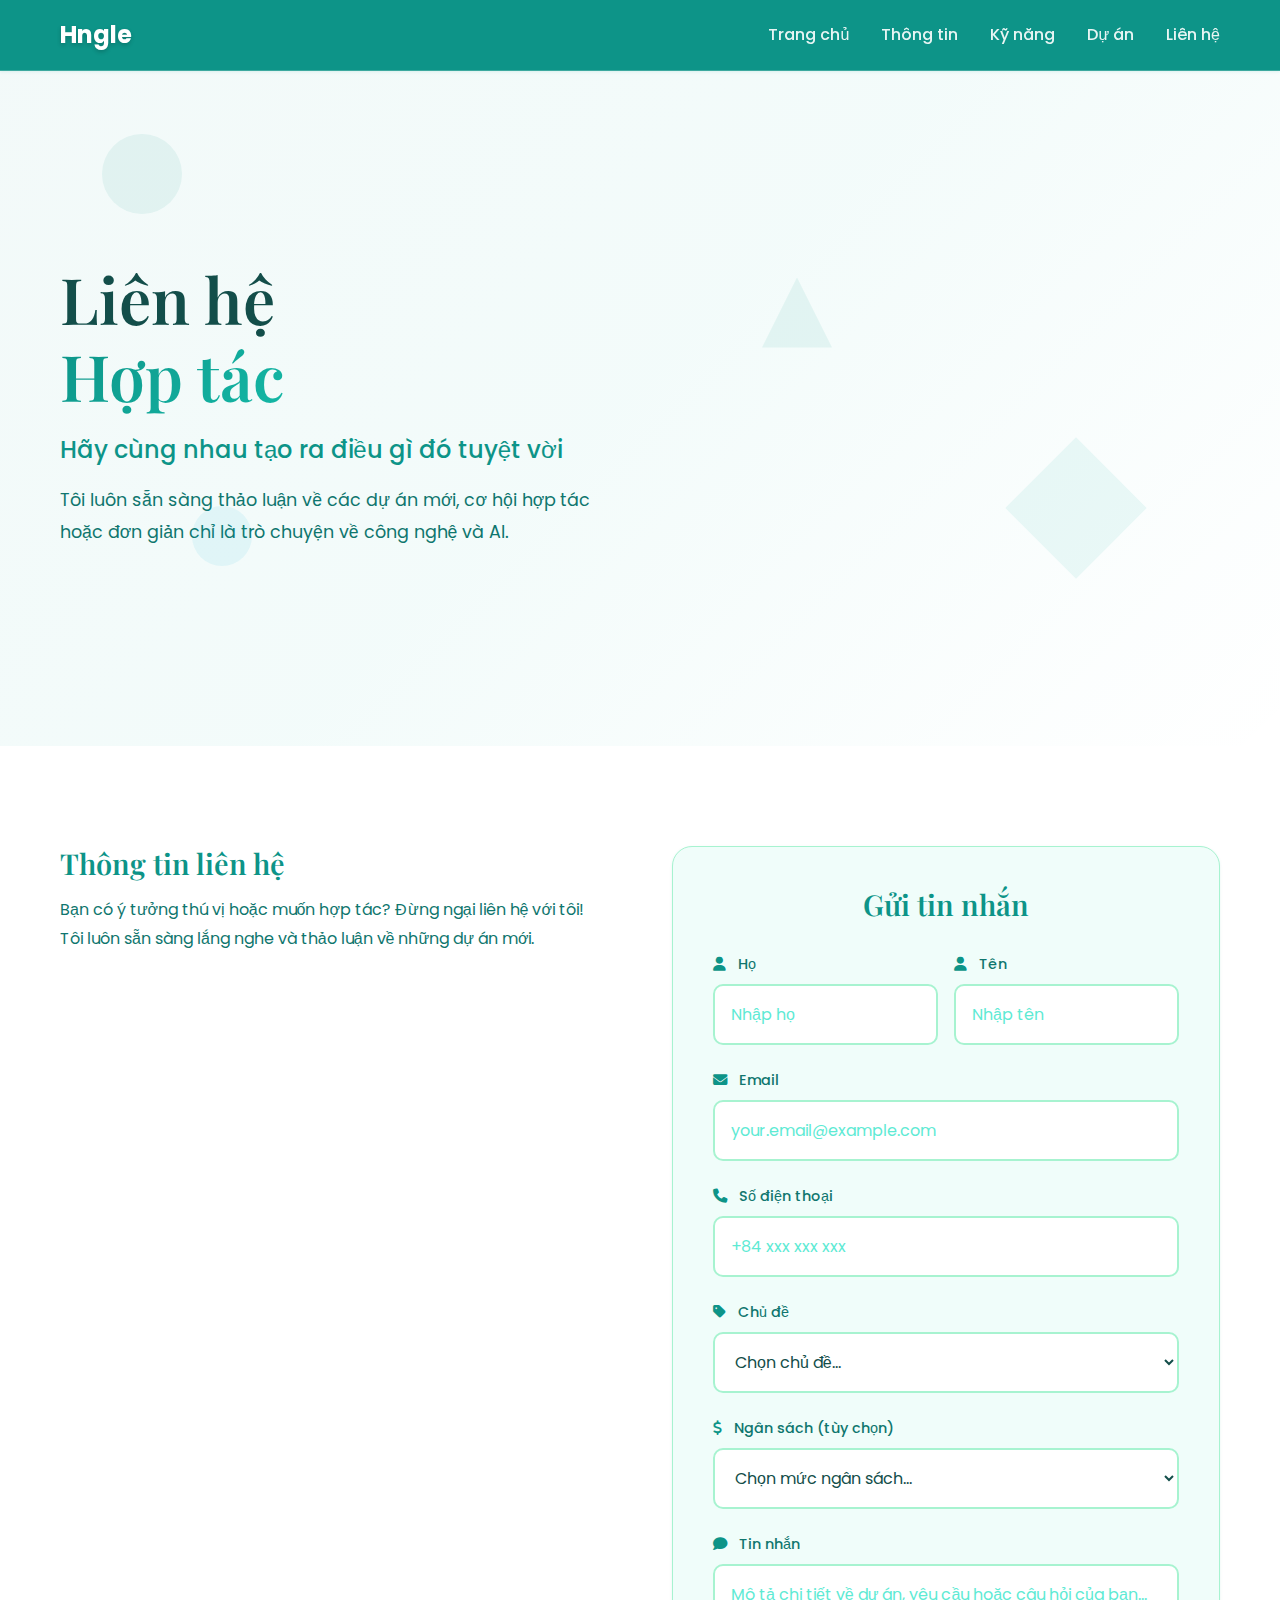
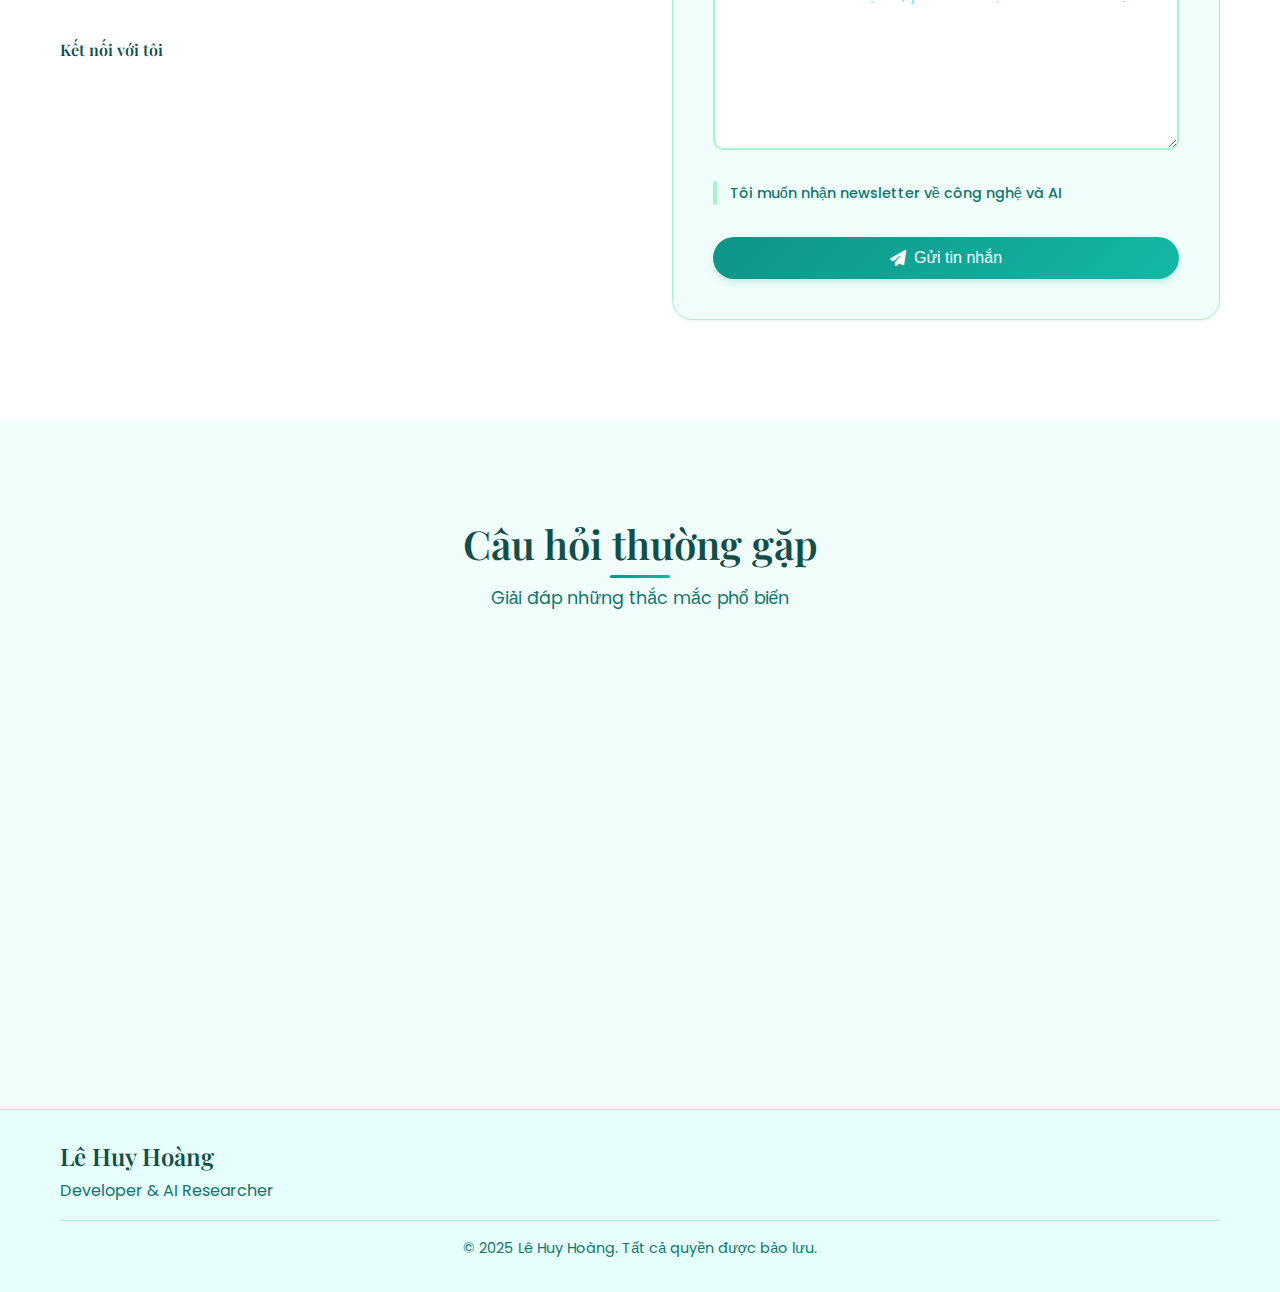
<file: contact.html>
<!DOCTYPE html>
<html lang="vi">
<head>
  <meta charset="UTF-8">
  <meta name="viewport" content="width=device-width, initial-scale=1.0">
  <meta name="description" content="Liên hệ với Lê Huy Hoàng - Developer & AI Researcher">
  <meta name="keywords" content="developer, AI, contact, hire, collaboration, freelance">
  <meta name="author" content="Lê Huy Hoàng">
  <title>Liên hệ - Lê Huy Hoàng | Portfolio</title>
  
  <!-- Favicon -->
  <link rel="icon" type="image/x-icon" href="data:image/svg+xml,<svg xmlns='http://www.w3.org/2000/svg' viewBox='0 0 100 100'><text y='.9em' font-size='90'>🚀</text></svg>">
  
  <!-- Google Fonts -->
  <link rel="preconnect" href="https://fonts.googleapis.com">
  <link rel="preconnect" href="https://fonts.gstatic.com" crossorigin>
  <link href="https://fonts.googleapis.com/css2?family=Poppins:wght@300;400;500;600;700&family=Playfair+Display:wght@400;500;700&display=swap" rel="stylesheet">
  
  <!-- Font Awesome -->
  <link rel="stylesheet" href="https://cdnjs.cloudflare.com/ajax/libs/font-awesome/6.4.0/css/all.min.css">
  
  <!-- Custom CSS -->
  <link rel="stylesheet" href="style.css">
</head>
<body>
  <!-- Navigation -->
  <nav class="navbar">
    <div class="nav-container">
      <div class="nav-brand">
        <a href="index.html" class="logo">Hngle</a>
      </div>
      <ul class="nav-menu">
        <li><a href="index.html">Trang chủ</a></li>
        <li><a href="info.html">Thông tin</a></li>
        <li><a href="skills.html">Kỹ năng</a></li>
        <li><a href="projects.html">Dự án</a></li>
        <li><a href="contact.html">Liên hệ</a></li>
      </ul>
      <div class="hamburger">
        <span></span>
        <span></span>
        <span></span>
      </div>
    </div>
  </nav>

  <!-- Breadcrumb -->
  <div class="breadcrumb">
    <div class="container">
      <div class="breadcrumb-nav">
        <a href="index.html"><i class="fas fa-home"></i> Trang chủ</a>
        <span><i class="fas fa-chevron-right"></i></span>
        <span>Liên hệ</span>
      </div>
    </div>
  </div>

  <!-- Hero Section -->
  <section class="info-hero">
    <div class="floating-shapes">
      <div class="shape shape-1"></div>
      <div class="shape shape-2"></div>
      <div class="shape shape-3"></div>
      <div class="shape shape-4"></div>
    </div>
    <div class="container">
      <div class="hero-content">
        <div class="hero-text">
          <h1 class="hero-title">
            Liên hệ <br>
            <span class="text-gradient">Hợp tác</span>
          </h1>
          <p class="hero-subtitle">Hãy cùng nhau tạo ra điều gì đó tuyệt vời</p>
          <p class="hero-description">
            Tôi luôn sẵn sàng thảo luận về các dự án mới, cơ hội hợp tác 
            hoặc đơn giản chỉ là trò chuyện về công nghệ và AI.
          </p>
        </div>
      </div>
    </div>
  </section>

  <!-- Contact Section -->
  <section class="contact-detailed">
    <div class="container">
      <div class="contact-content">
        <div class="contact-info">
          <h3>Thông tin liên hệ</h3>
          <p>
            Bạn có ý tưởng thú vị hoặc muốn hợp tác? Đừng ngại liên hệ với tôi! 
            Tôi luôn sẵn sàng lắng nghe và thảo luận về những dự án mới.
          </p>
          
          <div class="contact-methods">
            <div class="contact-item">
              <div class="contact-icon">
                <i class="fas fa-envelope"></i>
              </div>
              <div class="contact-details">
                <h4>Email</h4>
                <p>lehuyhoang840@gmail.com</p>
                <span>Phản hồi trong 24h</span>
              </div>
            </div>
            
            <div class="contact-item">
              <div class="contact-icon">
                <i class="fas fa-phone"></i>
              </div>
              <div class="contact-details">
                <h4>Điện thoại</h4>
                <p>+84 xxx xxx xxx</p>
                <span>9:00 - 21:00 (GMT+7)</span>
              </div>
            </div>
            
            <div class="contact-item">
              <div class="contact-icon">
                <i class="fas fa-map-marker-alt"></i>
              </div>
              <div class="contact-details">
                <h4>Địa chỉ</h4>
                <p>Việt Nam</p>
                <span>Sẵn sàng remote work</span>
              </div>
            </div>

            <div class="contact-item">
              <div class="contact-icon">
                <i class="fab fa-github"></i>
              </div>
              <div class="contact-details">
                <h4>GitHub</h4>
                <p>github.com/hoangle2302</p>
                <span>Check out my repos</span>
              </div>
            </div>
          </div>

          <div class="social-connect">
            <h4>Kết nối với tôi</h4>
            <div class="social-links">
              <a href="https://github.com/hoangle2302" class="social-link github">
                <i class="fab fa-github"></i>
                <span>GitHub</span>
              </a>
              <a href="https://www.facebook.com/hng.le2/" class="social-link facebook">
                <i class="fab fa-facebook"></i>
                <span>Facebook</span>
              </a>
              <a href="mailto:lehuyhoang840@gmail.com" class="social-link email">
                <i class="fas fa-envelope"></i>
                <span>Email</span>
              </a>
              <a href="https://www.instagram.com/hng.le2/" class="social-link instagram">
                <i class="fab fa-instagram"></i>
                <span>Instagram</span>
              </a>
            </div>
          </div>
        </div>
        
        <div class="contact-form-container">
          <h3>Gửi tin nhắn</h3>
          <form id="contactForm" action="https://formspree.io/f/xanpkolo" method="POST" class="contact-form">
            <!-- Định dạng email dạng bảng đẹp -->
            <input type="hidden" name="_format" value="table">
            <!-- Trường ẩn subject để email nhận có tiêu đề đẹp -->
            <input type="hidden" name="_subject" id="hiddenSubject" value="Liên hệ mới từ website">
            <div class="form-row">
              <div class="form-group">
                <label for="firstName"><i class="fas fa-user"></i> Họ</label>
                <input type="text" id="firstName" name="firstName" placeholder="Nhập họ" required>
              </div>
              <div class="form-group">
                <label for="lastName"><i class="fas fa-user"></i> Tên</label>
                <input type="text" id="lastName" name="lastName" placeholder="Nhập tên" required>
              </div>
            </div>
            <div class="form-group">
              <label for="email"><i class="fas fa-envelope"></i> Email</label>
              <input type="email" id="email" name="email" placeholder="your.email@example.com" required>
            </div>
            <div class="form-group">
              <label for="phone"><i class="fas fa-phone"></i> Số điện thoại</label>
              <input type="tel" id="phone" name="phone" placeholder="+84 xxx xxx xxx">
            </div>
            <div class="form-group">
              <label for="subject"><i class="fas fa-tag"></i> Chủ đề</label>
              <select id="subject" name="subject" required>
                <option value="">Chọn chủ đề...</option>
                <option value="🤝 Hợp tác dự án">🤝 Hợp tác dự án</option>
                <option value="💼 Cơ hội việc làm">💼 Cơ hội việc làm</option>
                <option value="💻 Freelance work">💻 Freelance work</option>
                <option value="🧠 Tư vấn kỹ thuật">🧠 Tư vấn kỹ thuật</option>
                <option value="❓ Câu hỏi">❓ Câu hỏi</option>
                <option value="💭 Khác">💭 Khác</option>
              </select>
            </div>
            <div class="form-group">
              <label for="budget"><i class="fas fa-dollar-sign"></i> Ngân sách (tùy chọn)</label>
              <select id="budget" name="budget">
                <option value="">Chọn mức ngân sách...</option>
                <option value="Dưới 1.000 USD">Dưới 1.000 USD</option>
                <option value="1.000 - 5.000 USD">1.000 - 5.000 USD</option>
                <option value="5.000 - 10.000 USD">5.000 - 10.000 USD</option>
                <option value="Trên 10.000 USD">Trên 10.000 USD</option>
                <option value="Thảo luận">Thảo luận</option>
              </select>
            </div>
            <div class="form-group">
              <label for="message"><i class="fas fa-comment"></i> Tin nhắn</label>
              <textarea id="message" name="message" rows="6" 
                        placeholder="Mô tả chi tiết về dự án, yêu cầu hoặc câu hỏi của bạn..." required></textarea>
            </div>
            <div class="form-group checkbox-group">
              <label class="checkbox-label">
                <input type="checkbox" id="newsletter" name="newsletter">
                <span class="checkbox-custom"></span>
                Tôi muốn nhận newsletter về công nghệ và AI
              </label>
            </div>
            <button type="submit" class="btn btn-primary btn-full">
              <i class="fas fa-paper-plane"></i>
              <span>Gửi tin nhắn</span>
            </button>
          </form>
          <div id="form-success" style="display:none; margin-top:2rem; color:var(--success-color); font-size:1.1rem; text-align:center;">
            <i class="fas fa-check-circle"></i> Cảm ơn bạn đã liên hệ! Tôi sẽ phản hồi sớm nhất có thể.
          </div>
        </div>
      </div>
    </div>
  </section>

  <!-- FAQ Section -->
  <section class="faq-section">
    <div class="container">
      <div class="section-header">
        <h2 class="section-title">Câu hỏi thường gặp</h2>
        <p class="section-subtitle">Giải đáp những thắc mắc phổ biến</p>
      </div>
      
      <div class="faq-grid">
        <div class="faq-item">
          <div class="faq-question">
            <h4>Bạn có nhận làm freelance không?</h4>
            <i class="fas fa-chevron-down"></i>
          </div>
          <div class="faq-answer">
            <p>Có, tôi có nhận các dự án freelance về AI/ML, web development và game development. 
            Vui lòng liên hệ để thảo luận chi tiết về yêu cầu và timeline.</p>
          </div>
        </div>

        <div class="faq-item">
          <div class="faq-question">
            <h4>Thời gian phản hồi email là bao lâu?</h4>
            <i class="fas fa-chevron-down"></i>
          </div>
          <div class="faq-answer">
            <p>Tôi thường phản hồi email trong vòng 24 giờ làm việc. Đối với các dự án urgent, 
            có thể liên hệ qua điện thoại để được hỗ trợ nhanh hơn.</p>
          </div>
        </div>

        <div class="faq-item">
          <div class="faq-question">
            <h4>Bạn có thể mentor/hướng dẫn sinh viên không?</h4>
            <i class="fas fa-chevron-down"></i>
          </div>
          <div class="faq-answer">
            <p>Tôi rất sẵn lòng chia sẻ kinh nghiệm và hướng dẫn sinh viên về lập trình, AI/ML. 
            Có thể trao đổi qua email hoặc video call tùy theo thời gian.</p>
          </div>
        </div>

        <div class="faq-item">
          <div class="faq-question">
            <h4>Công nghệ nào bạn chuyên về nhất?</h4>
            <i class="fas fa-chevron-down"></i>
          </div>
          <div class="faq-answer">
            <p>Tôi chuyên sâu về Python cho AI/ML (YOLO, OpenCV, TensorFlow), JavaScript cho web development, 
            và có kinh nghiệm với các framework như React, Node.js.</p>
          </div>
        </div>
      </div>
    </div>
  </section>

  <!-- Footer -->
  <footer class="footer">
    <div class="container">
      <div class="footer-content">
        <div class="footer-main">
          <h3>Lê Huy Hoàng</h3>
          <p>Developer & AI Researcher</p>
        </div>
        <div class="footer-social">
          <a href="https://github.com/hoangle2302" class="social-link">
            <i class="fab fa-github"></i>
          </a>
          <a href="https://www.facebook.com/hng.le2/" class="social-link">
            <i class="fab fa-facebook"></i>
          </a>
          <a href="mailto:lehuyhoang840@gmail.com" class="social-link">
            <i class="fas fa-envelope"></i>
          </a>
          <a href="https://www.youtube.com/@lehuyhoang2302" class="social-link">
            <i class="fab fa-youtube"></i>
          </a>
        </div>
      </div>
      <div class="footer-bottom">
        <p>&copy; 2025 Lê Huy Hoàng. Tất cả quyền được bảo lưu.</p>
      </div>
    </div>
  </footer>

  <!-- Scroll to top -->
  <button id="scrollToTop" class="scroll-top">
    <i class="fas fa-chevron-up"></i>
  </button>

  <!-- JavaScript -->
  <script>
    // Mobile Navigation
    const hamburger = document.querySelector('.hamburger');
    const navMenu = document.querySelector('.nav-menu');

    hamburger.addEventListener('click', () => {
      hamburger.classList.toggle('active');
      navMenu.classList.toggle('active');
    });

    document.querySelectorAll('.nav-menu a').forEach(n => n.addEventListener('click', () => {
      hamburger.classList.remove('active');
      navMenu.classList.remove('active');
    }));

    // Navbar scroll effect
    window.addEventListener('scroll', () => {
      const navbar = document.querySelector('.navbar');
      if (window.scrollY > 100) {
        navbar.style.background = 'var(--primary-color)';
        navbar.style.boxShadow = '0 4px 20px rgba(0, 148, 136, 0.3)';
      } else {
        navbar.style.background = 'var(--primary-color)';
        navbar.style.boxShadow = '0 1px 3px rgba(0, 148, 136, 0.1)';
      }
    });

    // Scroll to top
    const scrollToTopBtn = document.getElementById('scrollToTop');
    window.addEventListener('scroll', () => {
      if (window.scrollY > 300) {
        scrollToTopBtn.classList.add('visible');
      } else {
        scrollToTopBtn.classList.remove('visible');
      }
    });
    scrollToTopBtn.addEventListener('click', () => {
      window.scrollTo({ top: 0, behavior: 'smooth' });
    });

    // Contact form handling
    const contactForm = document.getElementById('contactForm');
    contactForm.addEventListener('submit', function(e) {
      e.preventDefault();
      
      const submitBtn = this.querySelector('button[type="submit"]');
      const btnText = submitBtn.querySelector('span');
      const btnLoader = submitBtn.querySelector('.btn-loader');
      
      // Show loading state
      btnText.style.display = 'none';
      btnLoader.style.display = 'inline-block';
      submitBtn.disabled = true;
      
      // Simulate form submission (replace with actual form submission logic)
      setTimeout(() => {
        // Reset button state
        btnText.style.display = 'inline';
        btnLoader.style.display = 'none';
        submitBtn.disabled = false;
        
        // Show success message
        showNotification('Cảm ơn bạn đã liên hệ! Tôi sẽ phản hồi sớm nhất có thể. 😊', 'success');
        
        // Reset form
        this.reset();
      }, 2000);
    });

    // Hiển thị thông báo gửi thành công cho Formspree
    document.addEventListener('DOMContentLoaded', function() {
      var form = document.getElementById('contactForm');
      if (form) {
        form.addEventListener('submit', function(e) {
          e.preventDefault();
          var formData = new FormData(form);
          var xhr = new XMLHttpRequest();
          xhr.open('POST', form.action);
          xhr.setRequestHeader('Accept', 'application/json');
          xhr.onreadystatechange = function() {
            if (xhr.readyState !== XMLHttpRequest.DONE) return;
            if (xhr.status === 200) {
              form.style.display = 'none';
              document.getElementById('form-success').style.display = 'block';
            } else {
              alert('Có lỗi xảy ra, vui lòng thử lại sau!');
            }
          };
          xhr.send(formData);
        });
      }
    });

    // Cập nhật subject động theo lựa chọn của user
    document.addEventListener('DOMContentLoaded', function() {
      var subjectSelect = document.getElementById('subject');
      var hiddenSubject = document.getElementById('hiddenSubject');
      if (subjectSelect && hiddenSubject) {
        subjectSelect.addEventListener('change', function() {
          if (subjectSelect.value) {
            hiddenSubject.value = `[${subjectSelect.value}] Liên hệ mới từ website`;
          } else {
            hiddenSubject.value = 'Liên hệ mới từ website';
          }
        });
      }
    });

    // FAQ accordion
    document.querySelectorAll('.faq-question').forEach(question => {
      question.addEventListener('click', () => {
        const faqItem = question.parentElement;
        const answer = faqItem.querySelector('.faq-answer');
        const icon = question.querySelector('i');
        
        // Close other open items
        document.querySelectorAll('.faq-item').forEach(item => {
          if (item !== faqItem) {
            item.classList.remove('active');
            item.querySelector('.faq-answer').style.maxHeight = '0';
            item.querySelector('.faq-question i').style.transform = 'rotate(0deg)';
          }
        });
        
        // Toggle current item
        faqItem.classList.toggle('active');
        if (faqItem.classList.contains('active')) {
          answer.style.maxHeight = answer.scrollHeight + 'px';
          icon.style.transform = 'rotate(180deg)';
        } else {
          answer.style.maxHeight = '0';
          icon.style.transform = 'rotate(0deg)';
        }
      });
    });

    // Form validation and styling
    const formInputs = document.querySelectorAll('.form-group input, .form-group select, .form-group textarea');
    formInputs.forEach(input => {
      input.addEventListener('focus', () => {
        input.parentElement.classList.add('focused');
      });
      
      input.addEventListener('blur', () => {
        if (!input.value) {
          input.parentElement.classList.remove('focused');
        }
      });
      
      input.addEventListener('input', () => {
        if (input.value) {
          input.parentElement.classList.add('has-value');
        } else {
          input.parentElement.classList.remove('has-value');
        }
      });
    });

    // Notification system
    function showNotification(message, type = 'success') {
      const existingNotification = document.querySelector('.notification');
      if (existingNotification) {
        existingNotification.remove();
      }
      
      const notification = document.createElement('div');
      notification.className = `notification notification-${type}`;
      notification.innerHTML = `
        <div class="notification-content">
          <i class="fas fa-${type === 'success' ? 'check-circle' : 'exclamation-circle'}"></i>
          <span>${message}</span>
          <button class="notification-close">
            <i class="fas fa-times"></i>
          </button>
        </div>
      `;
      
      notification.style.cssText = `
        position: fixed; top: 100px; right: 20px;
        background: ${type === 'success' ? '#059669' : '#dc2626'};
        color: white; padding: 1rem 1.5rem; border-radius: 10px;
        box-shadow: 0 4px 20px rgba(0, 0, 0, 0.3); z-index: 10000;
        transform: translateX(400px); transition: transform 0.3s ease;
        max-width: 400px;
      `;
      
      document.body.appendChild(notification);
      
      setTimeout(() => {
        notification.style.transform = 'translateX(0)';
      }, 100);
      
      const closeBtn = notification.querySelector('.notification-close');
      closeBtn.addEventListener('click', () => {
        notification.style.transform = 'translateX(400px)';
        setTimeout(() => notification.remove(), 300);
      });
      
      setTimeout(() => {
        if (notification.parentNode) {
          notification.style.transform = 'translateX(400px)';
          setTimeout(() => notification.remove(), 300);
        }
      }, 5000);
    }

    // Animation on scroll
    const observerOptions = { threshold: 0.1, rootMargin: '0px 0px -50px 0px' };

    const animateObserver = new IntersectionObserver((entries) => {
      entries.forEach(entry => {
        if (entry.isIntersecting) {
          entry.target.style.opacity = '1';
          entry.target.style.transform = 'translateY(0)';
        }
      });
    }, observerOptions);

    document.querySelectorAll('.contact-item, .faq-item, .social-link').forEach((item, index) => {
      item.style.opacity = '0';
      item.style.transform = 'translateY(30px)';
      item.style.transition = `opacity 0.6s ease ${index * 0.1}s, transform 0.6s ease ${index * 0.1}s`;
      animateObserver.observe(item);
    });

    // Hamburger animation
    document.addEventListener('DOMContentLoaded', function() {
      const style = document.createElement('style');
      style.textContent = `
        .hamburger.active span:nth-child(1) { transform: rotate(-45deg) translate(-5px, 6px); }
        .hamburger.active span:nth-child(2) { opacity: 0; }
        .hamburger.active span:nth-child(3) { transform: rotate(45deg) translate(-5px, -6px); }
        @media (max-width: 768px) {
          .nav-menu {
            position: fixed; left: -100%; top: 70px; flex-direction: column;
            background-color: var(--bg-secondary); width: 100%; text-align: center;
            transition: 0.3s; padding: 2rem 0; box-shadow: 0 10px 27px rgba(0, 0, 0, 0.05);
          }
          .nav-menu.active { left: 0; }
          .nav-menu li { margin: 1rem 0; }
        }
      `;
      document.head.appendChild(style);
    });
  </script>
</body>
</html>
</file>
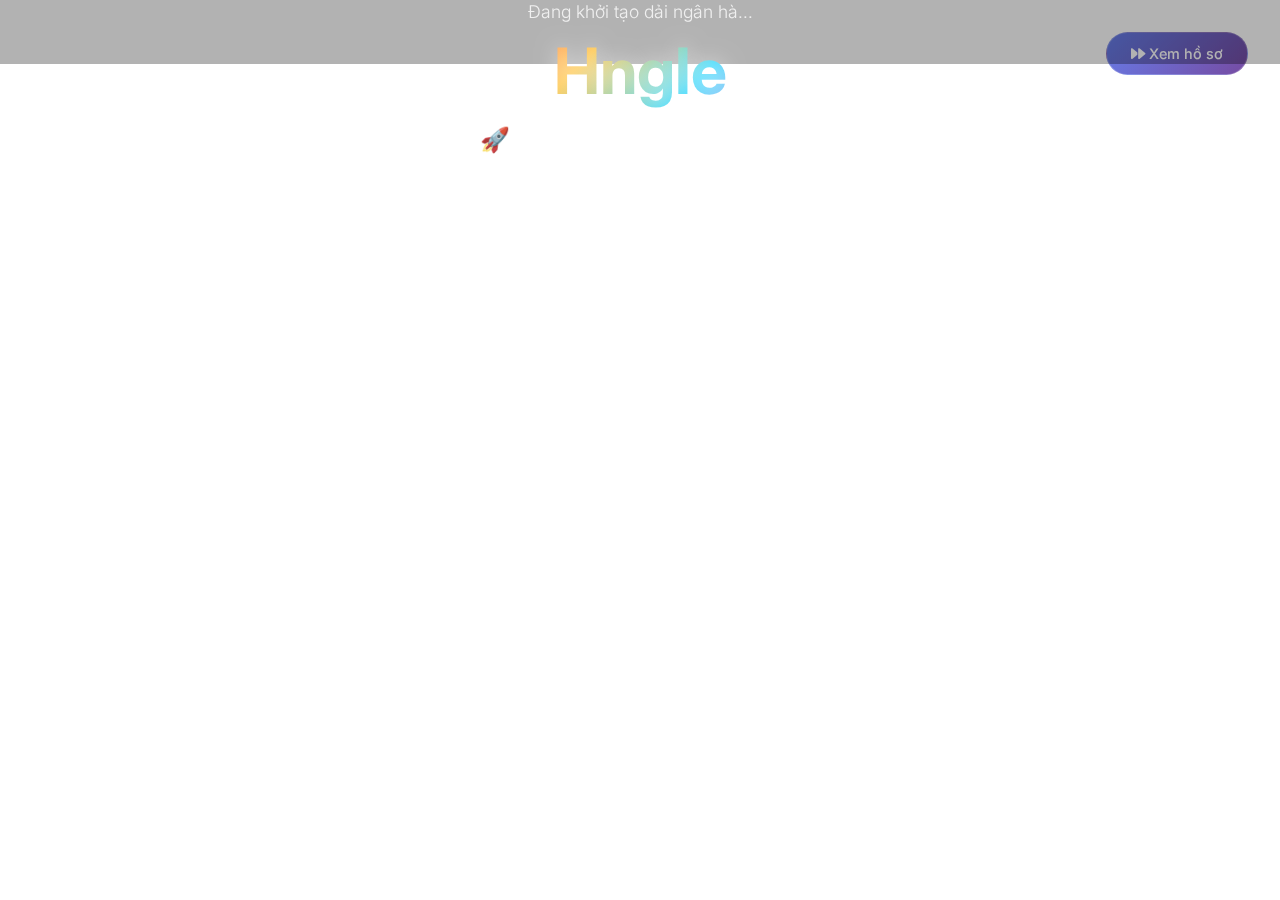
<file: galaxy.html>
<!DOCTYPE html>
<html>
<head>
    <meta charset="UTF-8">
    <title>Hngle - Welcome to the Galaxy</title>
    <link rel="preconnect" href="https://fonts.googleapis.com">
    <link rel="preconnect" href="https://fonts.gstatic.com" crossorigin>
    <link href="https://fonts.googleapis.com/css2?family=Inter:wght@300;400;500;600;700&display=swap" rel="stylesheet">
    <link rel="stylesheet" href="https://cdnjs.cloudflare.com/ajax/libs/font-awesome/6.4.0/css/all.min.css">
    <style>
        * {
            margin: 0;
            padding: 0;
            box-sizing: border-box;
        }
        
        body { 
            margin: 0; 
            overflow: hidden; 
            font-family: 'Inter', -apple-system, BlinkMacSystemFont, sans-serif;
            position: relative;
        }
        
        canvas { 
            display: block; 
            position: absolute;
            top: 0;
            left: 0;
            z-index: 1;
        }

        /* Welcome Overlay */
        .welcome-overlay {
            position: absolute;
            top: 0;
            left: 0;
            width: 100%;
            height: 100%;
            z-index: 10;
            background: rgba(0, 0, 0, 0.3);
            display: flex;
            flex-direction: column;
            justify-content: space-between;
            align-items: flex-start;
            pointer-events: none;
            padding: 2rem;
        }

        .welcome-content {
            color: white;
            pointer-events: auto;
            animation: fadeInUp 2s ease-out;
            display: flex;
            flex-direction: column;
        }

        .welcome-top {
            text-align: center;
            align-self: center;
        }

        .welcome-bottom {
            display: flex;
            flex-direction: column;
            align-items: flex-start;
            max-width: 500px;
            gap: 1.5rem;
        }

        .welcome-title {
            font-size: 4rem;
            font-weight: 700;
            margin-bottom: 1rem;
            background: linear-gradient(135deg, #ff6b6b, #feca57, #48dbfb, #ff9ff3);
            -webkit-background-clip: text;
            -webkit-text-fill-color: transparent;
            background-clip: text;
            text-shadow: 0 0 20px rgba(255, 255, 255, 0.5);
        }

        .welcome-subtitle {
            font-size: 1.5rem;
            margin-bottom: 0.5rem;
            opacity: 0.9;
            font-weight: 300;
        }

        .welcome-description {
            font-size: 1.1rem;
            opacity: 0.8;
            line-height: 1.6;
            text-align: left;
        }

        .portfolio-btn {
            display: inline-flex;
            align-items: center;
            gap: 0.75rem;
            padding: 1.25rem 2.5rem;
            background: linear-gradient(135deg, #667eea 0%, #764ba2 100%);
            color: white;
            text-decoration: none;
            border-radius: 50px;
            font-size: 1.1rem;
            font-weight: 600;
            transition: all 0.3s cubic-bezier(0.4, 0, 0.2, 1);
            box-shadow: 0 10px 30px rgba(102, 126, 234, 0.3);
            position: relative;
            overflow: hidden;
            white-space: nowrap;
            align-self: flex-start;
        }

        .portfolio-btn::before {
            content: '';
            position: absolute;
            top: 0;
            left: -100%;
            width: 100%;
            height: 100%;
            background: linear-gradient(90deg, transparent, rgba(255, 255, 255, 0.2), transparent);
            transition: all 0.6s;
        }

        .portfolio-btn:hover::before {
            left: 100%;
        }

        .portfolio-btn:hover {
            transform: translateY(-3px) scale(1.05);
            box-shadow: 0 20px 40px rgba(102, 126, 234, 0.4);
        }

        .portfolio-btn i {
            font-size: 1.2rem;
        }

        /* Bottom Section */
        .bottom-section {
            position: absolute;
            bottom: 2rem;
            left: 50%;
            transform: translateX(-50%);
            z-index: 10;
            text-align: center;
            animation: fadeInUp 3s ease-out;
            display: flex;
            flex-direction: column;
            align-items: center;
            gap: 2rem;
        }

        .portfolio-btn-bottom {
            display: inline-flex;
            align-items: center;
            gap: 0.75rem;
            padding: 1.25rem 2.5rem;
            background: linear-gradient(135deg, #667eea 0%, #764ba2 100%);
            color: white;
            text-decoration: none;
            border-radius: 50px;
            font-size: 1.1rem;
            font-weight: 600;
            transition: all 0.3s cubic-bezier(0.4, 0, 0.2, 1);
            box-shadow: 0 10px 30px rgba(102, 126, 234, 0.3);
            position: relative;
            overflow: hidden;
            white-space: nowrap;
        }

        .portfolio-btn-bottom::before {
            content: '';
            position: absolute;
            top: 0;
            left: -100%;
            width: 100%;
            height: 100%;
            background: linear-gradient(90deg, transparent, rgba(255, 255, 255, 0.2), transparent);
            transition: all 0.6s;
        }

        .portfolio-btn-bottom:hover::before {
            left: 100%;
        }

        .portfolio-btn-bottom:hover {
            transform: translateY(-3px) scale(1.05);
            box-shadow: 0 20px 40px rgba(102, 126, 234, 0.4);
        }

        .portfolio-btn-bottom i {
            font-size: 1.2rem;
        }

        /* Instructions */
        .galaxy-instructions {
            text-align: center;
            color: rgba(255, 255, 255, 0.8);
            font-size: 0.9rem;
        }

        .galaxy-instructions p {
            margin-bottom: 0.5rem;
            display: flex;
            align-items: center;
            justify-content: center;
            gap: 0.5rem;
        }

        .galaxy-instructions i {
            color: #48dbfb;
        }

        /* Skip Button */
        .skip-btn {
            position: absolute;
            top: 2rem;
            right: 2rem;
            z-index: 10;
            background: linear-gradient(135deg, #667eea 0%, #764ba2 100%);
            backdrop-filter: blur(10px);
            border: 1px solid rgba(255, 255, 255, 0.2);
            color: white;
            padding: 0.75rem 1.5rem;
            border-radius: 25px;
            text-decoration: none;
            font-weight: 500;
            transition: all 0.3s ease;
            font-size: 0.9rem;
        }

        .skip-btn:hover {
            background: rgba(255, 255, 255, 0.2);
            transform: translateY(-2px);
        }

        /* Animations */
        @keyframes fadeInUp {
            from {
                opacity: 0;
                transform: translateY(50px);
            }
            to {
                opacity: 1;
                transform: translateY(0);
            }
        }

        @keyframes pulse {
            0%, 100% {
                transform: scale(1);
            }
            50% {
                transform: scale(1.05);
            }
        }

        .pulse {
            animation: pulse 2s infinite;
        }

        /* Responsive */
        @media (max-width: 768px) {
            .welcome-overlay {
                padding: 1.5rem 1rem;
            }
            
            .welcome-title {
                font-size: 2.5rem;
            }
            
            .welcome-subtitle {
                font-size: 1.2rem;
            }
            
            .welcome-bottom {
                align-items: center;
                text-align: center;
            }
            
            .welcome-description {
                font-size: 1rem;
                max-width: 100%;
                text-align: center;
            }
            
            .bottom-section {
                bottom: 1rem;
                gap: 1.5rem;
            }
            
            .portfolio-btn-bottom {
                padding: 1rem 2rem;
                font-size: 1rem;
            }
            
            .skip-btn {
                top: 1rem;
                right: 1rem;
                padding: 0.5rem 1rem;
            }
            
            .galaxy-instructions {
                font-size: 0.8rem;
            }
        }

        /* Loading Animation */
        .loading-overlay {
            position: absolute;
            top: 0;
            left: 0;
            width: 100%;
            height: 100%;
            background: linear-gradient(135deg, #0c0c0c 0%, #1a1a2e 50%, #16213e 100%);
            z-index: 100;
            display: flex;
            align-items: center;
            justify-content: center;
            flex-direction: column;
            color: white;
            transition: opacity 1s ease-out;
        }

        .loading-overlay.hidden {
            opacity: 0;
            pointer-events: none;
        }

        .loading-spinner {
            width: 60px;
            height: 60px;
            border: 3px solid rgba(255, 255, 255, 0.1);
            border-top: 3px solid #48dbfb;
            border-radius: 50%;
            animation: spin 1s linear infinite;
            margin-bottom: 1rem;
        }

        .loading-text {
            font-size: 1.1rem;
            font-weight: 300;
            opacity: 0.8;
        }

        @keyframes spin {
            0% { transform: rotate(0deg); }
            100% { transform: rotate(360deg); }
        }
    </style>
</head>
<body>
    <!-- Loading Overlay -->
    <div class="loading-overlay" id="loadingOverlay">
        <div class="loading-spinner"></div>
        <div class="loading-text">Đang khởi tạo dải ngân hà...</div>
    </div>

    <!-- Skip Button -->
    <a href="index.html" class="skip-btn">
        <i class="fas fa-forward"></i> Xem hồ sơ
    </a>

    <!-- Welcome Overlay -->
    <div class="welcome-overlay">
        <div class="welcome-content welcome-top">
            <h1 class="welcome-title">Hngle</h1>
            <h2 class="welcome-subtitle">🚀 Developer & AI Researcher</h2>
        </div>
    </div>

    <!-- Bottom Section -->
    <div class="bottom-section">
        <a href="index.html" class="portfolio-btn-bottom pulse">
            <i class="fas fa-rocket"></i>
            Khám phá Portfolio
        </a>
        
        <div class="galaxy-instructions">
            <p><i class="fas fa-mouse"></i> Kéo để xoay galaxy</p>
            <p><i class="fas fa-scroll"></i> Cuộn để zoom</p>
        </div>
    </div>

    <canvas></canvas>
    <script type="module">
        import { AdditiveBlending, BufferAttribute, BufferGeometry, CanvasTexture, Color, PerspectiveCamera, Points, RawShaderMaterial, Scene, WebGLRenderer } from "https://cdn.skypack.dev/three@0.136.0"
import { OrbitControls } from "https://cdn.skypack.dev/three@0.136.0/examples/jsm/controls/OrbitControls"
import { TWEEN } from "https://cdn.skypack.dev/three@0.136.0/examples/jsm/libs/tween.module.min.js"


const canvas = document.querySelector('canvas');
console.clear()
// ------------------------ //
// SETUP

const count = 128 ** 2

const scene = new Scene()

const camera = new PerspectiveCamera(
  60, innerWidth / innerHeight, 0.1, 100
)
camera.position.set(0, 2, 3)

const renderer = new WebGLRenderer({ canvas })
renderer.setSize(innerWidth, innerHeight)
renderer.setPixelRatio(Math.min(window.devicePixelRatio, 2))

const orbit = new OrbitControls(camera, canvas)



// ------------------------ //
// STAR ALPHA TEXTURE

const ctx = document.createElement("canvas").getContext("2d")
ctx.canvas.width = ctx.canvas.height = 32

ctx.fillStyle = "#000"
ctx.fillRect(0, 0, 32, 32)

let grd = ctx.createRadialGradient(16, 16, 0, 16, 16, 16)
grd.addColorStop(0.0, "#fff")
grd.addColorStop(1.0, "#000")
ctx.fillStyle = grd
ctx.beginPath()
ctx.rect(15, 0, 2, 32)
ctx.fill()
ctx.beginPath()
ctx.rect(0, 15, 32, 2)
ctx.fill()

grd = ctx.createRadialGradient(16, 16, 0, 16, 16, 16)
grd.addColorStop(0.1, "#ffff")
grd.addColorStop(0.6, "#0000")
ctx.fillStyle = grd
ctx.fillRect(0, 0, 32, 32)

const alphaMap = new CanvasTexture(ctx.canvas)



// ------------------------ //
// GALAXY

const galaxyGeometry = new BufferGeometry()

const galaxyPosition = new Float32Array(count * 3)
const galaxySeed = new Float32Array(count * 3)
const galaxySize = new Float32Array(count)

for (let i = 0; i < count; i++) {
  galaxyPosition[i * 3] = i / count
  galaxySeed[i * 3 + 0] = Math.random()
  galaxySeed[i * 3 + 1] = Math.random()
  galaxySeed[i * 3 + 2] = Math.random()
  galaxySize[i] = Math.random() * 2 + 0.5
}

galaxyGeometry.setAttribute(
  "position", new BufferAttribute(galaxyPosition, 3)
)
galaxyGeometry.setAttribute(
  "size", new BufferAttribute(galaxySize, 1)
)
galaxyGeometry.setAttribute(
  "seed", new BufferAttribute(galaxySeed, 3)
)



const innColor = new Color("#f40")
const outColor = new Color("#a7f")

const galaxyMaterial = new RawShaderMaterial({

  uniforms: {
    uTime: { value: 0 },
    uSize: { value: renderer.getPixelRatio() },
    uBranches: { value: 3 },
    uRadius: { value: 0 },
    uSpin: { value: Math.PI * 0.25 },
    uRandomness: { value: 0 },
    uAlphaMap: { value: alphaMap },
    uColorInn: { value: innColor },
    uColorOut: { value: outColor },
  },

  vertexShader:
`
precision highp float;

attribute vec3 position;
attribute float size;
attribute vec3 seed;
uniform mat4 projectionMatrix;
uniform mat4 modelViewMatrix;

uniform float uTime;
uniform float uSize;
uniform float uBranches;
uniform float uRadius;
uniform float uSpin;
uniform float uRandomness;

varying float vDistance;

#define PI  3.14159265359
#define PI2 6.28318530718

#include <random, scatter>



void main() {

  vec3 p = position;
  float st = sqrt(p.x);
  float qt = p.x * p.x;
  float mt = mix(st, qt, p.x);

  // Offset positions by spin (farther wider) and branch num
  float angle = qt * uSpin * (2.0 - sqrt(1.0 - qt));
  float branchOffset = (PI2 / uBranches) * floor(seed.x * uBranches);
  p.x = position.x * cos(angle + branchOffset) * uRadius;
  p.z = position.x * sin(angle + branchOffset) * uRadius;

  // Scatter positions & scale down by Y-axis
  p += scatter(seed) * random(seed.zx) * uRandomness * mt;
  p.y *= 0.5 + qt * 0.5;

  // Rotate (center faster)
  vec3 temp = p;
  float ac = cos(-uTime * (2.0 - st) * 0.5);
  float as = sin(-uTime * (2.0 - st) * 0.5);
  p.x = temp.x * ac - temp.z * as;
  p.z = temp.x * as + temp.z * ac;



  vDistance = mt;

  vec4 mvp = modelViewMatrix * vec4(p, 1.0);
  gl_Position = projectionMatrix * mvp;
  gl_PointSize = (10.0 * size * uSize) / -mvp.z;
}
`,

  fragmentShader:
`
precision highp float;

uniform vec3 uColorInn;
uniform vec3 uColorOut;
uniform sampler2D uAlphaMap;

varying float vDistance;

#define PI  3.14159265359



void main() {
  vec2 uv = vec2(gl_PointCoord.x, 1.0 - gl_PointCoord.y);
  float a = texture2D(uAlphaMap, uv).g;
  if (a < 0.1) discard;

  vec3 color = mix(uColorInn, uColorOut, vDistance);
  float c = step(0.99, (sin(gl_PointCoord.x * PI) + sin(gl_PointCoord.y * PI)) * 0.5);
  color = max(color, vec3(c));

  gl_FragColor = vec4(color, a);
}
`,

  transparent: true,
  depthTest: false,
  depthWrite: false,
  blending: AdditiveBlending,
})



const galaxy = new Points(galaxyGeometry, galaxyMaterial)
galaxy.material.onBeforeCompile = (shader) => {
  shader.vertexShader = shader.vertexShader
    .replace("#include <random, scatter>", shaderUtils)
}
scene.add(galaxy)



// ------------------------ //
// UNIVERSE

const universeGeometry = new BufferGeometry()

const universePosition = new Float32Array(count * 3 / 2)
const universeSeed = new Float32Array(count * 3 / 2)
const universeSize = new Float32Array(count / 2)

for (let i = 0; i < count / 2; i++) {
  universeSeed[i * 3 + 0] = Math.random()
  universeSeed[i * 3 + 1] = Math.random()
  universeSeed[i * 3 + 2] = Math.random()
  universeSize[i] = Math.random() * 2 + 0.5
}

universeGeometry.setAttribute(
  "position", new BufferAttribute(universePosition, 3)
)
universeGeometry.setAttribute(
  "seed", new BufferAttribute(universeSeed, 3)
)
universeGeometry.setAttribute(
  "size", new BufferAttribute(universeSize, 1)
)



const universeMaterial = new RawShaderMaterial({

  uniforms: {
    uTime: { value: 0 },
    uSize: galaxyMaterial.uniforms.uSize,
    uRadius: galaxyMaterial.uniforms.uRadius,
    uAlphaMap: galaxyMaterial.uniforms.uAlphaMap,
  },

  vertexShader:
`
precision highp float;

attribute vec3 seed;
attribute float size;
uniform mat4 projectionMatrix;
uniform mat4 modelViewMatrix;

uniform float uTime;
uniform float uSize;
uniform float uRadius;

#define PI  3.14159265359
#define PI2 6.28318530718

#include <random, scatter>

// Universe size factor
const float r = 3.0;
// Scale universe sphere 
const vec3 s = vec3(2.1, 1.3, 2.1);



void main() {

  vec3 p = scatter(seed) * r * s;

  // Sweep to center
  float q = random(seed.zx);
  for (int i = 0; i < 3; i++) q *= q;
  p *= q;

  // Sweep to surface
  float l = length(p) / (s.x * r);
  p = l < 0.001 ? (p / l) : p;

  // Rotate (center faster)
  vec3 temp = p;
  float ql = 1.0 - l;
  for (int i = 0; i < 3; i++) ql *= ql;
  float ac = cos(-uTime * ql);
  float as = sin(-uTime * ql);
  p.x = temp.x * ac - temp.z * as;
  p.z = temp.x * as + temp.z * ac;



  vec4 mvp = modelViewMatrix * vec4(p * uRadius, 1.0);
  gl_Position = projectionMatrix * mvp;

  // Scale up core stars
  l = (2.0 - l) * (2.0 - l);

  gl_PointSize = (r * size * uSize * l) / -mvp.z;
}
`,

  fragmentShader:
`
precision highp float;

uniform sampler2D uAlphaMap;

#define PI 3.14159265359

void main() {
  vec2 uv = vec2(gl_PointCoord.x, 1.0 - gl_PointCoord.y);
  float a = texture2D(uAlphaMap, uv).g;
  if (a < 0.1) discard;

  gl_FragColor = vec4(vec3(1.0), a);
}
`,

  transparent: true,
  depthTest: false,
  depthWrite: false,
  blending: AdditiveBlending,
})



const universe = new Points(universeGeometry, universeMaterial)
universe.material.onBeforeCompile = (shader) => {
  shader.vertexShader = shader.vertexShader
    .replace("#include <random, scatter>", shaderUtils)
}
scene.add(universe)



// ------------------------ //
// GALAXY SETTINGS (No GUI)

const u = galaxyMaterial.uniforms



// ------------------------ //
// ANIMATION

new TWEEN.Tween({
  radius: 0,
  spin: 0,
  randomness: 0,
  rotate: 0,
}).to({
  radius: 1.618,
  spin: Math.PI * 3,
  randomness: 0.5,
  rotate: Math.PI * 4,
})
.duration(5000)
.easing(TWEEN.Easing.Cubic.InOut)
// .repeat(Infinity)
// .repeatDelay(1000)
// .yoyo(true)
.onUpdate(({ radius, spin, randomness, rotate }) => {
  u.uRadius.value = radius
  u.uSpin.value = spin
  u.uRandomness.value = randomness

  galaxy.rotation.y = rotate
  universe.rotation.y = rotate / 3
})
.start()



// ------------------------ //
// LOOPER

const t = 0.001
renderer.setAnimationLoop(() => {
  galaxyMaterial.uniforms.uTime.value += t / 2
  universeMaterial.uniforms.uTime.value += t / 3
  TWEEN.update()
  orbit.update()
  renderer.render(scene, camera)
})



// ------------------------ //
// HELPERS

addEventListener("resize", () => {
  camera.aspect = innerWidth / innerHeight
  camera.updateProjectionMatrix()
  renderer.setSize(innerWidth, innerHeight)  
})

const shaderUtils =
`
float random (vec2 st) {
  return fract(sin(dot(st.xy, vec2(12.9898, 78.233))) * 43758.5453123);
}

vec3 scatter (vec3 seed) {
  float u = random(seed.xy);
  float v = random(seed.yz);
  float theta = u * 6.28318530718;
  float phi = acos(2.0 * v - 1.0);

  float sinTheta = sin(theta);
  float cosTheta = cos(theta);
  float sinPhi = sin(phi);
  float cosPhi = cos(phi);

  float x = sinPhi * cosTheta;
  float y = sinPhi * sinTheta;
  float z = cosPhi;

  return vec3(x, y, z);
}
`

// Thêm code xử lý loading và interactions
window.addEventListener('load', function() {
    // Hide loading overlay after 2 seconds
    setTimeout(() => {
        const loadingOverlay = document.getElementById('loadingOverlay');
        loadingOverlay.classList.add('hidden');
        
        // Remove loading overlay completely after transition
        setTimeout(() => {
            loadingOverlay.remove();
        }, 1000);
    }, 2000);
});

// Add keyboard shortcut to go to portfolio
document.addEventListener('keydown', function(e) {
    if (e.key === 'Enter' || e.key === ' ') {
        window.location.href = 'index.html';
    }
});

// Add click anywhere to go to portfolio (optional)
let clickTimer = null;
document.addEventListener('click', function(e) {
    // Double click anywhere to go to portfolio
    if (clickTimer === null) {
        clickTimer = setTimeout(() => {
            clickTimer = null;
        }, 300);
    } else {
        clearTimeout(clickTimer);
        clickTimer = null;
        window.location.href = 'index.html';
    }
});

// Prevent double-click on buttons from triggering portfolio navigation
document.querySelectorAll('a, button').forEach(element => {
    element.addEventListener('click', function(e) {
        e.stopPropagation();
    });
});

console.log('🌌 Galaxy Landing Page initialized');
console.log('💡 Tip: Press Enter/Space or double-click to go to portfolio');

    </script>
</body>
</html>
</file>
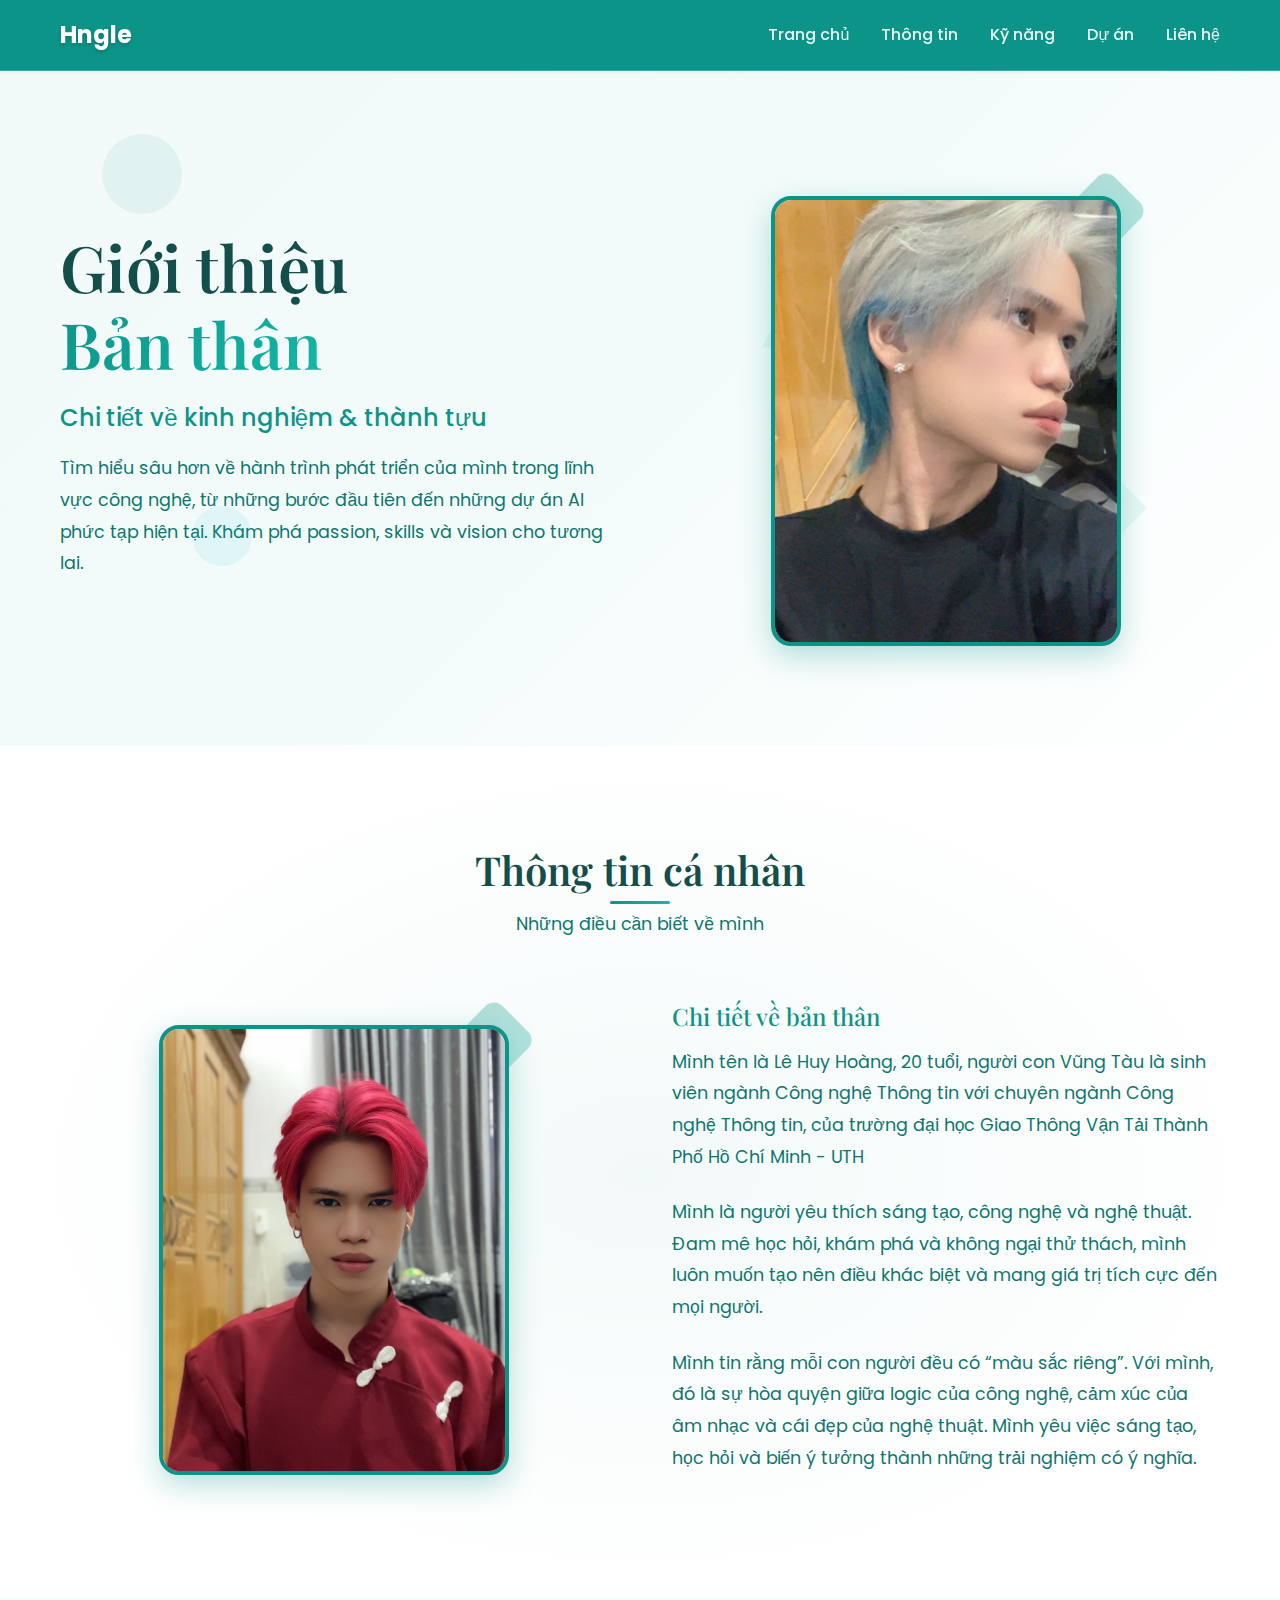
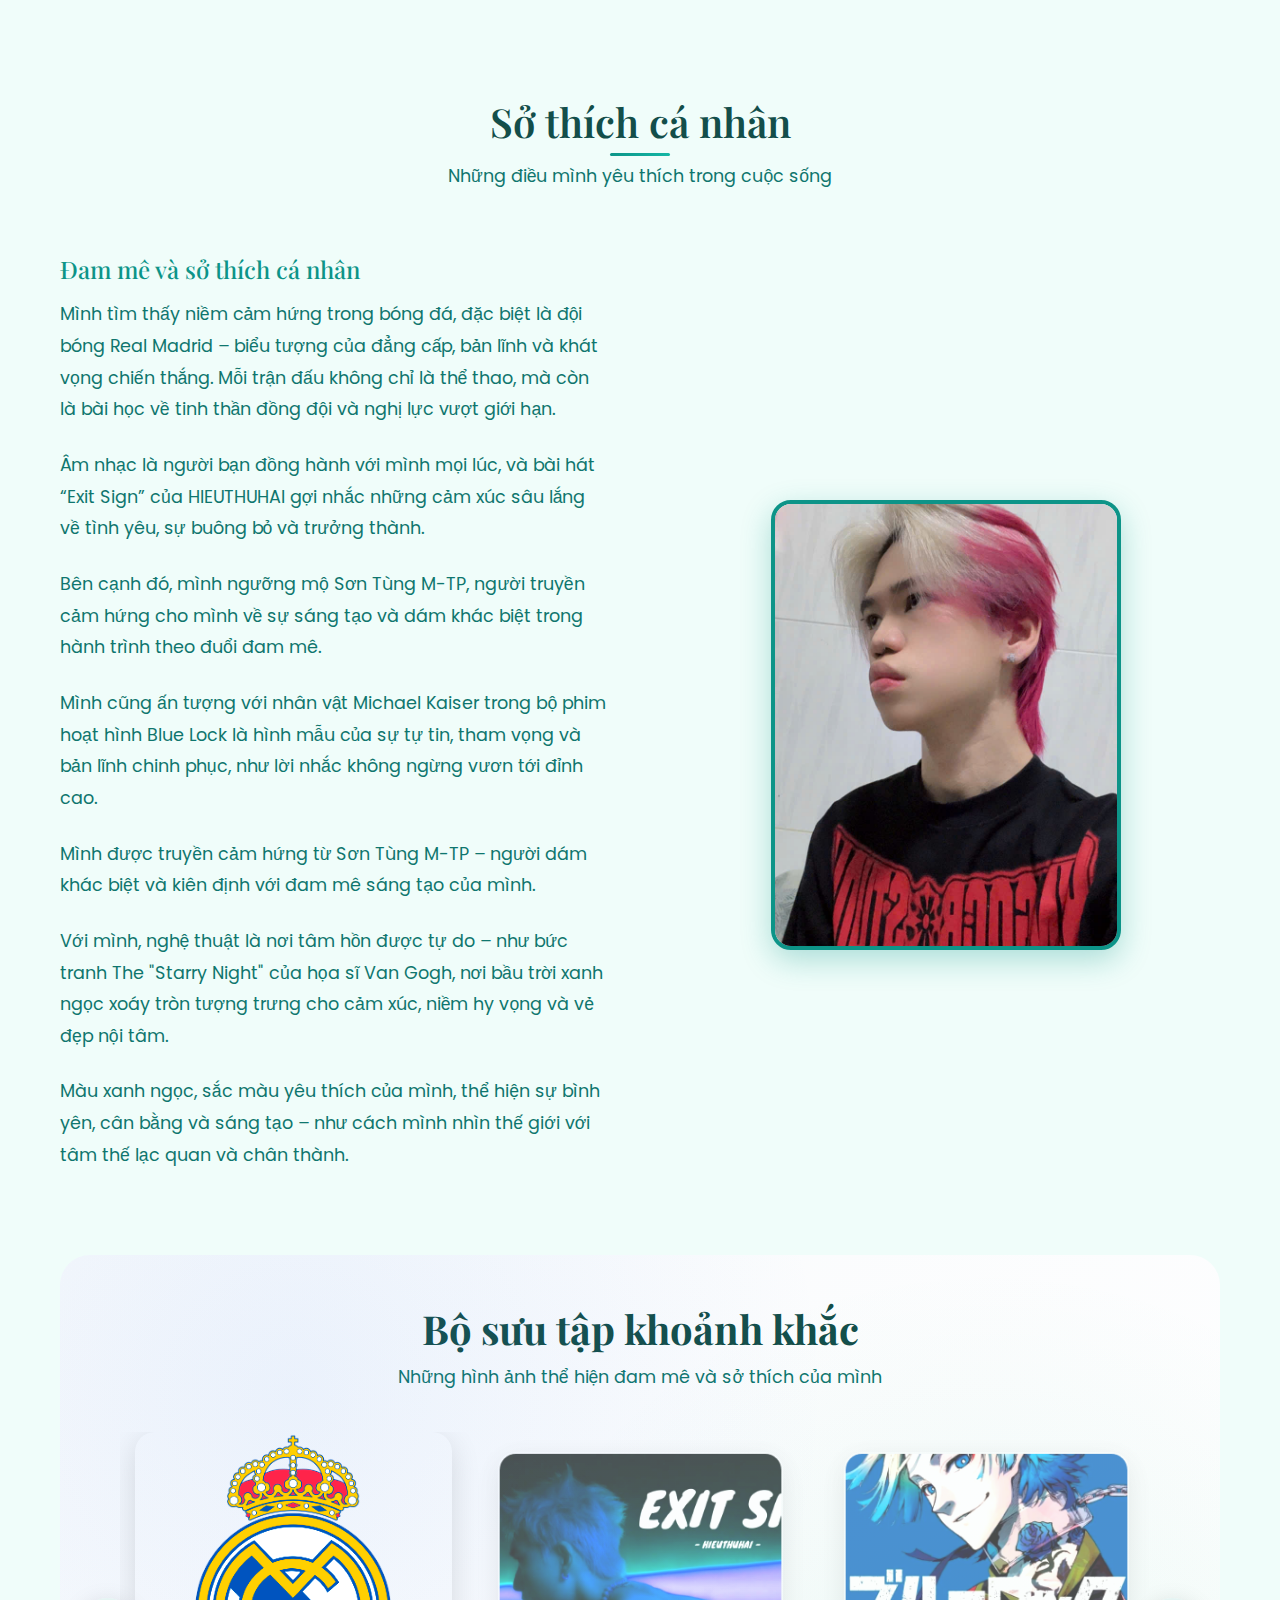
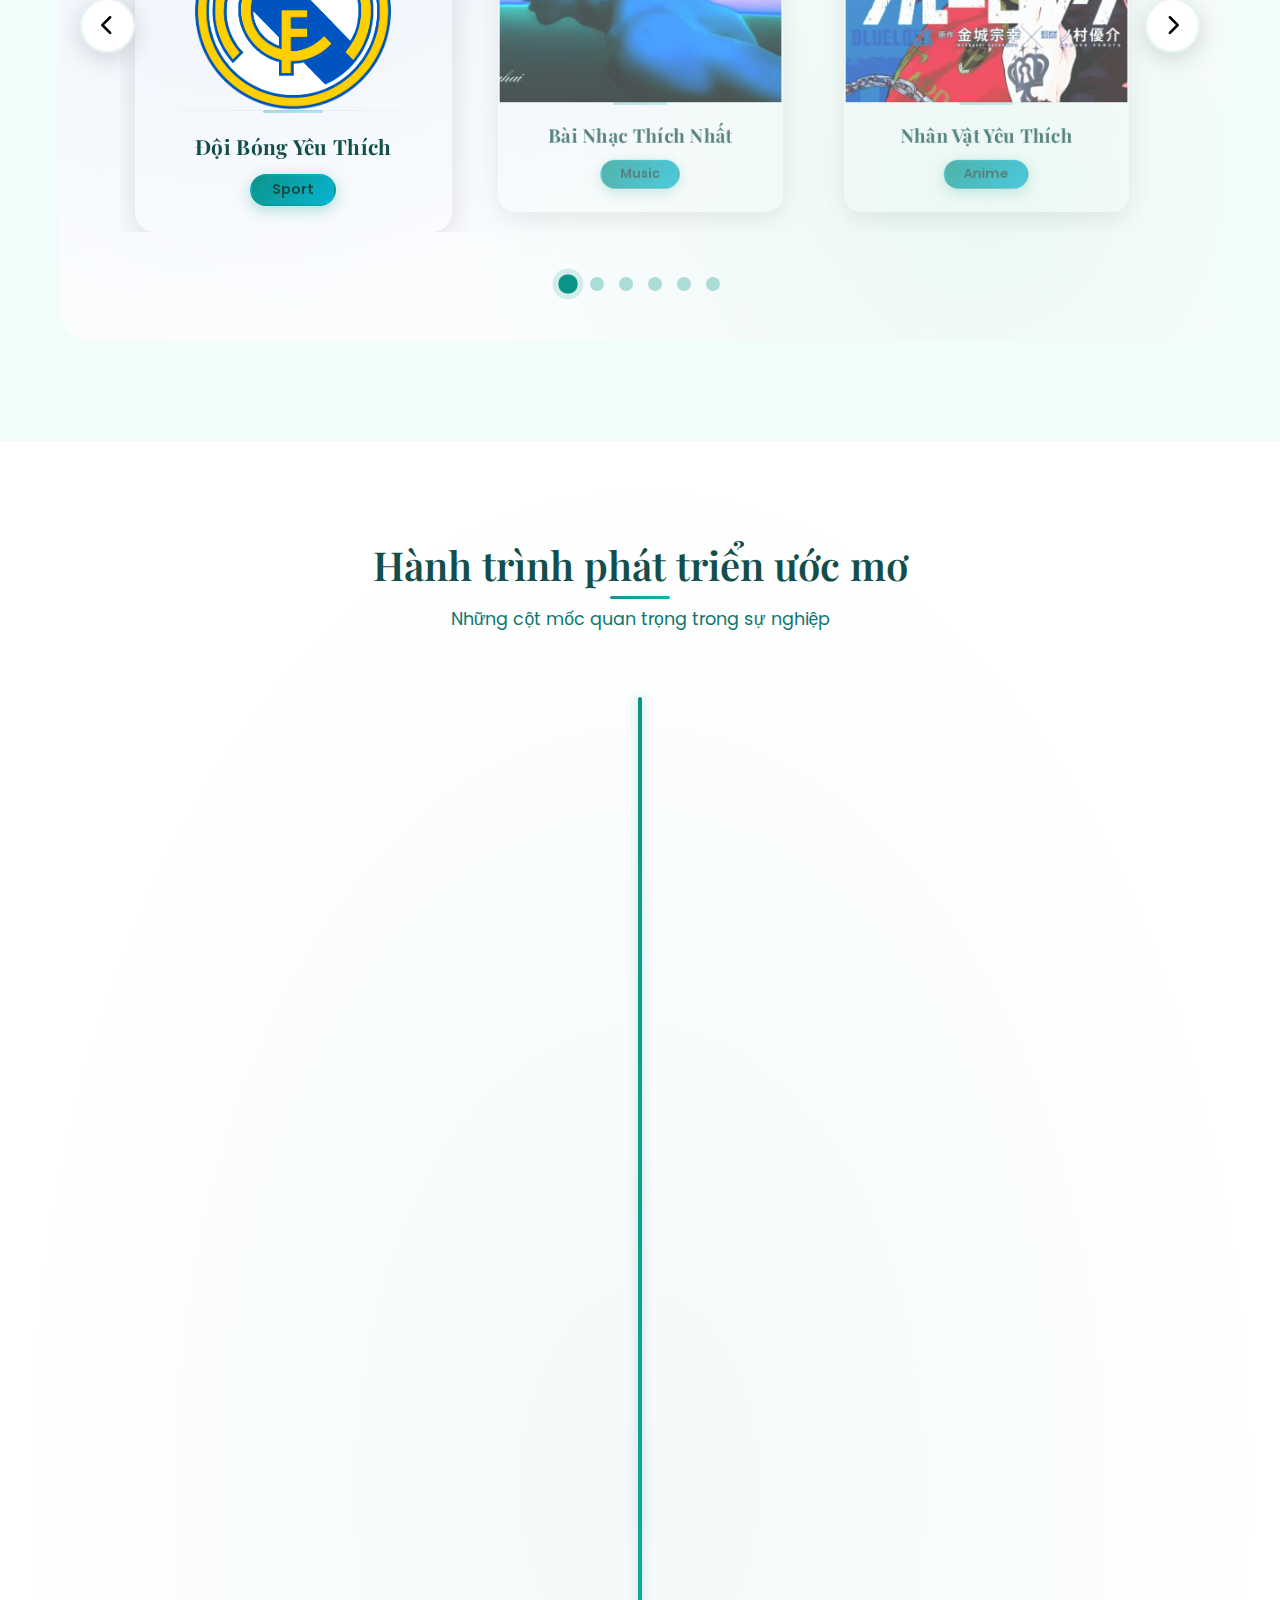
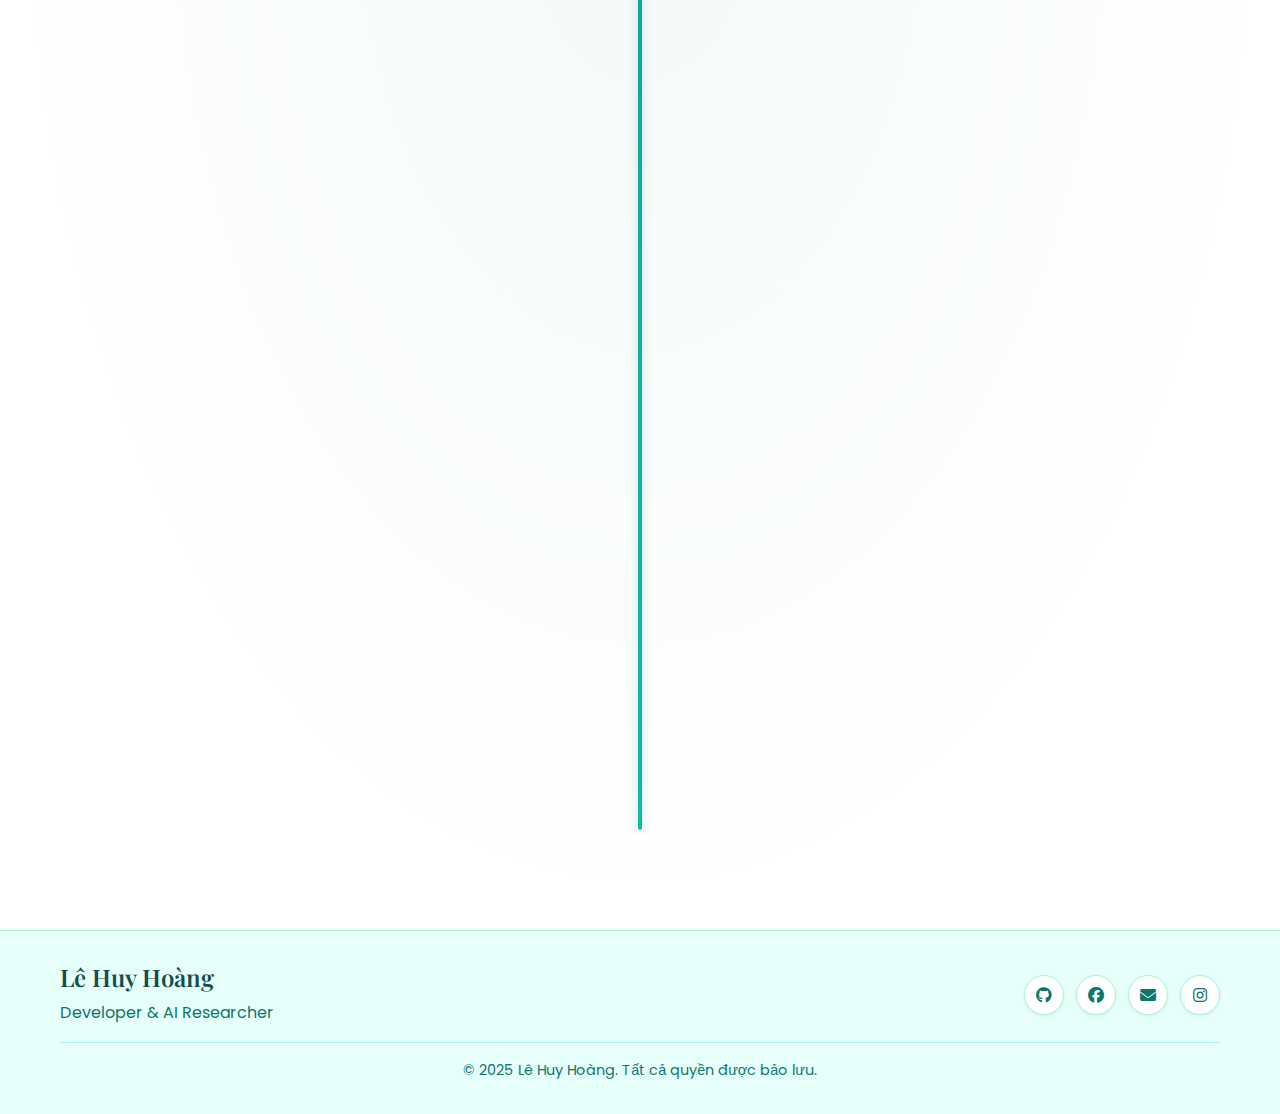
<file: info.html>
<!DOCTYPE html>
<html lang="vi">
<head>
  <meta charset="UTF-8">
  <meta name="viewport" content="width=device-width, initial-scale=1.0">
  <meta name="description" content="Thông tin chi tiết về Lê Huy Hoàng - Developer & AI Researcher">
  <meta name="keywords" content="developer, AI, machine learning, python, javascript, web development, portfolio">
  <meta name="author" content="Lê Huy Hoàng">
  <title>Thông tin chi tiết - Lê Huy Hoàng | Portfolio</title>
  
  <!-- Favicon -->
  <link rel="icon" type="image/x-icon" href="data:image/svg+xml,<svg xmlns='http://www.w3.org/2000/svg' viewBox='0 0 100 100'><text y='.9em' font-size='90'>🚀</text></svg>">
  
  <!-- Google Fonts -->
  <link rel="preconnect" href="https://fonts.googleapis.com">
  <link rel="preconnect" href="https://fonts.gstatic.com" crossorigin>
  <link href="https://fonts.googleapis.com/css2?family=Poppins:wght@300;400;500;600;700&family=Playfair+Display:wght@400;500;700&display=swap" rel="stylesheet">
  
  <!-- Font Awesome -->
  <link rel="stylesheet" href="https://cdnjs.cloudflare.com/ajax/libs/font-awesome/6.4.0/css/all.min.css">
  
  <!-- Custom CSS -->
  <link rel="stylesheet" href="style.css">
</head>
<body>
  <!-- Navigation -->
  <nav class="navbar">
    <div class="nav-container">
      <div class="nav-brand">
        <a href="index.html" class="logo">Hngle</a>
      </div>
      <ul class="nav-menu">
        <li><a href="index.html">Trang chủ</a></li>
        <li><a href="info.html">Thông tin</a></li>
        <li><a href="skills.html">Kỹ năng</a></li>
        <li><a href="projects.html">Dự án</a></li>
        <li><a href="contact.html">Liên hệ</a></li>
      </ul>
      <div class="hamburger">
        <span></span>
        <span></span>
        <span></span>
      </div>
    </div>
  </nav>

  <!-- Breadcrumb -->
  <div class="breadcrumb">
    <div class="container">
      <div class="breadcrumb-nav">
        <a href="index.html"><i class="fas fa-home"></i> Trang chủ</a>
        <span><i class="fas fa-chevron-right"></i></span>
        <span>Thông tin chi tiết</span>
      </div>
    </div>
  </div>

  <!-- Hero Section -->
  <section class="info-hero">
    <div class="floating-shapes">
      <div class="shape shape-1"></div>
      <div class="shape shape-2"></div>
      <div class="shape shape-3"></div>
      <div class="shape shape-4"></div>
    </div>
    <div class="container">
      <div class="hero-content">
        <div class="hero-text">
          <h1 class="hero-title">
            Giới thiệu <br>
            <span class="text-gradient">Bản thân</span>
          </h1>
          <p class="hero-subtitle">Chi tiết về kinh nghiệm & thành tựu</p>
          <p class="hero-description">
            Tìm hiểu sâu hơn về hành trình phát triển của mình trong lĩnh vực công nghệ, 
            từ những bước đầu tiên đến những dự án AI phức tạp hiện tại. Khám phá passion, 
            skills và vision cho tương lai.
          </p>
        </div>
        <div class="hero-image">
          <div class="image-container">
            <img src="pics/image10.jpg" alt="Lê Huy Hoàng" class="profile-image">
            <div class="image-decoration"></div>
          </div>
        </div>
      </div>
    </div>
  </section>

  <!-- Personal Info Section -->
  <section id="personal-info" class="hero-style-section">
    <div class="container">
      <div class="section-header">
        <h2 class="section-title">Thông tin cá nhân</h2>
        <p class="section-subtitle">Những điều cần biết về mình</p>
      </div>
      <div class="personal-info-hero">
        <div class="personal-info-image">
          <div class="image-container">
            <img src="pics/image2.jpg" alt="Lê Huy Hoàng - Thông tin cá nhân" class="profile-image">
            <div class="image-decoration"></div>
          </div>
        </div>
        
        <div class="personal-info-text">
          <h3>Chi tiết về bản thân</h3>
          <p>
            Mình tên là Lê Huy Hoàng, 20 tuổi, người con Vũng Tàu là sinh viên ngành 
            Công nghệ Thông tin với chuyên ngành Công nghệ Thông tin, 
            của trường đại học Giao Thông Vận Tải Thành Phố Hồ Chí Minh - UTH
          </p>
          <p>
            Mình là người yêu thích sáng tạo, công nghệ và nghệ thuật. Đam mê học hỏi, 
            khám phá và không ngại thử thách, mình luôn muốn tạo nên điều khác biệt 
            và mang giá trị tích cực đến mọi người.
          </p>
          <p>
            Mình tin rằng mỗi con người đều có “màu sắc riêng”. Với mình, đó là sự hòa quyện 
            giữa logic của công nghệ, cảm xúc của âm nhạc và cái đẹp của nghệ thuật. Mình yêu 
            việc sáng tạo, học hỏi và biến ý tưởng thành những trải nghiệm có ý nghĩa.
          </p>
        </div>
      </div>
    </div>
  </section>

  <!-- Hobbies Section -->
  <section id="hobbies" class="about">
    <div class="container">
      <div class="section-header">
        <h2 class="section-title">Sở thích cá nhân</h2>
        <p class="section-subtitle">Những điều mình yêu thích trong cuộc sống</p>
      </div>
      <div class="hobbies-hero">
        <div class="hobbies-text">
          <h3>Đam mê và sở thích cá nhân</h3>
          <p>
            Mình tìm thấy niềm cảm hứng trong bóng đá, đặc biệt là đội bóng Real Madrid – 
            biểu tượng của đẳng cấp, bản lĩnh và khát vọng chiến thắng. Mỗi trận đấu không 
            chỉ là thể thao, mà còn là bài học về tinh thần đồng đội và nghị lực vượt giới hạn.
          </p>
          <p>
            Âm nhạc là người bạn đồng hành với mình mọi lúc, và bài hát “Exit Sign” của 
            HIEUTHUHAI gợi nhắc những cảm xúc sâu lắng về tình yêu, sự buông bỏ và trưởng thành.
          </p>
          <p>
            Bên cạnh đó, mình ngưỡng mộ Sơn Tùng M-TP, người truyền cảm hứng cho mình về 
            sự sáng tạo và dám khác biệt trong hành trình theo đuổi đam mê.
          </p>
          <p>
            Mình cũng ấn tượng với nhân vật Michael Kaiser trong bộ phim hoạt hình Blue Lock 
            là hình mẫu của sự tự tin, tham vọng và bản lĩnh chinh phục, như lời nhắc không 
            ngừng vươn tới đỉnh cao.
          </p>
          <p>
            Mình được truyền cảm hứng từ Sơn Tùng M-TP – người dám khác biệt và kiên định với 
            đam mê sáng tạo của mình.
          </p>
          <p>
            Với mình, nghệ thuật là nơi tâm hồn được tự do – như bức tranh The "Starry Night" 
            của họa sĩ Van Gogh, nơi bầu trời xanh ngọc xoáy tròn tượng trưng cho cảm xúc, 
            niềm hy vọng và vẻ đẹp nội tâm.
          </p>
          <p>
            Màu xanh ngọc, sắc màu yêu thích của mình, thể hiện sự bình yên, cân bằng và sáng 
            tạo – như cách mình nhìn thế giới với tâm thế lạc quan và chân thành.
          </p>
        </div>
        
        <div class="hobbies-image">
          <div class="image-container">
            <img src="pics/image9.jpg" alt="Lê Huy Hoàng - Sở thích cá nhân" class="profile-image">
            <div class="image-decoration"></div>
          </div>
        </div>
      </div>
      
      <!-- Hobbies Card Slider -->
      <div class="hobbies-slider-container">
        <h3 class="slider-title">Bộ sưu tập khoảnh khắc</h3>
        <p class="slider-subtitle">Những hình ảnh thể hiện đam mê và sở thích của mình</p>
        
        <div class="hobbies-slider-wrapper">
          <div class="hobbies-slider" id="hobbiesSlider">
            
            <!-- Football Card -->
            <div class="hobby-slide active">
              <div class="hobby-card">
                <div class="hobby-image">
                  <img src="pics/image5.jpg" alt="Bóng đá - Đam mê thể thao" loading="lazy">
                  <div class="hobby-overlay">
                    <h4>Real Madrid</h4>
                    <p>Đội bóng hoàng gia Tây Ban Nha, nơi hội tụ của niềm kiêu hãnh, bản lĩnh và khát vọng vươn tới đỉnh cao thế giới.</p>
                  </div>
                </div>
                <div class="hobby-content">
                  <h5>Đội Bóng Yêu Thích</h5>
                  <span class="hobby-tag">Sport</span>
                </div>
              </div>
            </div>

            <!-- Music Card -->
            <div class="hobby-slide">
              <div class="hobby-card">
                <div class="hobby-image">
                  <img src="pics/image4.jpg" alt="Âm nhạc - Niềm đam mê âm thanh" loading="lazy">
                  <div class="hobby-overlay">
                    <h4>Exit Sign - HIEUTHUHAI</h4>
                    <p>Exit Sign là bản nhạc đầy tâm trạng, kể về tình yêu dang dở và hành trình học cách buông tay khi không còn lối thoát.</p>
                  </div>
                </div>
                <div class="hobby-content">
                  <h5>Bài Nhạc Thích Nhất</h5>
                  <span class="hobby-tag">Music</span>
                </div>
              </div>
            </div>

            <!-- Photography Card -->
            <div class="hobby-slide">
              <div class="hobby-card">
                <div class="hobby-image">
                  <img src="pics/image3.jpg" alt="Nhân Vật - Anime" loading="lazy">
                  <div class="hobby-overlay">
                    <h4>Michael Kaiser</h4>
                    <p>Michael Kaiser – “hoàng đế sân cỏ” của Blue Lock, thiên tài kiêu ngạo mang trong mình khát vọng thống trị và niềm tin tuyệt đối vào bản thân.</p>
                  </div>
                </div>
                <div class="hobby-content">
                  <h5>Nhân Vật Yêu Thích</h5>
                  <span class="hobby-tag">Anime</span>
                </div>
              </div>
            </div>

            <!-- Travel Card -->
            <div class="hobby-slide">
              <div class="hobby-card">
                <div class="hobby-image">
                  <img src="pics/image6.jpg" alt="Ca Sĩ - Khám phá âm nhạc" loading="lazy">
                  <div class="hobby-overlay">
                    <h4>Sơn Tùng M-TP</h4>
                    <p>Sơn Tùng M-TP – nghệ sĩ đa tài của V-pop, biểu tượng cho sự sáng tạo, nỗ lực và phong cách âm nhạc riêng biệt.</p>
                  </div>
                </div>
                <div class="hobby-content">
                  <h5>Ca Sĩ Yêu Thích</h5>
                  <span class="hobby-tag">Ca Sĩ</span>
                </div>
              </div>
            </div>

            <!-- Gaming Card -->
            <div class="hobby-slide">
              <div class="hobby-card">
                <div class="hobby-image">
                  <img src="pics/image7.jpg" alt="Nghệ Thuật" loading="lazy">
                  <div class="hobby-overlay">
                    <h4>Starry Night - Van Gogh</h4>
                    <p>The Starry Night (1889) – kiệt tác hậu ấn tượng của Van Gogh, nơi những vòng xoáy ánh sáng phản chiếu tâm hồn bất ổn nhưng đầy khát vọng.</p>
                  </div>
                </div>
                <div class="hobby-content">
                  <h5>Bức Tranh Yêu Thích</h5>
                  <span class="hobby-tag">Nghệ Thuật</span>
                </div>
              </div>
            </div>

            <!-- Coffee Card -->
            <div class="hobby-slide">
              <div class="hobby-card">
                <div class="hobby-image">
                  <img src="pics/image8.jpg" alt="Màu sắc" loading="lazy">
                  <div class="hobby-overlay">
                    <h4>Xanh Ngọc</h4>
                    <p>Màu xanh ngọc là sự hòa quyện giữa xanh dương và xanh lá, tượng trưng cho sự cân bằng, tươi mới và thanh khiết.</p>
                  </div>
                </div>
                <div class="hobby-content">
                  <h5>Màu Sắc Yêu Thích</h5>
                  <span class="hobby-tag">Màu Sắc</span>
                </div>
              </div>
            </div>

          </div>
        </div>

        <!-- Slider Controls -->
        <div class="hobbies-slider-controls">
          <button class="slider-nav prev-nav" id="hobbyPrevBtn">
            <i class="fas fa-chevron-left"></i>
          </button>
          <button class="slider-nav next-nav" id="hobbyNextBtn">
            <i class="fas fa-chevron-right"></i>
          </button>
        </div>

        <!-- Slider Dots -->
        <div class="slider-dots">
          <span class="dot active" data-slide="0"></span>
          <span class="dot" data-slide="1"></span>
          <span class="dot" data-slide="2"></span>
          <span class="dot" data-slide="3"></span>
          <span class="dot" data-slide="4"></span>
          <span class="dot" data-slide="5"></span>
        </div>
      </div>
    </div>
  </section>

  <!-- Timeline Section -->
  <section id="journey" class="hero-style-section">
    <div class="container">
      <div class="section-header">
        <h2 class="section-title">Hành trình phát triển ước mơ</h2>
        <p class="section-subtitle">Những cột mốc quan trọng trong sự nghiệp</p>
      </div>
      <div class="timeline">
        <div class="timeline-item">
          <div class="timeline-marker">
            <i class="fas fa-play"></i>
          </div>
          <div class="timeline-content">
            <div class="timeline-date">2017</div>
            <h3>Ước mơ trở thành 1 Lập trình viên</h3>
            <p>
              Được truyền cảm hứng từ các bộ phim về công nghệ và lập trình, mình bắt đầu
              khám phá thế giới lập trình qua những khóa học trực tuyến và tự học.
            </p>
            <div class="timeline-tags">
              <span class="achievement-badge">
                <i class="fas fa-graduation-cap"></i> Online Courses
              </span>
            </div>
          </div>
        </div>

        <div class="timeline-item">
          <div class="timeline-marker">
            <i class="fas fa-laptop-code"></i>
          </div>
          <div class="timeline-content">
            <div class="timeline-date">2021</div>
            <h3>Học hỏi tìm hiểu về lập trình</h3>
            <p>
              Mình bắt đầu với những dòng code đầu tiên. Khởi đầu với Python và 
              những dòng code cơ bản. Được học trên nền tảng Youtube
            </p>
            <div class="timeline-tags">
              <span class="achievement-badge">
                <i class="fab fa-python"></i> Python
              </span>
              <span class="achievement-badge">
                <i class="fab fa-youtube"></i> YouTube
              </span>
            </div>
          </div>
        </div>

        <div class="timeline-item">
          <div class="timeline-marker">
            <i class="fas fa-brain"></i>
          </div>
          <div class="timeline-content">
            <div class="timeline-date">2023</div>
            <h3>Thi vào trường Đại học với ước mơ trở thành Lập trình viên</h3>
            <p>
              Mình đậu vào trường Đại học Giao Thông Vận Tải Thành Phố Hồ Chí Minh - UTH
              với chuyên ngành Công nghệ Thông tin, chính thức bước vào con đường trở thành
              một Lập trình viên chuyên nghiệp. Học hỏi và phát triển kỹ năng qua các dự án 
              thực tế. Và được kết bạn với nhiều người bạn giỏi trong ngành.
            </p>
            <div class="timeline-tags">
              <span class="achievement-badge">
                <i class="fab fa-python"></i> Python
              </span>
              <span class="achievement-badge">
                <i class="fab fa-react"></i> ReactJS
              </span>
              <span class="achievement-badge">
                <i class="fas fa-code"></i> C++
              </span>
            </div>
          </div>
        </div>

        <div class="timeline-item">
          <div class="timeline-marker">
            <i class="fas fa-rocket"></i>
          </div>
          <div class="timeline-content">
            <div class="timeline-date">2025</div>
            <h3>Hiện tại và Tương lai</h3>
            <p>
              Tiếp tục phát triển các dự án phức tạp hơn, đặc biệt trong lĩnh 
              vực AI và Machine Learning. Mình cũng đang hướng tới việc
              tham gia các cuộc thi lập trình quốc tế và đóng góp cho cộng đồng mã nguồn mở
            </p>
            <div class="timeline-tags">
              <span class="achievement-badge">
                <i class="fas fa-shield-alt"></i> Cybersecurity
              </span>
              <span class="achievement-badge">
                <i class="fas fa-users"></i> Team Projects
              </span>
              <span class="achievement-badge">
                <i class="fas fa-star"></i> Innovation
              </span>
            </div>
          </div>
        </div>
      </div>
    </div>
  </section>

  <!-- Footer -->
  <footer class="footer">
    <div class="container">
      <div class="footer-content">
        <div class="footer-main">
          <h3>Lê Huy Hoàng</h3>
          <p>Developer & AI Researcher</p>
        </div>
        <div class="footer-social">
          <a href="https://github.com/hoangle2302" class="social-link">
            <i class="fab fa-github"></i>
          </a>
          <a href="https://www.facebook.com/hng.le2/" class="social-link">
            <i class="fab fa-facebook"></i>
          </a>
          <a href="mailto:lehuyhoang840@gmail.com" class="social-link">
            <i class="fas fa-envelope"></i>
          </a>
          <a href="https://www.instagram.com/hng.le2/" class="social-link">
            <i class="fab fa-instagram"></i>
          </a>
        </div>
      </div>
      <div class="footer-bottom">
        <p>&copy; 2025 Lê Huy Hoàng. Tất cả quyền được bảo lưu.</p>
      </div>
    </div>
  </footer>

  <!-- Scroll to top -->
  <button id="scrollToTop" class="scroll-top">
    <i class="fas fa-chevron-up"></i>
  </button>

  <!-- JavaScript -->
  <script>
    // Mobile Navigation
    const hamburger = document.querySelector('.hamburger');
    const navMenu = document.querySelector('.nav-menu');

    hamburger.addEventListener('click', () => {
      hamburger.classList.toggle('active');
      navMenu.classList.toggle('active');
    });

    // Close mobile menu when clicking on a link
    document.querySelectorAll('.nav-menu a').forEach(n => n.addEventListener('click', () => {
      hamburger.classList.remove('active');
      navMenu.classList.remove('active');
    }));

    // Smooth scrolling for navigation links
    document.querySelectorAll('a[href^="#"]').forEach(anchor => {
      anchor.addEventListener('click', function (e) {
        e.preventDefault();
        const target = document.querySelector(this.getAttribute('href'));
        if (target) {
          const offsetTop = target.offsetTop - 80;
          window.scrollTo({
            top: offsetTop,
            behavior: 'smooth'
          });
        }
      });
    });

    // Navbar scroll effect
    window.addEventListener('scroll', () => {
      const navbar = document.querySelector('.navbar');
      if (window.scrollY > 100) {
        navbar.style.background = 'var(--primary-color)';
        navbar.style.boxShadow = '0 4px 20px rgba(0, 0, 0, 0.3)';
      } else {
        navbar.style.background = 'var(--primary-color)';
        navbar.style.boxShadow = '0 1px 3px rgba(0, 0, 0, 0.1)';
      }
    });

    // Scroll to top button
    const scrollToTopBtn = document.getElementById('scrollToTop');

    window.addEventListener('scroll', () => {
      if (window.scrollY > 300) {
        scrollToTopBtn.classList.add('visible');
      } else {
        scrollToTopBtn.classList.remove('visible');
      }
    });

    scrollToTopBtn.addEventListener('click', () => {
      window.scrollTo({
        top: 0,
        behavior: 'smooth'
      });
    });

    // Timeline animation
    const observerOptions = {
      threshold: 0.1,
      rootMargin: '0px 0px -50px 0px'
    };

    const timelineObserver = new IntersectionObserver((entries) => {
      entries.forEach(entry => {
        if (entry.isIntersecting) {
          entry.target.classList.add('animate');
        }
      });
    }, observerOptions);

    // Observe timeline items
    document.querySelectorAll('.timeline-item').forEach(item => {
      timelineObserver.observe(item);
    });

    // Observe info cards
    document.querySelectorAll('.info-card').forEach(card => {
      timelineObserver.observe(card);
    });

    // Progress bar animation
    const progressObserver = new IntersectionObserver((entries) => {
      entries.forEach(entry => {
        if (entry.isIntersecting) {
          const progressFill = entry.target.querySelector('.progress-fill');
          if (progressFill) {
            const width = progressFill.getAttribute('data-width');
            setTimeout(() => {
              progressFill.style.width = width;
            }, 300);
          }
        }
      });
    }, observerOptions);

    document.querySelectorAll('.info-card').forEach(card => {
      progressObserver.observe(card);
    });

    // Floating shapes animation
    document.querySelectorAll('.shape').forEach((shape, index) => {
      shape.style.animationDelay = `${index * 0.5}s`;
    });

    // Enhanced animations and interactions
    document.querySelectorAll('.info-card, .timeline-item, .achievement-card').forEach((element, index) => {
      element.style.animationDelay = `${index * 0.1}s`;
    });

    // Add parallax effect to floating shapes
    window.addEventListener('scroll', () => {
      const scrolled = window.pageYOffset;
      const shapes = document.querySelectorAll('.shape');
      
      shapes.forEach((shape, index) => {
        const speed = 0.5 + (index * 0.1);
        shape.style.transform = `translateY(${scrolled * speed}px)`;
      });
    });

    // Enhanced hover effects for achievement cards
    document.querySelectorAll('.achievement-card').forEach(card => {
      card.addEventListener('mouseenter', function() {
        this.style.transform = 'translateY(-15px) rotateY(8deg) scale(1.02)';
      });
      
      card.addEventListener('mouseleave', function() {
        this.style.transform = 'translateY(0) rotateY(0) scale(1)';
      });
    });

    // Hamburger menu animation
    document.addEventListener('DOMContentLoaded', function() {
      // Add CSS for hamburger animation
      const style = document.createElement('style');
      style.textContent = document.head.appendChild(style);
    });

    // Hobbies Slider Functionality
    class HobbiesSlider {
      constructor() {
        this.slider = document.getElementById('hobbiesSlider');
        this.slides = document.querySelectorAll('.hobby-slide');
        this.prevBtn = document.getElementById('hobbyPrevBtn');
        this.nextBtn = document.getElementById('hobbyNextBtn');
        this.dots = document.querySelectorAll('.dot');
        this.currentSlide = 0;
        this.totalSlides = this.slides.length;
        this.isAnimating = false;
        this.autoSlideTimer = null;
        this.slidesToShow = this.getSlidesToShow();

        this.init();
        this.setupResponsive();
      }

      init() {
        this.setupEventListeners();
        this.updateSlider();
        this.startAutoSlide();
      }

      getSlidesToShow() {
        if (window.innerWidth >= 1200) return 3;
        if (window.innerWidth >= 768) return 2;
        return 1;
      }

      setupEventListeners() {
        // Navigation buttons
        this.prevBtn.addEventListener('click', () => this.prevSlide());
        this.nextBtn.addEventListener('click', () => this.nextSlide());

        // Dots navigation
        this.dots.forEach((dot, index) => {
          dot.addEventListener('click', () => this.goToSlide(index));
        });

        // Touch/Swipe support
        let startX = 0;
        let endX = 0;

        this.slider.addEventListener('touchstart', (e) => {
          startX = e.touches[0].clientX;
          this.pauseAutoSlide();
        });

        this.slider.addEventListener('touchend', (e) => {
          endX = e.changedTouches[0].clientX;
          this.handleSwipe(startX, endX);
          this.startAutoSlide();
        });

        // Mouse events
        this.slider.addEventListener('mouseenter', () => this.pauseAutoSlide());
        this.slider.addEventListener('mouseleave', () => this.startAutoSlide());

        // Keyboard navigation
        document.addEventListener('keydown', (e) => {
          if (e.key === 'ArrowLeft') this.prevSlide();
          if (e.key === 'ArrowRight') this.nextSlide();
        });
      }

      setupResponsive() {
        window.addEventListener('resize', () => {
          const newSlidesToShow = this.getSlidesToShow();
          if (newSlidesToShow !== this.slidesToShow) {
            this.slidesToShow = newSlidesToShow;
            this.updateSlider();
          }
        });
      }

      handleSwipe(startX, endX) {
        const threshold = 50;
        const diff = startX - endX;

        if (Math.abs(diff) > threshold) {
          if (diff > 0) {
            this.nextSlide();
          } else {
            this.prevSlide();
          }
        }
      }

      nextSlide() {
        if (this.isAnimating) return;
        this.currentSlide = (this.currentSlide + 1) % this.totalSlides;
        this.updateSlider();
      }

      prevSlide() {
        if (this.isAnimating) return;
        this.currentSlide = (this.currentSlide - 1 + this.totalSlides) % this.totalSlides;
        this.updateSlider();
      }

      goToSlide(index) {
        if (this.isAnimating || index === this.currentSlide) return;
        this.currentSlide = index;
        this.updateSlider();
      }

      updateSlider() {
        this.isAnimating = true;

        // Calculate transform value
        const slideWidth = 100 / this.slidesToShow;
        const translateX = -this.currentSlide * slideWidth;
        this.slider.style.transform = `translateX(${translateX}%)`;

        // Update slide states
        this.slides.forEach((slide, index) => {
          slide.classList.remove('active', 'prev', 'next');
          
          if (index === this.currentSlide) {
            slide.classList.add('active');
          } else if (index === (this.currentSlide - 1 + this.totalSlides) % this.totalSlides) {
            slide.classList.add('prev');
          } else if (index === (this.currentSlide + 1) % this.totalSlides) {
            slide.classList.add('next');
          }
        });

        // Update dots
        this.dots.forEach((dot, index) => {
          dot.classList.toggle('active', index === this.currentSlide);
        });

        // Reset animation flag
        setTimeout(() => {
          this.isAnimating = false;
        }, 600);
      }

      startAutoSlide() {
        this.pauseAutoSlide();
        this.autoSlideTimer = setInterval(() => {
          this.nextSlide();
        }, 4000);
      }

      pauseAutoSlide() {
        if (this.autoSlideTimer) {
          clearInterval(this.autoSlideTimer);
          this.autoSlideTimer = null;
        }
      }
    }

    // Initialize hobbies slider when DOM is loaded
    document.addEventListener('DOMContentLoaded', () => {
      new HobbiesSlider();
    });
  </script>

  <!-- Hobbies Slider Styles -->
  <style>
    /* Hobbies Slider Styles */
    .hobbies-slider-container {
      margin-top: 60px;
      padding: 50px 0;
      background: linear-gradient(135deg, #f8fafc 0%, #ffffff 100%);
      border-radius: 30px;
      position: relative;
      overflow: hidden;
    }

    .hobbies-slider-container::before {
      content: '';
      position: absolute;
      top: 0;
      left: 0;
      right: 0;
      bottom: 0;
      background: 
        radial-gradient(circle at 20% 20%, rgba(59, 130, 246, 0.08) 0%, transparent 50%),
        radial-gradient(circle at 80% 80%, rgba(16, 185, 129, 0.08) 0%, transparent 50%);
      pointer-events: none;
    }

    .slider-title {
      text-align: center;
      font-size: 2.5rem;
      font-weight: 700;
      color: var(--text-color);
      margin-bottom: 10px;
      font-family: 'Playfair Display', serif;
    }

    .slider-subtitle {
      text-align: center;
      font-size: 1.1rem;
      color: var(--text-secondary);
      margin-bottom: 40px;
      max-width: 600px;
      margin-left: auto;
      margin-right: auto;
    }

    .hobbies-slider-wrapper {
      position: relative;
      overflow: hidden;
      margin: 0 60px;
    }

    .hobbies-slider {
      display: flex;
      transition: transform 0.6s cubic-bezier(0.25, 0.46, 0.45, 0.94);
      will-change: transform;
    }

    .hobby-slide {
      flex: 0 0 33.333%;
      padding: 0 15px;
      opacity: 0.7;
      transform: scale(0.9);
      transition: all 0.6s cubic-bezier(0.25, 0.46, 0.45, 0.94);
    }

    .hobby-slide.active {
      opacity: 1;
      transform: scale(1);
    }

    .hobby-card {
      background: var(--white);
      border-radius: 20px;
      overflow: hidden;
      box-shadow: 0 8px 30px rgba(0, 0, 0, 0.12);
      transition: all 0.5s cubic-bezier(0.25, 0.46, 0.45, 0.94);
      border: 2px solid transparent;
      position: relative;
      height: 400px;
      display: flex;
      flex-direction: column;
    }

    .hobby-card:hover {
      transform: translateY(-8px);
      box-shadow: 0 20px 40px rgba(0, 0, 0, 0.15);
      border-color: var(--primary-color);
    }

    .hobby-image {
      position: relative;
      height: 280px;
      overflow: hidden;
      border-radius: 15px 15px 0 0;
    }

    .hobby-image img {
      width: 100%;
      height: 100%;
      object-fit: cover;
      object-position: center center;
      transition: transform 0.6s ease;
      filter: brightness(1.05) contrast(1.1) saturate(1.2);
    }

    .hobby-card:hover .hobby-image img {
      transform: scale(1.08);
      filter: brightness(0.95) contrast(1.15) saturate(1.25);
    }

    /* White overlay with description text */
    .hobby-overlay {
      position: absolute;
      top: 0;
      left: 0;
      right: 0;
      bottom: 0;
      background: rgba(255, 255, 255, 0.95);
      backdrop-filter: blur(2px);
      display: flex;
      flex-direction: column;
      align-items: center;
      justify-content: center;
      text-align: center;
      color: var(--text-color);
      opacity: 0;
      transition: all 0.4s cubic-bezier(0.25, 0.46, 0.45, 0.94);
      padding: 20px;
    }

    .hobby-card:hover .hobby-overlay {
      opacity: 1;
    }


    .hobby-overlay h4 {
      font-size: 1.8rem;
      font-weight: 700;
      margin-bottom: 12px;
      color: var(--text-color);
      letter-spacing: 0.5px;
      font-family: 'Playfair Display', serif;
    }

    .hobby-overlay p {
      font-size: 1rem;
      line-height: 1.5;
      color: var(--text-secondary);
      max-width: 220px;
      margin: 0 auto;
      font-weight: 500;
    }

    /* Responsive adjustments for overlay */
    @media (max-width: 768px) {
      .hobby-overlay {
        padding: 15px;
      }

      .hobby-overlay h4 {
        font-size: 1.5rem;
        margin-bottom: 10px;
      }

      .hobby-overlay p {
        font-size: 0.9rem;
        max-width: 180px;
      }
    }

    @media (max-width: 480px) {
      .hobby-overlay {
        padding: 12px;
      }


      .hobby-overlay h4 {
        font-size: 1.3rem;
        margin-bottom: 8px;
      }

      .hobby-overlay p {
        font-size: 0.85rem;
        max-width: 160px;
      }
    }

    /* Slider Controls */
    .hobbies-slider-controls {
      position: absolute;
      top: 50%;
      width: 100%;
      display: flex;
      justify-content: space-between;
      padding: 0 20px;
      pointer-events: none;
      z-index: 10;
    }

    .slider-nav {
      background: rgba(255, 255, 255, 0.98);
      border: 2px solid rgba(0, 148, 136, 0.1);
      width: 55px;
      height: 55px;
      border-radius: 50%;
      display: flex;
      align-items: center;
      justify-content: center;
      cursor: pointer;
      transition: all 0.4s cubic-bezier(0.25, 0.46, 0.45, 0.94);
      pointer-events: auto;
      box-shadow: 0 6px 25px rgba(0, 0, 0, 0.15);
    }

    .slider-nav:hover {
      background: var(--primary-color);
      color: var(--white);
      transform: scale(1.15);
      box-shadow: 0 8px 30px rgba(0, 148, 136, 0.4);
      border-color: var(--primary-color);
    }

    .slider-nav i {
      font-size: 1.3rem;
      font-weight: 600;
    }

    /* Slider Dots */
    .slider-dots {
      display: flex;
      justify-content: center;
      gap: 15px;
      margin-top: 45px;
    }

    .dot {
      width: 14px;
      height: 14px;
      border-radius: 50%;
      background: rgba(0, 148, 136, 0.3);
      cursor: pointer;
      transition: all 0.4s cubic-bezier(0.25, 0.46, 0.45, 0.94);
      position: relative;
      border: 2px solid transparent;
    }

    .dot.active {
      background: var(--primary-color);
      transform: scale(1.4);
      border-color: rgba(0, 148, 136, 0.2);
      box-shadow: 0 0 0 4px rgba(0, 148, 136, 0.15);
    }

    .dot:hover {
      background: var(--accent-color);
      transform: scale(1.2);
    }

    /* Responsive Design */
    @media (max-width: 1200px) {
      .hobby-slide {
        flex: 0 0 50%;
      }
    }

    @media (max-width: 768px) {
      .hobby-slide {
        flex: 0 0 100%;
      }

      .hobbies-slider-wrapper {
        margin: 0 20px;
      }

      .slider-title {
        font-size: 2rem;
      }

      .slider-subtitle {
        font-size: 1rem;
      }

      .hobby-image {
        height: 200px;
      }

      .hobby-overlay h4 {
        font-size: 1.3rem;
      }
    }

    @media (max-width: 480px) {
      .hobbies-slider-container {
        margin-top: 40px;
        padding: 30px 0;
      }

      .hobbies-slider-wrapper {
        margin: 0 10px;
      }

      .slider-nav {
        width: 40px;
        height: 40px;
      }

      .hobby-content {
        padding: 15px;
      }
    }

    /* Enhanced animation keyframes */
    @keyframes bounceIn {
      0% {
        opacity: 0;
        transform: scale(0.2) rotate(-45deg);
      }
      30% {
        opacity: 0.8;
        transform: scale(1.15) rotate(5deg);
      }
      60% {
        opacity: 1;
        transform: scale(0.9) rotate(-2deg);
      }
      100% {
        opacity: 1;
        transform: scale(1) rotate(0deg);
      }
    }

    /* Add subtle animation to cards */
    .hobby-card::before {
      content: '';
      position: absolute;
      top: 0;
      left: -100%;
      width: 100%;
      height: 100%;
      background: linear-gradient(90deg, transparent, rgba(255, 255, 255, 0.15), transparent);
      transition: left 0.6s ease;
      z-index: 1;
    }

    .hobby-card:hover::before {
      left: 100%;
    }

    .hobby-content {
      padding: 24px 20px;
      text-align: center;
      flex: 1;
      display: flex;
      flex-direction: column;
      justify-content: center;
      align-items: center;
      background: linear-gradient(180deg, var(--white) 0%, #f8fafc 100%);
      position: relative;
      min-height: 120px;
    }

    .hobby-content h5 {
      font-size: 1.3rem;
      font-weight: 700;
      color: var(--text-color);
      margin-bottom: 15px;
      font-family: 'Playfair Display', serif;
      letter-spacing: 0.3px;
      line-height: 1.2;
      text-align: center;
    }

    .hobby-tag {
      display: inline-flex;
      align-items: center;
      gap: 8px;
      background: linear-gradient(135deg, var(--primary-color) 0%, var(--accent-color) 100%);
      color: var(--white);
      padding: 10px 20px;
      border-radius: 25px;
      font-size: 0.9rem;
      font-weight: 600;
      box-shadow: 0 4px 15px rgba(0, 148, 136, 0.3);
      transition: all 0.3s ease;
      white-space: nowrap;
      border: 2px solid transparent;
      position: relative;
      overflow: hidden;
    }

    .hobby-tag::before {
      content: '';
      position: absolute;
      top: 0;
      left: -100%;
      width: 100%;
      height: 100%;
      background: linear-gradient(90deg, transparent, rgba(255, 255, 255, 0.2), transparent);
      transition: left 0.5s ease;
    }

    .hobby-card:hover .hobby-tag {
      transform: translateY(-3px) scale(1.05);
      box-shadow: 0 8px 25px rgba(0, 148, 136, 0.4);
      border-color: rgba(255, 255, 255, 0.2);
    }

    .hobby-card:hover .hobby-tag::before {
      left: 100%;
    }

    /* Enhanced content layout */
    .hobby-content::before {
      content: '';
      position: absolute;
      top: 0;
      left: 50%;
      transform: translateX(-50%);
      width: 60px;
      height: 3px;
      background: linear-gradient(90deg, var(--primary-color), var(--accent-color));
      border-radius: 2px;
      opacity: 0.3;
    }

    /* Add subtle divider line */
    .hobby-content::after {
      content: '';
      position: absolute;
      top: 0;
      left: 0;
      right: 0;
      height: 1px;
      background: linear-gradient(90deg, transparent, var(--primary-color), transparent);
      opacity: 0.1;
    }

    /* Responsive improvements */
    @media (max-width: 768px) {
      .hobby-content {
        padding: 20px 16px;
        min-height: 110px;
      }

      .hobby-content h5 {
        font-size: 1.2rem;
        margin-bottom: 12px;
      }

      .hobby-tag {
        padding: 8px 16px;
        font-size: 0.85rem;
        gap: 6px;
      }
    }

    @media (max-width: 480px) {
      .hobby-content {
        padding: 18px 12px;
        min-height: 100px;
      }

      .hobby-content h5 {
        font-size: 1.1rem;
        margin-bottom: 10px;
      }

      .hobby-tag {
        padding: 6px 14px;
        font-size: 0.8rem;
        gap: 5px;
      }
    }

    /* Enhanced hover effects for entire card */
    .hobby-card:hover .hobby-content {
      background: linear-gradient(180deg, #f8fafc 0%, var(--white) 100%);
    }

    .hobby-card:hover .hobby-content h5 {
      color: var(--primary-color);
      transform: translateY(-2px);
    }

    .hobby-card:hover .hobby-content::before {
      opacity: 0.8;
      width: 80px;
    }
  </style>
</body>
</html>
</file>
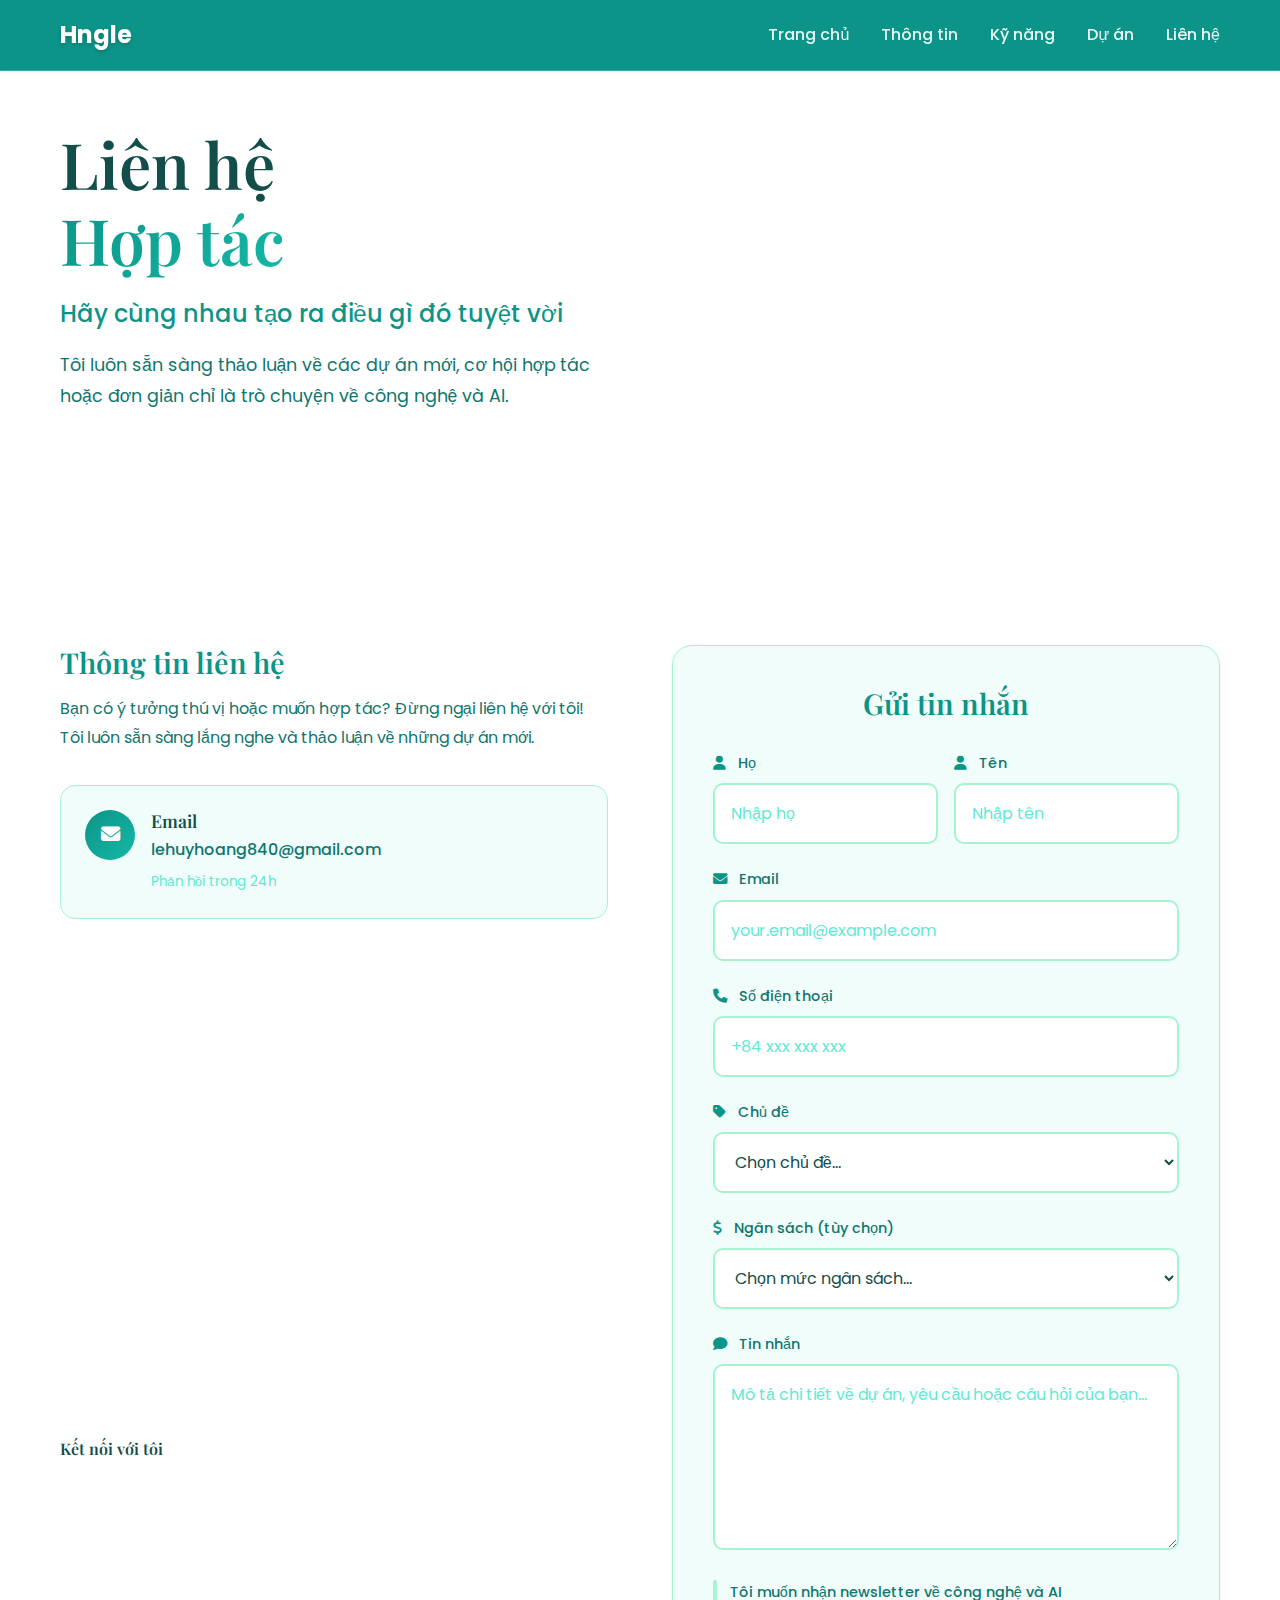
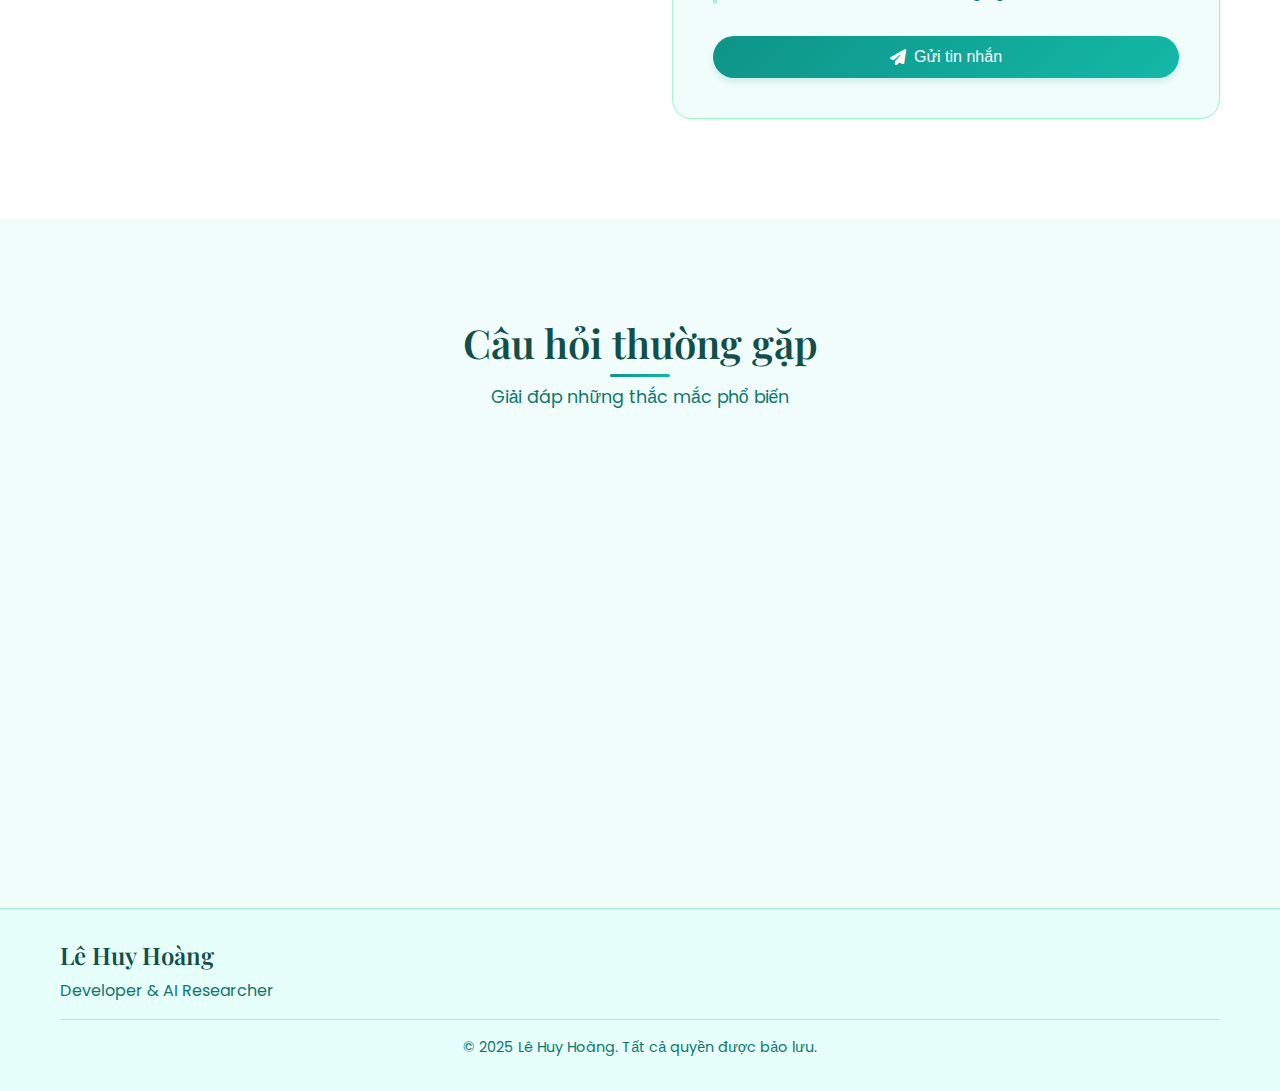
<file: frontend/contact.html>
<!DOCTYPE html>
<html lang="vi">
<head>
  <meta charset="UTF-8">
  <meta name="viewport" content="width=device-width, initial-scale=1.0">
  <meta name="description" content="Liên hệ với Lê Huy Hoàng - Developer & AI Researcher">
  <meta name="keywords" content="developer, AI, contact, hire, collaboration, freelance">
  <meta name="author" content="Lê Huy Hoàng">
  <title>Liên hệ - Lê Huy Hoàng | Portfolio</title>
  
  <!-- Favicon -->
  <link rel="icon" type="image/x-icon" href="data:image/svg+xml,<svg xmlns='http://www.w3.org/2000/svg' viewBox='0 0 100 100'><text y='.9em' font-size='90'>🚀</text></svg>">
  
  <!-- Google Fonts -->
  <link rel="preconnect" href="https://fonts.googleapis.com">
  <link rel="preconnect" href="https://fonts.gstatic.com" crossorigin>
  <link href="https://fonts.googleapis.com/css2?family=Poppins:wght@300;400;500;600;700&family=Playfair+Display:wght@400;500;700&display=swap" rel="stylesheet">
  
  <!-- Font Awesome -->
  <link rel="stylesheet" href="https://cdnjs.cloudflare.com/ajax/libs/font-awesome/6.4.0/css/all.min.css">
  
  <!-- Custom CSS -->
  <link rel="stylesheet" href="style.css">
</head>
<body>
  <!-- Navigation -->
  <nav class="navbar">
    <div class="nav-container">
      <div class="nav-brand">
        <a href="index.html" class="logo">Hngle</a>
      </div>
      <ul class="nav-menu">
        <li><a href="index.html">Trang chủ</a></li>
        <li><a href="info.html">Thông tin</a></li>
        <li><a href="skills.html">Kỹ năng</a></li>
        <li><a href="projects.html">Dự án</a></li>
        <li><a href="contact.html">Liên hệ</a></li>
      </ul>
      <div class="hamburger">
        <span></span>
        <span></span>
        <span></span>
      </div>
    </div>
  </nav>

  <!-- Breadcrumb -->
  <div class="breadcrumb">
    <div class="container">
      <div class="breadcrumb-nav">
        <a href="index.html"><i class="fas fa-home"></i> Trang chủ</a>
        <span><i class="fas fa-chevron-right"></i></span>
        <span>Liên hệ</span>
      </div>
    </div>
  </div>

  <!-- Hero Section -->
  <section class="info-hero">
    <div class="floating-shapes">
      <div class="shape shape-1"></div>
      <div class="shape shape-2"></div>
      <div class="shape shape-3"></div>
      <div class="shape shape-4"></div>
    </div>
    <div class="container">
      <div class="hero-content">
        <div class="hero-text">
          <h1 class="hero-title">
            Liên hệ <br>
            <span class="text-gradient">Hợp tác</span>
          </h1>
          <p class="hero-subtitle">Hãy cùng nhau tạo ra điều gì đó tuyệt vời</p>
          <p class="hero-description">
            Tôi luôn sẵn sàng thảo luận về các dự án mới, cơ hội hợp tác 
            hoặc đơn giản chỉ là trò chuyện về công nghệ và AI.
          </p>
        </div>
      </div>
    </div>
  </section>

  <!-- Contact Section -->
  <section class="contact-detailed">
    <div class="container">
      <div class="contact-content">
        <div class="contact-info">
          <h3>Thông tin liên hệ</h3>
          <p>
            Bạn có ý tưởng thú vị hoặc muốn hợp tác? Đừng ngại liên hệ với tôi! 
            Tôi luôn sẵn sàng lắng nghe và thảo luận về những dự án mới.
          </p>
          
          <div class="contact-methods">
            <div class="contact-item">
              <div class="contact-icon">
                <i class="fas fa-envelope"></i>
              </div>
              <div class="contact-details">
                <h4>Email</h4>
                <p>lehuyhoang840@gmail.com</p>
                <span>Phản hồi trong 24h</span>
              </div>
            </div>
            
            <div class="contact-item">
              <div class="contact-icon">
                <i class="fas fa-phone"></i>
              </div>
              <div class="contact-details">
                <h4>Điện thoại</h4>
                <p>+84 xxx xxx xxx</p>
                <span>9:00 - 21:00 (GMT+7)</span>
              </div>
            </div>
            
            <div class="contact-item">
              <div class="contact-icon">
                <i class="fas fa-map-marker-alt"></i>
              </div>
              <div class="contact-details">
                <h4>Địa chỉ</h4>
                <p>Việt Nam</p>
                <span>Sẵn sàng remote work</span>
              </div>
            </div>

            <div class="contact-item">
              <div class="contact-icon">
                <i class="fab fa-github"></i>
              </div>
              <div class="contact-details">
                <h4>GitHub</h4>
                <p>github.com/hoangle2302</p>
                <span>Check out my repos</span>
              </div>
            </div>
          </div>

          <div class="social-connect">
            <h4>Kết nối với tôi</h4>
            <div class="social-links">
              <a href="https://github.com/hoangle2302" class="social-link github">
                <i class="fab fa-github"></i>
                <span>GitHub</span>
              </a>
              <a href="https://www.facebook.com/hng.le2/" class="social-link facebook">
                <i class="fab fa-facebook"></i>
                <span>Facebook</span>
              </a>
              <a href="mailto:lehuyhoang840@gmail.com" class="social-link email">
                <i class="fas fa-envelope"></i>
                <span>Email</span>
              </a>
              <a href="https://www.youtube.com/@lehuyhoang2302" class="social-link youtube">
                <i class="fab fa-youtube"></i>
                <span>YouTube</span>
              </a>
            </div>
          </div>
        </div>
        
        <div class="contact-form-container">
          <h3>Gửi tin nhắn</h3>
          <form id="contactForm" class="contact-form">
            <div class="form-row">
              <div class="form-group">
                <label for="firstName"><i class="fas fa-user"></i> Họ</label>
                <input type="text" id="firstName" name="firstName" placeholder="Nhập họ" required>
              </div>
              <div class="form-group">
                <label for="lastName"><i class="fas fa-user"></i> Tên</label>
                <input type="text" id="lastName" name="lastName" placeholder="Nhập tên" required>
              </div>
            </div>

            <div class="form-group">
              <label for="email"><i class="fas fa-envelope"></i> Email</label>
              <input type="email" id="email" name="email" placeholder="your.email@example.com" required>
            </div>

            <div class="form-group">
              <label for="phone"><i class="fas fa-phone"></i> Số điện thoại</label>
              <input type="tel" id="phone" name="phone" placeholder="+84 xxx xxx xxx">
            </div>

            <div class="form-group">
              <label for="subject"><i class="fas fa-tag"></i> Chủ đề</label>
              <select id="subject" name="subject" required>
                <option value="">Chọn chủ đề...</option>
                <option value="collaboration">🤝 Hợp tác dự án</option>
                <option value="job">💼 Cơ hội việc làm</option>
                <option value="freelance">💻 Freelance work</option>
                <option value="consultation">🧠 Tư vấn kỹ thuật</option>
                <option value="question">❓ Câu hỏi</option>
                <option value="other">💭 Khác</option>
              </select>
            </div>

            <div class="form-group">
              <label for="budget"><i class="fas fa-dollar-sign"></i> Ngân sách (tùy chọn)</label>
              <select id="budget" name="budget">
                <option value="">Chọn mức ngân sách...</option>
                <option value="under-1000">Dưới 1.000 USD</option>
                <option value="1000-5000">1.000 - 5.000 USD</option>
                <option value="5000-10000">5.000 - 10.000 USD</option>
                <option value="over-10000">Trên 10.000 USD</option>
                <option value="discuss">Thảo luận</option>
              </select>
            </div>

            <div class="form-group">
              <label for="message"><i class="fas fa-comment"></i> Tin nhắn</label>
              <textarea id="message" name="message" rows="6" 
                        placeholder="Mô tả chi tiết về dự án, yêu cầu hoặc câu hỏi của bạn..." required></textarea>
            </div>

            <div class="form-group checkbox-group">
              <label class="checkbox-label">
                <input type="checkbox" id="newsletter" name="newsletter">
                <span class="checkbox-custom"></span>
                Tôi muốn nhận newsletter về công nghệ và AI
              </label>
            </div>

            <button type="submit" class="btn btn-primary btn-full">
              <i class="fas fa-paper-plane"></i>
              <span>Gửi tin nhắn</span>
              <div class="btn-loader" style="display: none;">
                <i class="fas fa-spinner fa-spin"></i>
              </div>
            </button>
          </form>
        </div>
      </div>
    </div>
  </section>

  <!-- FAQ Section -->
  <section class="faq-section">
    <div class="container">
      <div class="section-header">
        <h2 class="section-title">Câu hỏi thường gặp</h2>
        <p class="section-subtitle">Giải đáp những thắc mắc phổ biến</p>
      </div>
      
      <div class="faq-grid">
        <div class="faq-item">
          <div class="faq-question">
            <h4>Bạn có nhận làm freelance không?</h4>
            <i class="fas fa-chevron-down"></i>
          </div>
          <div class="faq-answer">
            <p>Có, tôi có nhận các dự án freelance về AI/ML, web development và game development. 
            Vui lòng liên hệ để thảo luận chi tiết về yêu cầu và timeline.</p>
          </div>
        </div>

        <div class="faq-item">
          <div class="faq-question">
            <h4>Thời gian phản hồi email là bao lâu?</h4>
            <i class="fas fa-chevron-down"></i>
          </div>
          <div class="faq-answer">
            <p>Tôi thường phản hồi email trong vòng 24 giờ làm việc. Đối với các dự án urgent, 
            có thể liên hệ qua điện thoại để được hỗ trợ nhanh hơn.</p>
          </div>
        </div>

        <div class="faq-item">
          <div class="faq-question">
            <h4>Bạn có thể mentor/hướng dẫn sinh viên không?</h4>
            <i class="fas fa-chevron-down"></i>
          </div>
          <div class="faq-answer">
            <p>Tôi rất sẵn lòng chia sẻ kinh nghiệm và hướng dẫn sinh viên về lập trình, AI/ML. 
            Có thể trao đổi qua email hoặc video call tùy theo thời gian.</p>
          </div>
        </div>

        <div class="faq-item">
          <div class="faq-question">
            <h4>Công nghệ nào bạn chuyên về nhất?</h4>
            <i class="fas fa-chevron-down"></i>
          </div>
          <div class="faq-answer">
            <p>Tôi chuyên sâu về Python cho AI/ML (YOLO, OpenCV, TensorFlow), JavaScript cho web development, 
            và có kinh nghiệm với các framework như React, Node.js.</p>
          </div>
        </div>
      </div>
    </div>
  </section>

  <!-- Footer -->
  <footer class="footer">
    <div class="container">
      <div class="footer-content">
        <div class="footer-main">
          <h3>Lê Huy Hoàng</h3>
          <p>Developer & AI Researcher</p>
        </div>
        <div class="footer-social">
          <a href="https://github.com/hoangle2302" class="social-link">
            <i class="fab fa-github"></i>
          </a>
          <a href="https://www.facebook.com/hng.le2/" class="social-link">
            <i class="fab fa-facebook"></i>
          </a>
          <a href="mailto:lehuyhoang840@gmail.com" class="social-link">
            <i class="fas fa-envelope"></i>
          </a>
          <a href="https://www.youtube.com/@lehuyhoang2302" class="social-link">
            <i class="fab fa-youtube"></i>
          </a>
        </div>
      </div>
      <div class="footer-bottom">
        <p>&copy; 2025 Lê Huy Hoàng. Tất cả quyền được bảo lưu.</p>
      </div>
    </div>
  </footer>

  <!-- Scroll to top -->
  <button id="scrollToTop" class="scroll-top">
    <i class="fas fa-chevron-up"></i>
  </button>

  <!-- JavaScript -->
  <script>
    // Mobile Navigation
    const hamburger = document.querySelector('.hamburger');
    const navMenu = document.querySelector('.nav-menu');

    hamburger.addEventListener('click', () => {
      hamburger.classList.toggle('active');
      navMenu.classList.toggle('active');
    });

    document.querySelectorAll('.nav-menu a').forEach(n => n.addEventListener('click', () => {
      hamburger.classList.remove('active');
      navMenu.classList.remove('active');
    }));

    // Navbar scroll effect
    window.addEventListener('scroll', () => {
      const navbar = document.querySelector('.navbar');
      if (window.scrollY > 100) {
        navbar.style.background = 'var(--primary-color)';
        navbar.style.boxShadow = '0 4px 20px rgba(13, 148, 136, 0.3)';
      } else {
        navbar.style.background = 'var(--primary-color)';
        navbar.style.boxShadow = '0 1px 3px rgba(13, 148, 136, 0.1)';
      }
    });

    // Scroll to top
    const scrollToTopBtn = document.getElementById('scrollToTop');
    window.addEventListener('scroll', () => {
      if (window.scrollY > 300) {
        scrollToTopBtn.classList.add('visible');
      } else {
        scrollToTopBtn.classList.remove('visible');
      }
    });
    scrollToTopBtn.addEventListener('click', () => {
      window.scrollTo({ top: 0, behavior: 'smooth' });
    });

    // Contact form handling
    const contactForm = document.getElementById('contactForm');
    contactForm.addEventListener('submit', function(e) {
      e.preventDefault();
      
      const submitBtn = this.querySelector('button[type="submit"]');
      const btnText = submitBtn.querySelector('span');
      const btnLoader = submitBtn.querySelector('.btn-loader');
      
      // Show loading state
      btnText.style.display = 'none';
      btnLoader.style.display = 'inline-block';
      submitBtn.disabled = true;
      
      // Simulate form submission (replace with actual form submission logic)
      setTimeout(() => {
        // Reset button state
        btnText.style.display = 'inline';
        btnLoader.style.display = 'none';
        submitBtn.disabled = false;
        
        // Show success message
        showNotification('Cảm ơn bạn đã liên hệ! Tôi sẽ phản hồi sớm nhất có thể. 😊', 'success');
        
        // Reset form
        this.reset();
      }, 2000);
    });

    // FAQ accordion
    document.querySelectorAll('.faq-question').forEach(question => {
      question.addEventListener('click', () => {
        const faqItem = question.parentElement;
        const answer = faqItem.querySelector('.faq-answer');
        const icon = question.querySelector('i');
        
        // Close other open items
        document.querySelectorAll('.faq-item').forEach(item => {
          if (item !== faqItem) {
            item.classList.remove('active');
            item.querySelector('.faq-answer').style.maxHeight = '0';
            item.querySelector('.faq-question i').style.transform = 'rotate(0deg)';
          }
        });
        
        // Toggle current item
        faqItem.classList.toggle('active');
        if (faqItem.classList.contains('active')) {
          answer.style.maxHeight = answer.scrollHeight + 'px';
          icon.style.transform = 'rotate(180deg)';
        } else {
          answer.style.maxHeight = '0';
          icon.style.transform = 'rotate(0deg)';
        }
      });
    });

    // Form validation and styling
    const formInputs = document.querySelectorAll('.form-group input, .form-group select, .form-group textarea');
    formInputs.forEach(input => {
      input.addEventListener('focus', () => {
        input.parentElement.classList.add('focused');
      });
      
      input.addEventListener('blur', () => {
        if (!input.value) {
          input.parentElement.classList.remove('focused');
        }
      });
      
      input.addEventListener('input', () => {
        if (input.value) {
          input.parentElement.classList.add('has-value');
        } else {
          input.parentElement.classList.remove('has-value');
        }
      });
    });

    // Notification system
    function showNotification(message, type = 'success') {
      const existingNotification = document.querySelector('.notification');
      if (existingNotification) {
        existingNotification.remove();
      }
      
      const notification = document.createElement('div');
      notification.className = `notification notification-${type}`;
      notification.innerHTML = `
        <div class="notification-content">
          <i class="fas fa-${type === 'success' ? 'check-circle' : 'exclamation-circle'}"></i>
          <span>${message}</span>
          <button class="notification-close">
            <i class="fas fa-times"></i>
          </button>
        </div>
      `;
      
      notification.style.cssText = `
        position: fixed; top: 100px; right: 20px;
        background: ${type === 'success' ? '#059669' : '#dc2626'};
        color: white; padding: 1rem 1.5rem; border-radius: 10px;
        box-shadow: 0 4px 20px rgba(0, 0, 0, 0.3); z-index: 10000;
        transform: translateX(400px); transition: transform 0.3s ease;
        max-width: 400px;
      `;
      
      document.body.appendChild(notification);
      
      setTimeout(() => {
        notification.style.transform = 'translateX(0)';
      }, 100);
      
      const closeBtn = notification.querySelector('.notification-close');
      closeBtn.addEventListener('click', () => {
        notification.style.transform = 'translateX(400px)';
        setTimeout(() => notification.remove(), 300);
      });
      
      setTimeout(() => {
        if (notification.parentNode) {
          notification.style.transform = 'translateX(400px)';
          setTimeout(() => notification.remove(), 300);
        }
      }, 5000);
    }

    // Animation on scroll
    const observerOptions = { threshold: 0.1, rootMargin: '0px 0px -50px 0px' };

    const animateObserver = new IntersectionObserver((entries) => {
      entries.forEach(entry => {
        if (entry.isIntersecting) {
          entry.target.style.opacity = '1';
          entry.target.style.transform = 'translateY(0)';
        }
      });
    }, observerOptions);

    document.querySelectorAll('.contact-item, .faq-item, .social-link').forEach((item, index) => {
      item.style.opacity = '0';
      item.style.transform = 'translateY(30px)';
      item.style.transition = `opacity 0.6s ease ${index * 0.1}s, transform 0.6s ease ${index * 0.1}s`;
      animateObserver.observe(item);
    });

    // Hamburger animation
    document.addEventListener('DOMContentLoaded', function() {
      const style = document.createElement('style');
      style.textContent = `
        .hamburger.active span:nth-child(1) { transform: rotate(-45deg) translate(-5px, 6px); }
        .hamburger.active span:nth-child(2) { opacity: 0; }
        .hamburger.active span:nth-child(3) { transform: rotate(45deg) translate(-5px, -6px); }
        @media (max-width: 768px) {
          .nav-menu {
            position: fixed; left: -100%; top: 70px; flex-direction: column;
            background-color: var(--bg-secondary); width: 100%; text-align: center;
            transition: 0.3s; padding: 2rem 0; box-shadow: 0 10px 27px rgba(0, 0, 0, 0.05);
          }
          .nav-menu.active { left: 0; }
          .nav-menu li { margin: 1rem 0; }
        }
      `;
      document.head.appendChild(style);
    });
  </script>
</body>
</html>
</file>
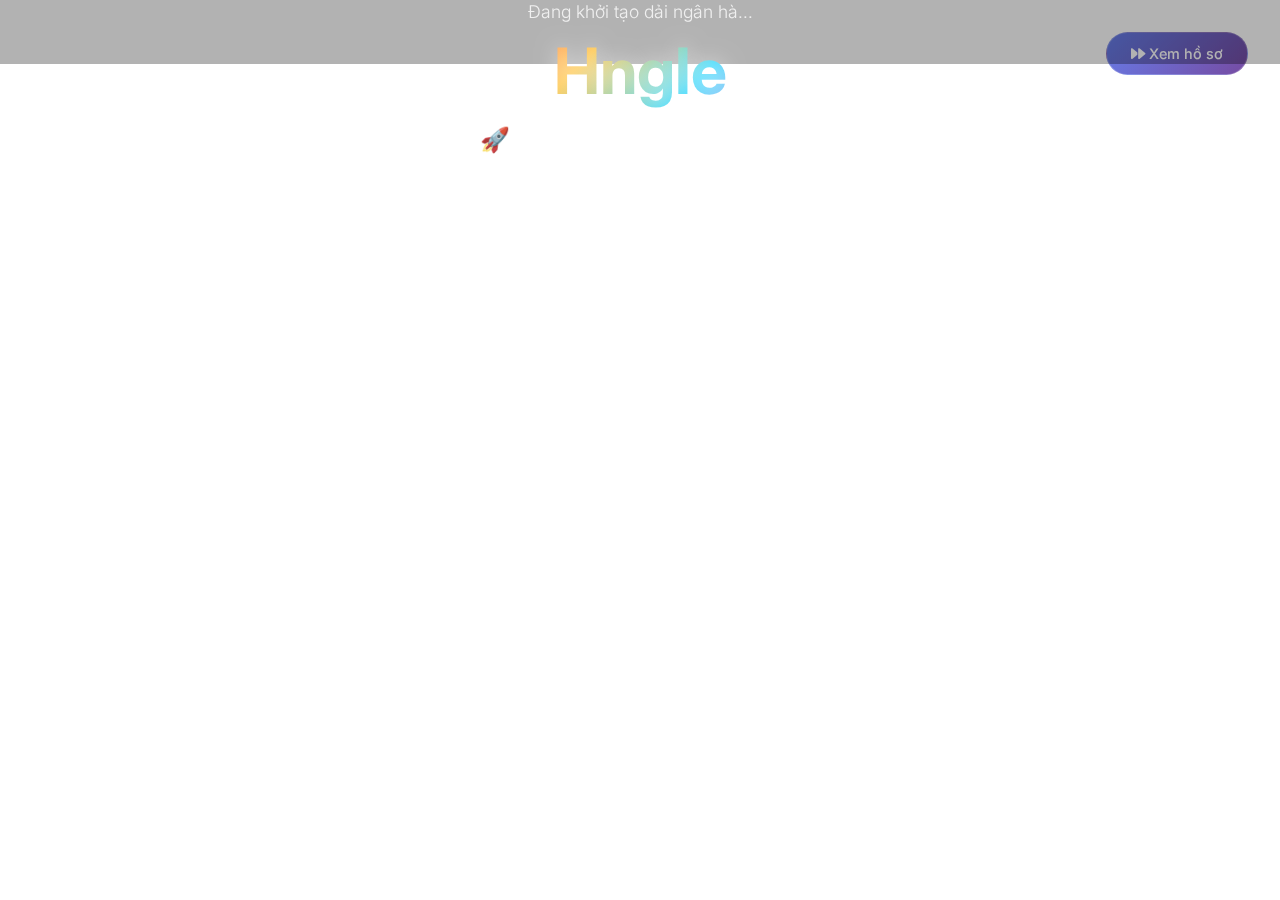
<file: frontend/galaxy.html>
<!DOCTYPE html>
<html>
<head>
    <meta charset="UTF-8">
    <title>Hngle - Welcome to the Galaxy</title>
    <link rel="preconnect" href="https://fonts.googleapis.com">
    <link rel="preconnect" href="https://fonts.gstatic.com" crossorigin>
    <link href="https://fonts.googleapis.com/css2?family=Inter:wght@300;400;500;600;700&display=swap" rel="stylesheet">
    <link rel="stylesheet" href="https://cdnjs.cloudflare.com/ajax/libs/font-awesome/6.4.0/css/all.min.css">
    <style>
        * {
            margin: 0;
            padding: 0;
            box-sizing: border-box;
        }
        
        body { 
            margin: 0; 
            overflow: hidden; 
            font-family: 'Inter', -apple-system, BlinkMacSystemFont, sans-serif;
            position: relative;
        }
        
        canvas { 
            display: block; 
            position: absolute;
            top: 0;
            left: 0;
            z-index: 1;
        }

        /* Welcome Overlay */
        .welcome-overlay {
            position: absolute;
            top: 0;
            left: 0;
            width: 100%;
            height: 100%;
            z-index: 10;
            background: rgba(0, 0, 0, 0.3);
            display: flex;
            flex-direction: column;
            justify-content: space-between;
            align-items: flex-start;
            pointer-events: none;
            padding: 2rem;
        }

        .welcome-content {
            color: white;
            pointer-events: auto;
            animation: fadeInUp 2s ease-out;
            display: flex;
            flex-direction: column;
        }

        .welcome-top {
            text-align: center;
            align-self: center;
        }

        .welcome-bottom {
            display: flex;
            flex-direction: column;
            align-items: flex-start;
            max-width: 500px;
            gap: 1.5rem;
        }

        .welcome-title {
            font-size: 4rem;
            font-weight: 700;
            margin-bottom: 1rem;
            background: linear-gradient(135deg, #ff6b6b, #feca57, #48dbfb, #ff9ff3);
            -webkit-background-clip: text;
            -webkit-text-fill-color: transparent;
            background-clip: text;
            text-shadow: 0 0 20px rgba(255, 255, 255, 0.5);
        }

        .welcome-subtitle {
            font-size: 1.5rem;
            margin-bottom: 0.5rem;
            opacity: 0.9;
            font-weight: 300;
        }

        .welcome-description {
            font-size: 1.1rem;
            opacity: 0.8;
            line-height: 1.6;
            text-align: left;
        }

        .portfolio-btn {
            display: inline-flex;
            align-items: center;
            gap: 0.75rem;
            padding: 1.25rem 2.5rem;
            background: linear-gradient(135deg, #667eea 0%, #764ba2 100%);
            color: white;
            text-decoration: none;
            border-radius: 50px;
            font-size: 1.1rem;
            font-weight: 600;
            transition: all 0.3s cubic-bezier(0.4, 0, 0.2, 1);
            box-shadow: 0 10px 30px rgba(102, 126, 234, 0.3);
            position: relative;
            overflow: hidden;
            white-space: nowrap;
            align-self: flex-start;
        }

        .portfolio-btn::before {
            content: '';
            position: absolute;
            top: 0;
            left: -100%;
            width: 100%;
            height: 100%;
            background: linear-gradient(90deg, transparent, rgba(255, 255, 255, 0.2), transparent);
            transition: all 0.6s;
        }

        .portfolio-btn:hover::before {
            left: 100%;
        }

        .portfolio-btn:hover {
            transform: translateY(-3px) scale(1.05);
            box-shadow: 0 20px 40px rgba(102, 126, 234, 0.4);
        }

        .portfolio-btn i {
            font-size: 1.2rem;
        }

        /* Bottom Section */
        .bottom-section {
            position: absolute;
            bottom: 2rem;
            left: 50%;
            transform: translateX(-50%);
            z-index: 10;
            text-align: center;
            animation: fadeInUp 3s ease-out;
            display: flex;
            flex-direction: column;
            align-items: center;
            gap: 2rem;
        }

        .portfolio-btn-bottom {
            display: inline-flex;
            align-items: center;
            gap: 0.75rem;
            padding: 1.25rem 2.5rem;
            background: linear-gradient(135deg, #667eea 0%, #764ba2 100%);
            color: white;
            text-decoration: none;
            border-radius: 50px;
            font-size: 1.1rem;
            font-weight: 600;
            transition: all 0.3s cubic-bezier(0.4, 0, 0.2, 1);
            box-shadow: 0 10px 30px rgba(102, 126, 234, 0.3);
            position: relative;
            overflow: hidden;
            white-space: nowrap;
        }

        .portfolio-btn-bottom::before {
            content: '';
            position: absolute;
            top: 0;
            left: -100%;
            width: 100%;
            height: 100%;
            background: linear-gradient(90deg, transparent, rgba(255, 255, 255, 0.2), transparent);
            transition: all 0.6s;
        }

        .portfolio-btn-bottom:hover::before {
            left: 100%;
        }

        .portfolio-btn-bottom:hover {
            transform: translateY(-3px) scale(1.05);
            box-shadow: 0 20px 40px rgba(102, 126, 234, 0.4);
        }

        .portfolio-btn-bottom i {
            font-size: 1.2rem;
        }

        /* Instructions */
        .galaxy-instructions {
            text-align: center;
            color: rgba(255, 255, 255, 0.8);
            font-size: 0.9rem;
        }

        .galaxy-instructions p {
            margin-bottom: 0.5rem;
            display: flex;
            align-items: center;
            justify-content: center;
            gap: 0.5rem;
        }

        .galaxy-instructions i {
            color: #48dbfb;
        }

        /* Skip Button */
        .skip-btn {
            position: absolute;
            top: 2rem;
            right: 2rem;
            z-index: 10;
            background: linear-gradient(135deg, #667eea 0%, #764ba2 100%);
            backdrop-filter: blur(10px);
            border: 1px solid rgba(255, 255, 255, 0.2);
            color: white;
            padding: 0.75rem 1.5rem;
            border-radius: 25px;
            text-decoration: none;
            font-weight: 500;
            transition: all 0.3s ease;
            font-size: 0.9rem;
        }

        .skip-btn:hover {
            background: rgba(255, 255, 255, 0.2);
            transform: translateY(-2px);
        }

        /* Animations */
        @keyframes fadeInUp {
            from {
                opacity: 0;
                transform: translateY(50px);
            }
            to {
                opacity: 1;
                transform: translateY(0);
            }
        }

        @keyframes pulse {
            0%, 100% {
                transform: scale(1);
            }
            50% {
                transform: scale(1.05);
            }
        }

        .pulse {
            animation: pulse 2s infinite;
        }

        /* Responsive */
        @media (max-width: 768px) {
            .welcome-overlay {
                padding: 1.5rem 1rem;
            }
            
            .welcome-title {
                font-size: 2.5rem;
            }
            
            .welcome-subtitle {
                font-size: 1.2rem;
            }
            
            .welcome-bottom {
                align-items: center;
                text-align: center;
            }
            
            .welcome-description {
                font-size: 1rem;
                max-width: 100%;
                text-align: center;
            }
            
            .bottom-section {
                bottom: 1rem;
                gap: 1.5rem;
            }
            
            .portfolio-btn-bottom {
                padding: 1rem 2rem;
                font-size: 1rem;
            }
            
            .skip-btn {
                top: 1rem;
                right: 1rem;
                padding: 0.5rem 1rem;
            }
            
            .galaxy-instructions {
                font-size: 0.8rem;
            }
        }

        /* Loading Animation */
        .loading-overlay {
            position: absolute;
            top: 0;
            left: 0;
            width: 100%;
            height: 100%;
            background: linear-gradient(135deg, #0c0c0c 0%, #1a1a2e 50%, #16213e 100%);
            z-index: 100;
            display: flex;
            align-items: center;
            justify-content: center;
            flex-direction: column;
            color: white;
            transition: opacity 1s ease-out;
        }

        .loading-overlay.hidden {
            opacity: 0;
            pointer-events: none;
        }

        .loading-spinner {
            width: 60px;
            height: 60px;
            border: 3px solid rgba(255, 255, 255, 0.1);
            border-top: 3px solid #48dbfb;
            border-radius: 50%;
            animation: spin 1s linear infinite;
            margin-bottom: 1rem;
        }

        .loading-text {
            font-size: 1.1rem;
            font-weight: 300;
            opacity: 0.8;
        }

        @keyframes spin {
            0% { transform: rotate(0deg); }
            100% { transform: rotate(360deg); }
        }
    </style>
</head>
<body>
    <!-- Loading Overlay -->
    <div class="loading-overlay" id="loadingOverlay">
        <div class="loading-spinner"></div>
        <div class="loading-text">Đang khởi tạo dải ngân hà...</div>
    </div>

    <!-- Skip Button -->
    <a href="index.html" class="skip-btn">
        <i class="fas fa-forward"></i> Xem hồ sơ
    </a>

    <!-- Welcome Overlay -->
    <div class="welcome-overlay">
        <div class="welcome-content welcome-top">
            <h1 class="welcome-title">Hngle</h1>
            <h2 class="welcome-subtitle">🚀 Developer & AI Researcher</h2>
        </div>
    </div>

    <!-- Bottom Section -->
    <div class="bottom-section">
        <a href="index.html" class="portfolio-btn-bottom pulse">
            <i class="fas fa-rocket"></i>
            Khám phá Portfolio
        </a>
        
        <div class="galaxy-instructions">
            <p><i class="fas fa-mouse"></i> Kéo để xoay galaxy</p>
            <p><i class="fas fa-scroll"></i> Cuộn để zoom</p>
        </div>
    </div>

    <canvas></canvas>
    <script type="module">
        import { AdditiveBlending, BufferAttribute, BufferGeometry, CanvasTexture, Color, PerspectiveCamera, Points, RawShaderMaterial, Scene, WebGLRenderer } from "https://cdn.skypack.dev/three@0.136.0"
import { OrbitControls } from "https://cdn.skypack.dev/three@0.136.0/examples/jsm/controls/OrbitControls"
import { TWEEN } from "https://cdn.skypack.dev/three@0.136.0/examples/jsm/libs/tween.module.min.js"


const canvas = document.querySelector('canvas');
console.clear()
// ------------------------ //
// SETUP

const count = 128 ** 2

const scene = new Scene()

const camera = new PerspectiveCamera(
  60, innerWidth / innerHeight, 0.1, 100
)
camera.position.set(0, 2, 3)

const renderer = new WebGLRenderer({ canvas })
renderer.setSize(innerWidth, innerHeight)
renderer.setPixelRatio(Math.min(window.devicePixelRatio, 2))

const orbit = new OrbitControls(camera, canvas)



// ------------------------ //
// STAR ALPHA TEXTURE

const ctx = document.createElement("canvas").getContext("2d")
ctx.canvas.width = ctx.canvas.height = 32

ctx.fillStyle = "#000"
ctx.fillRect(0, 0, 32, 32)

let grd = ctx.createRadialGradient(16, 16, 0, 16, 16, 16)
grd.addColorStop(0.0, "#fff")
grd.addColorStop(1.0, "#000")
ctx.fillStyle = grd
ctx.beginPath()
ctx.rect(15, 0, 2, 32)
ctx.fill()
ctx.beginPath()
ctx.rect(0, 15, 32, 2)
ctx.fill()

grd = ctx.createRadialGradient(16, 16, 0, 16, 16, 16)
grd.addColorStop(0.1, "#ffff")
grd.addColorStop(0.6, "#0000")
ctx.fillStyle = grd
ctx.fillRect(0, 0, 32, 32)

const alphaMap = new CanvasTexture(ctx.canvas)



// ------------------------ //
// GALAXY

const galaxyGeometry = new BufferGeometry()

const galaxyPosition = new Float32Array(count * 3)
const galaxySeed = new Float32Array(count * 3)
const galaxySize = new Float32Array(count)

for (let i = 0; i < count; i++) {
  galaxyPosition[i * 3] = i / count
  galaxySeed[i * 3 + 0] = Math.random()
  galaxySeed[i * 3 + 1] = Math.random()
  galaxySeed[i * 3 + 2] = Math.random()
  galaxySize[i] = Math.random() * 2 + 0.5
}

galaxyGeometry.setAttribute(
  "position", new BufferAttribute(galaxyPosition, 3)
)
galaxyGeometry.setAttribute(
  "size", new BufferAttribute(galaxySize, 1)
)
galaxyGeometry.setAttribute(
  "seed", new BufferAttribute(galaxySeed, 3)
)



const innColor = new Color("#f40")
const outColor = new Color("#a7f")

const galaxyMaterial = new RawShaderMaterial({

  uniforms: {
    uTime: { value: 0 },
    uSize: { value: renderer.getPixelRatio() },
    uBranches: { value: 3 },
    uRadius: { value: 0 },
    uSpin: { value: Math.PI * 0.25 },
    uRandomness: { value: 0 },
    uAlphaMap: { value: alphaMap },
    uColorInn: { value: innColor },
    uColorOut: { value: outColor },
  },

  vertexShader:
`
precision highp float;

attribute vec3 position;
attribute float size;
attribute vec3 seed;
uniform mat4 projectionMatrix;
uniform mat4 modelViewMatrix;

uniform float uTime;
uniform float uSize;
uniform float uBranches;
uniform float uRadius;
uniform float uSpin;
uniform float uRandomness;

varying float vDistance;

#define PI  3.14159265359
#define PI2 6.28318530718

#include <random, scatter>



void main() {

  vec3 p = position;
  float st = sqrt(p.x);
  float qt = p.x * p.x;
  float mt = mix(st, qt, p.x);

  // Offset positions by spin (farther wider) and branch num
  float angle = qt * uSpin * (2.0 - sqrt(1.0 - qt));
  float branchOffset = (PI2 / uBranches) * floor(seed.x * uBranches);
  p.x = position.x * cos(angle + branchOffset) * uRadius;
  p.z = position.x * sin(angle + branchOffset) * uRadius;

  // Scatter positions & scale down by Y-axis
  p += scatter(seed) * random(seed.zx) * uRandomness * mt;
  p.y *= 0.5 + qt * 0.5;

  // Rotate (center faster)
  vec3 temp = p;
  float ac = cos(-uTime * (2.0 - st) * 0.5);
  float as = sin(-uTime * (2.0 - st) * 0.5);
  p.x = temp.x * ac - temp.z * as;
  p.z = temp.x * as + temp.z * ac;



  vDistance = mt;

  vec4 mvp = modelViewMatrix * vec4(p, 1.0);
  gl_Position = projectionMatrix * mvp;
  gl_PointSize = (10.0 * size * uSize) / -mvp.z;
}
`,

  fragmentShader:
`
precision highp float;

uniform vec3 uColorInn;
uniform vec3 uColorOut;
uniform sampler2D uAlphaMap;

varying float vDistance;

#define PI  3.14159265359



void main() {
  vec2 uv = vec2(gl_PointCoord.x, 1.0 - gl_PointCoord.y);
  float a = texture2D(uAlphaMap, uv).g;
  if (a < 0.1) discard;

  vec3 color = mix(uColorInn, uColorOut, vDistance);
  float c = step(0.99, (sin(gl_PointCoord.x * PI) + sin(gl_PointCoord.y * PI)) * 0.5);
  color = max(color, vec3(c));

  gl_FragColor = vec4(color, a);
}
`,

  transparent: true,
  depthTest: false,
  depthWrite: false,
  blending: AdditiveBlending,
})



const galaxy = new Points(galaxyGeometry, galaxyMaterial)
galaxy.material.onBeforeCompile = (shader) => {
  shader.vertexShader = shader.vertexShader
    .replace("#include <random, scatter>", shaderUtils)
}
scene.add(galaxy)



// ------------------------ //
// UNIVERSE

const universeGeometry = new BufferGeometry()

const universePosition = new Float32Array(count * 3 / 2)
const universeSeed = new Float32Array(count * 3 / 2)
const universeSize = new Float32Array(count / 2)

for (let i = 0; i < count / 2; i++) {
  universeSeed[i * 3 + 0] = Math.random()
  universeSeed[i * 3 + 1] = Math.random()
  universeSeed[i * 3 + 2] = Math.random()
  universeSize[i] = Math.random() * 2 + 0.5
}

universeGeometry.setAttribute(
  "position", new BufferAttribute(universePosition, 3)
)
universeGeometry.setAttribute(
  "seed", new BufferAttribute(universeSeed, 3)
)
universeGeometry.setAttribute(
  "size", new BufferAttribute(universeSize, 1)
)



const universeMaterial = new RawShaderMaterial({

  uniforms: {
    uTime: { value: 0 },
    uSize: galaxyMaterial.uniforms.uSize,
    uRadius: galaxyMaterial.uniforms.uRadius,
    uAlphaMap: galaxyMaterial.uniforms.uAlphaMap,
  },

  vertexShader:
`
precision highp float;

attribute vec3 seed;
attribute float size;
uniform mat4 projectionMatrix;
uniform mat4 modelViewMatrix;

uniform float uTime;
uniform float uSize;
uniform float uRadius;

#define PI  3.14159265359
#define PI2 6.28318530718

#include <random, scatter>

// Universe size factor
const float r = 3.0;
// Scale universe sphere 
const vec3 s = vec3(2.1, 1.3, 2.1);



void main() {

  vec3 p = scatter(seed) * r * s;

  // Sweep to center
  float q = random(seed.zx);
  for (int i = 0; i < 3; i++) q *= q;
  p *= q;

  // Sweep to surface
  float l = length(p) / (s.x * r);
  p = l < 0.001 ? (p / l) : p;

  // Rotate (center faster)
  vec3 temp = p;
  float ql = 1.0 - l;
  for (int i = 0; i < 3; i++) ql *= ql;
  float ac = cos(-uTime * ql);
  float as = sin(-uTime * ql);
  p.x = temp.x * ac - temp.z * as;
  p.z = temp.x * as + temp.z * ac;



  vec4 mvp = modelViewMatrix * vec4(p * uRadius, 1.0);
  gl_Position = projectionMatrix * mvp;

  // Scale up core stars
  l = (2.0 - l) * (2.0 - l);

  gl_PointSize = (r * size * uSize * l) / -mvp.z;
}
`,

  fragmentShader:
`
precision highp float;

uniform sampler2D uAlphaMap;

#define PI 3.14159265359

void main() {
  vec2 uv = vec2(gl_PointCoord.x, 1.0 - gl_PointCoord.y);
  float a = texture2D(uAlphaMap, uv).g;
  if (a < 0.1) discard;

  gl_FragColor = vec4(vec3(1.0), a);
}
`,

  transparent: true,
  depthTest: false,
  depthWrite: false,
  blending: AdditiveBlending,
})



const universe = new Points(universeGeometry, universeMaterial)
universe.material.onBeforeCompile = (shader) => {
  shader.vertexShader = shader.vertexShader
    .replace("#include <random, scatter>", shaderUtils)
}
scene.add(universe)



// ------------------------ //
// GALAXY SETTINGS (No GUI)

const u = galaxyMaterial.uniforms



// ------------------------ //
// ANIMATION

new TWEEN.Tween({
  radius: 0,
  spin: 0,
  randomness: 0,
  rotate: 0,
}).to({
  radius: 1.618,
  spin: Math.PI * 3,
  randomness: 0.5,
  rotate: Math.PI * 4,
})
.duration(5000)
.easing(TWEEN.Easing.Cubic.InOut)
// .repeat(Infinity)
// .repeatDelay(1000)
// .yoyo(true)
.onUpdate(({ radius, spin, randomness, rotate }) => {
  u.uRadius.value = radius
  u.uSpin.value = spin
  u.uRandomness.value = randomness

  galaxy.rotation.y = rotate
  universe.rotation.y = rotate / 3
})
.start()



// ------------------------ //
// LOOPER

const t = 0.001
renderer.setAnimationLoop(() => {
  galaxyMaterial.uniforms.uTime.value += t / 2
  universeMaterial.uniforms.uTime.value += t / 3
  TWEEN.update()
  orbit.update()
  renderer.render(scene, camera)
})



// ------------------------ //
// HELPERS

addEventListener("resize", () => {
  camera.aspect = innerWidth / innerHeight
  camera.updateProjectionMatrix()
  renderer.setSize(innerWidth, innerHeight)  
})

const shaderUtils =
`
float random (vec2 st) {
  return fract(sin(dot(st.xy, vec2(12.9898, 78.233))) * 43758.5453123);
}

vec3 scatter (vec3 seed) {
  float u = random(seed.xy);
  float v = random(seed.yz);
  float theta = u * 6.28318530718;
  float phi = acos(2.0 * v - 1.0);

  float sinTheta = sin(theta);
  float cosTheta = cos(theta);
  float sinPhi = sin(phi);
  float cosPhi = cos(phi);

  float x = sinPhi * cosTheta;
  float y = sinPhi * sinTheta;
  float z = cosPhi;

  return vec3(x, y, z);
}
`

// Thêm code xử lý loading và interactions
window.addEventListener('load', function() {
    // Hide loading overlay after 2 seconds
    setTimeout(() => {
        const loadingOverlay = document.getElementById('loadingOverlay');
        loadingOverlay.classList.add('hidden');
        
        // Remove loading overlay completely after transition
        setTimeout(() => {
            loadingOverlay.remove();
        }, 1000);
    }, 2000);
});

// Add keyboard shortcut to go to portfolio
document.addEventListener('keydown', function(e) {
    if (e.key === 'Enter' || e.key === ' ') {
        window.location.href = 'index.html';
    }
});

// Add click anywhere to go to portfolio (optional)
let clickTimer = null;
document.addEventListener('click', function(e) {
    // Double click anywhere to go to portfolio
    if (clickTimer === null) {
        clickTimer = setTimeout(() => {
            clickTimer = null;
        }, 300);
    } else {
        clearTimeout(clickTimer);
        clickTimer = null;
        window.location.href = 'index.html';
    }
});

// Prevent double-click on buttons from triggering portfolio navigation
document.querySelectorAll('a, button').forEach(element => {
    element.addEventListener('click', function(e) {
        e.stopPropagation();
    });
});

console.log('🌌 Galaxy Landing Page initialized');
console.log('💡 Tip: Press Enter/Space or double-click to go to portfolio');

    </script>
</body>
</html>
</file>
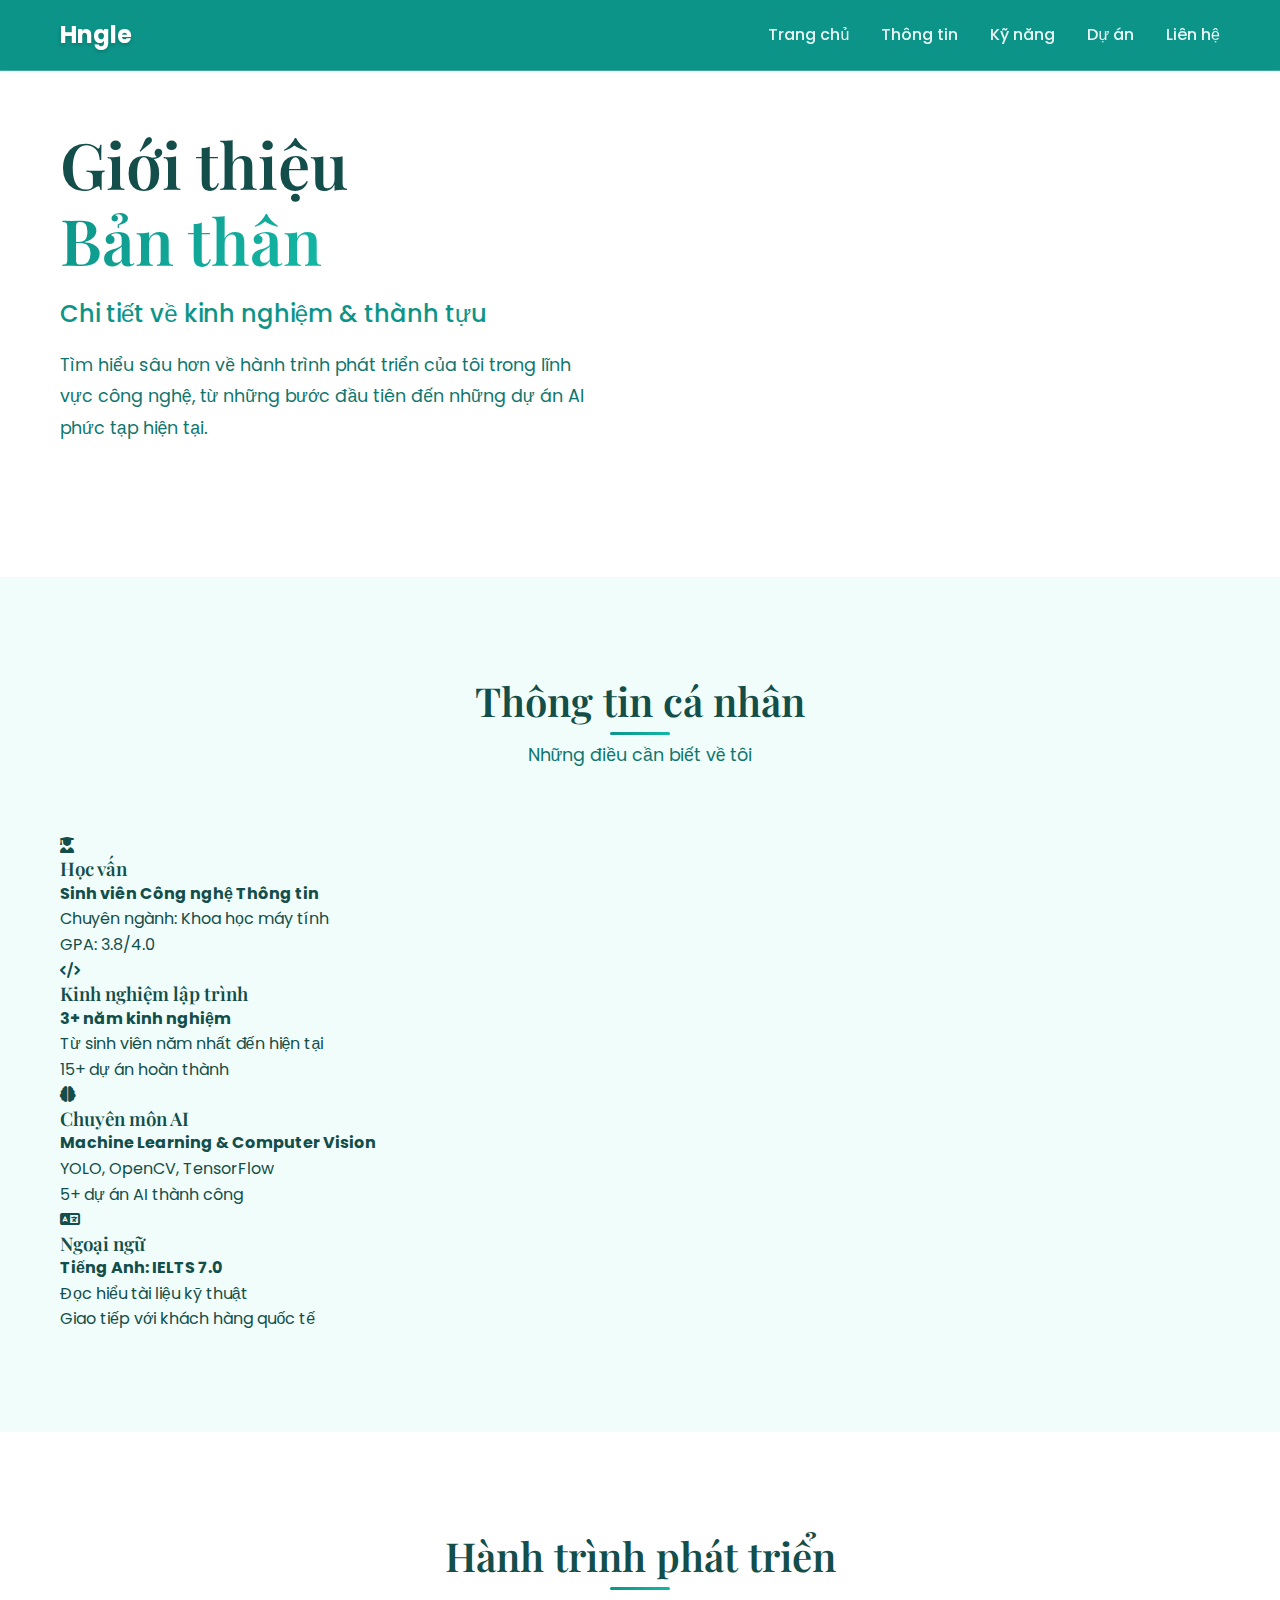
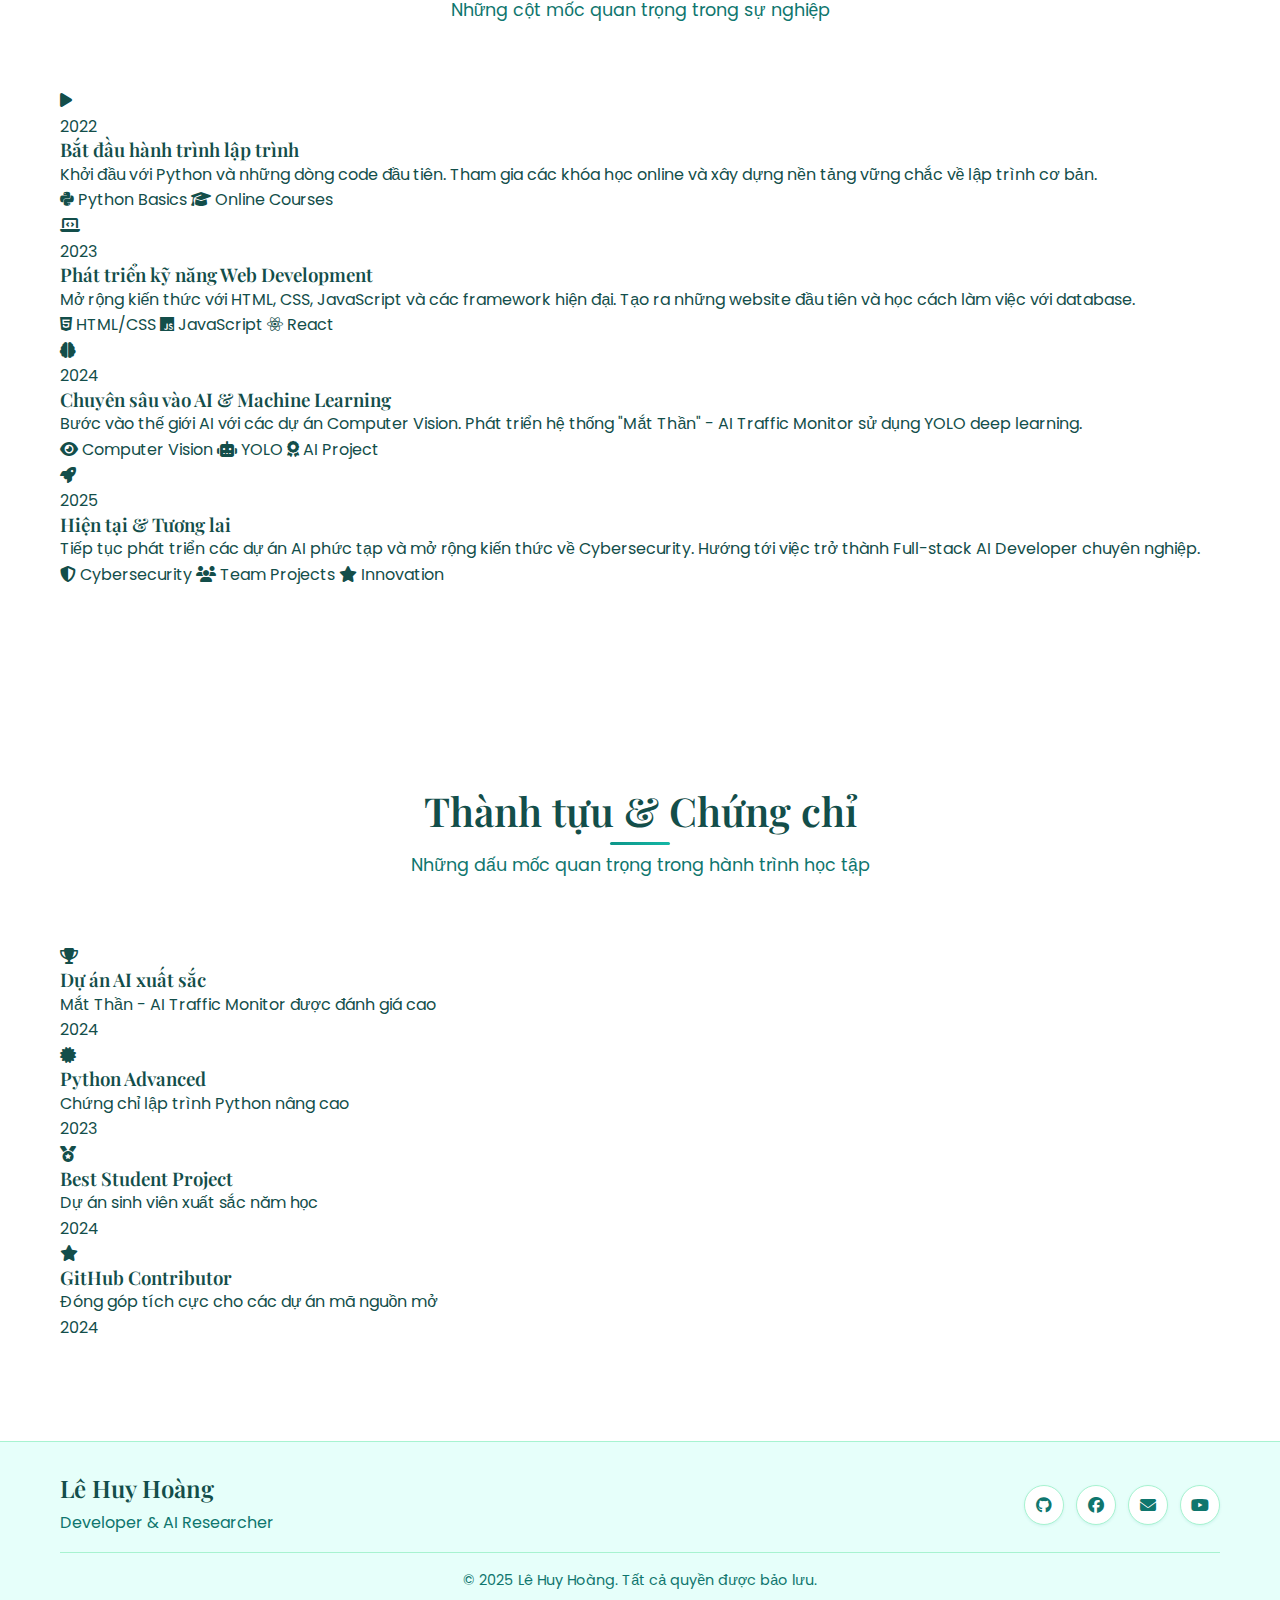
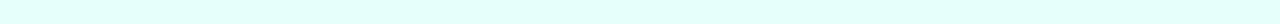
<file: frontend/info.html>
<!DOCTYPE html>
<html lang="vi">
<head>
  <meta charset="UTF-8">
  <meta name="viewport" content="width=device-width, initial-scale=1.0">
  <meta name="description" content="Thông tin chi tiết về Lê Huy Hoàng - Developer & AI Researcher">
  <meta name="keywords" content="developer, AI, machine learning, python, javascript, web development, portfolio">
  <meta name="author" content="Lê Huy Hoàng">
  <title>Thông tin chi tiết - Lê Huy Hoàng | Portfolio</title>
  
  <!-- Favicon -->
  <link rel="icon" type="image/x-icon" href="data:image/svg+xml,<svg xmlns='http://www.w3.org/2000/svg' viewBox='0 0 100 100'><text y='.9em' font-size='90'>🚀</text></svg>">
  
  <!-- Google Fonts -->
  <link rel="preconnect" href="https://fonts.googleapis.com">
  <link rel="preconnect" href="https://fonts.gstatic.com" crossorigin>
  <link href="https://fonts.googleapis.com/css2?family=Poppins:wght@300;400;500;600;700&family=Playfair+Display:wght@400;500;700&display=swap" rel="stylesheet">
  
  <!-- Font Awesome -->
  <link rel="stylesheet" href="https://cdnjs.cloudflare.com/ajax/libs/font-awesome/6.4.0/css/all.min.css">
  
  <!-- Custom CSS -->
  <link rel="stylesheet" href="style.css">
</head>
<body>
  <!-- Navigation -->
  <nav class="navbar">
    <div class="nav-container">
      <div class="nav-brand">
        <a href="index.html" class="logo">Hngle</a>
      </div>
      <ul class="nav-menu">
        <li><a href="index.html">Trang chủ</a></li>
        <li><a href="info.html">Thông tin</a></li>
        <li><a href="skills.html">Kỹ năng</a></li>
        <li><a href="projects.html">Dự án</a></li>
        <li><a href="contact.html">Liên hệ</a></li>
      </ul>
      <div class="hamburger">
        <span></span>
        <span></span>
        <span></span>
      </div>
    </div>
  </nav>

  <!-- Breadcrumb -->
  <div class="breadcrumb">
    <div class="container">
      <div class="breadcrumb-nav">
        <a href="index.html"><i class="fas fa-home"></i> Trang chủ</a>
        <span><i class="fas fa-chevron-right"></i></span>
        <span>Thông tin chi tiết</span>
      </div>
    </div>
  </div>

  <!-- Hero Section -->
  <section class="info-hero">
    <div class="floating-shapes">
      <div class="shape shape-1"></div>
      <div class="shape shape-2"></div>
      <div class="shape shape-3"></div>
      <div class="shape shape-4"></div>
    </div>
    <div class="container">
      <div class="hero-content">
        <div class="hero-text">
          <h1 class="hero-title">
            Giới thiệu <br>
            <span class="text-gradient">Bản thân</span>
          </h1>
          <p class="hero-subtitle">Chi tiết về kinh nghiệm & thành tựu</p>
          <p class="hero-description">
            Tìm hiểu sâu hơn về hành trình phát triển của tôi trong lĩnh vực công nghệ, 
            từ những bước đầu tiên đến những dự án AI phức tạp hiện tại.
          </p>
        </div>
      </div>
    </div>
  </section>

  <!-- Personal Info Section -->
  <section id="personal-info" class="about">
    <div class="container">
      <div class="section-header">
        <h2 class="section-title">Thông tin cá nhân</h2>
        <p class="section-subtitle">Những điều cần biết về tôi</p>
      </div>
      <div class="info-grid">
        <div class="info-card">
          <div class="card-icon">
            <i class="fas fa-user-graduate"></i>
          </div>
          <h3>Học vấn</h3>
          <p><strong>Sinh viên Công nghệ Thông tin</strong></p>
          <p>Chuyên ngành: Khoa học máy tính</p>
          <p>GPA: 3.8/4.0</p>
          <div class="progress-bar">
            <div class="progress-fill" data-width="95%"></div>
          </div>
        </div>

        <div class="info-card">
          <div class="card-icon">
            <i class="fas fa-code"></i>
          </div>
          <h3>Kinh nghiệm lập trình</h3>
          <p><strong>3+ năm kinh nghiệm</strong></p>
          <p>Từ sinh viên năm nhất đến hiện tại</p>
          <p>15+ dự án hoàn thành</p>
          <div class="progress-bar">
            <div class="progress-fill" data-width="85%"></div>
          </div>
        </div>

        <div class="info-card">
          <div class="card-icon">
            <i class="fas fa-brain"></i>
          </div>
          <h3>Chuyên môn AI</h3>
          <p><strong>Machine Learning & Computer Vision</strong></p>
          <p>YOLO, OpenCV, TensorFlow</p>
          <p>5+ dự án AI thành công</p>
          <div class="progress-bar">
            <div class="progress-fill" data-width="90%"></div>
          </div>
        </div>

        <div class="info-card">
          <div class="card-icon">
            <i class="fas fa-language"></i>
          </div>
          <h3>Ngoại ngữ</h3>
          <p><strong>Tiếng Anh: IELTS 7.0</strong></p>
          <p>Đọc hiểu tài liệu kỹ thuật</p>
          <p>Giao tiếp với khách hàng quốc tế</p>
          <div class="progress-bar">
            <div class="progress-fill" data-width="80%"></div>
          </div>
        </div>
      </div>
    </div>
  </section>

  <!-- Timeline Section -->
  <section id="journey" class="timeline-section">
    <div class="container">
      <div class="section-header">
        <h2 class="section-title">Hành trình phát triển</h2>
        <p class="section-subtitle">Những cột mốc quan trọng trong sự nghiệp</p>
      </div>
      <div class="timeline">
        <div class="timeline-item">
          <div class="timeline-marker">
            <i class="fas fa-play"></i>
          </div>
          <div class="timeline-content">
            <div class="timeline-date">2022</div>
            <h3>Bắt đầu hành trình lập trình</h3>
            <p>
              Khởi đầu với Python và những dòng code đầu tiên. Tham gia các khóa học online 
              và xây dựng nền tảng vững chắc về lập trình cơ bản.
            </p>
            <div class="timeline-tags">
              <span class="achievement-badge">
                <i class="fab fa-python"></i> Python Basics
              </span>
              <span class="achievement-badge">
                <i class="fas fa-graduation-cap"></i> Online Courses
              </span>
            </div>
          </div>
        </div>

        <div class="timeline-item">
          <div class="timeline-marker">
            <i class="fas fa-laptop-code"></i>
          </div>
          <div class="timeline-content">
            <div class="timeline-date">2023</div>
            <h3>Phát triển kỹ năng Web Development</h3>
            <p>
              Mở rộng kiến thức với HTML, CSS, JavaScript và các framework hiện đại. 
              Tạo ra những website đầu tiên và học cách làm việc với database.
            </p>
            <div class="timeline-tags">
              <span class="achievement-badge">
                <i class="fab fa-html5"></i> HTML/CSS
              </span>
              <span class="achievement-badge">
                <i class="fab fa-js"></i> JavaScript
              </span>
              <span class="achievement-badge">
                <i class="fab fa-react"></i> React
              </span>
            </div>
          </div>
        </div>

        <div class="timeline-item">
          <div class="timeline-marker">
            <i class="fas fa-brain"></i>
          </div>
          <div class="timeline-content">
            <div class="timeline-date">2024</div>
            <h3>Chuyên sâu vào AI & Machine Learning</h3>
            <p>
              Bước vào thế giới AI với các dự án Computer Vision. Phát triển hệ thống 
              "Mắt Thần" - AI Traffic Monitor sử dụng YOLO deep learning.
            </p>
            <div class="timeline-tags">
              <span class="achievement-badge">
                <i class="fas fa-eye"></i> Computer Vision
              </span>
              <span class="achievement-badge">
                <i class="fas fa-robot"></i> YOLO
              </span>
              <span class="achievement-badge">
                <i class="fas fa-award"></i> AI Project
              </span>
            </div>
          </div>
        </div>

        <div class="timeline-item">
          <div class="timeline-marker">
            <i class="fas fa-rocket"></i>
          </div>
          <div class="timeline-content">
            <div class="timeline-date">2025</div>
            <h3>Hiện tại & Tương lai</h3>
            <p>
              Tiếp tục phát triển các dự án AI phức tạp và mở rộng kiến thức về Cybersecurity. 
              Hướng tới việc trở thành Full-stack AI Developer chuyên nghiệp.
            </p>
            <div class="timeline-tags">
              <span class="achievement-badge">
                <i class="fas fa-shield-alt"></i> Cybersecurity
              </span>
              <span class="achievement-badge">
                <i class="fas fa-users"></i> Team Projects
              </span>
              <span class="achievement-badge">
                <i class="fas fa-star"></i> Innovation
              </span>
            </div>
          </div>
        </div>
      </div>
    </div>
  </section>

  <!-- Achievements Section -->
  <section id="achievements" class="achievements">
    <div class="container">
      <div class="section-header">
        <h2 class="section-title">Thành tựu & Chứng chỉ</h2>
        <p class="section-subtitle">Những dấu mốc quan trọng trong hành trình học tập</p>
      </div>
      <div class="achievements-grid">
        <div class="achievement-card">
          <div class="achievement-icon">
            <i class="fas fa-trophy"></i>
          </div>
          <h3>Dự án AI xuất sắc</h3>
          <p>Mắt Thần - AI Traffic Monitor được đánh giá cao</p>
          <div class="achievement-year">2024</div>
        </div>

        <div class="achievement-card">
          <div class="achievement-icon">
            <i class="fas fa-certificate"></i>
          </div>
          <h3>Python Advanced</h3>
          <p>Chứng chỉ lập trình Python nâng cao</p>
          <div class="achievement-year">2023</div>
        </div>

        <div class="achievement-card">
          <div class="achievement-icon">
            <i class="fas fa-medal"></i>
          </div>
          <h3>Best Student Project</h3>
          <p>Dự án sinh viên xuất sắc năm học</p>
          <div class="achievement-year">2024</div>
        </div>

        <div class="achievement-card">
          <div class="achievement-icon">
            <i class="fas fa-star"></i>
          </div>
          <h3>GitHub Contributor</h3>
          <p>Đóng góp tích cực cho các dự án mã nguồn mở</p>
          <div class="achievement-year">2024</div>
        </div>
      </div>
    </div>
  </section>

  <!-- Footer -->
  <footer class="footer">
    <div class="container">
      <div class="footer-content">
        <div class="footer-main">
          <h3>Lê Huy Hoàng</h3>
          <p>Developer & AI Researcher</p>
        </div>
        <div class="footer-social">
          <a href="https://github.com/hoangle2302" class="social-link">
            <i class="fab fa-github"></i>
          </a>
          <a href="https://www.facebook.com/hng.le2/" class="social-link">
            <i class="fab fa-facebook"></i>
          </a>
          <a href="mailto:lehuyhoang840@gmail.com" class="social-link">
            <i class="fas fa-envelope"></i>
          </a>
          <a href="https://www.youtube.com/@lehuyhoang2302" class="social-link">
            <i class="fab fa-youtube"></i>
          </a>
        </div>
      </div>
      <div class="footer-bottom">
        <p>&copy; 2025 Lê Huy Hoàng. Tất cả quyền được bảo lưu.</p>
      </div>
    </div>
  </footer>

  <!-- Scroll to top -->
  <button id="scrollToTop" class="scroll-top">
    <i class="fas fa-chevron-up"></i>
  </button>

  <!-- JavaScript -->
  <script>
    // Mobile Navigation
    const hamburger = document.querySelector('.hamburger');
    const navMenu = document.querySelector('.nav-menu');

    hamburger.addEventListener('click', () => {
      hamburger.classList.toggle('active');
      navMenu.classList.toggle('active');
    });

    // Close mobile menu when clicking on a link
    document.querySelectorAll('.nav-menu a').forEach(n => n.addEventListener('click', () => {
      hamburger.classList.remove('active');
      navMenu.classList.remove('active');
    }));

    // Smooth scrolling for navigation links
    document.querySelectorAll('a[href^="#"]').forEach(anchor => {
      anchor.addEventListener('click', function (e) {
        e.preventDefault();
        const target = document.querySelector(this.getAttribute('href'));
        if (target) {
          const offsetTop = target.offsetTop - 80;
          window.scrollTo({
            top: offsetTop,
            behavior: 'smooth'
          });
        }
      });
    });

    // Navbar scroll effect
    window.addEventListener('scroll', () => {
      const navbar = document.querySelector('.navbar');
      if (window.scrollY > 100) {
        navbar.style.background = 'var(--primary-color)';
        navbar.style.boxShadow = '0 4px 20px rgba(13, 148, 136, 0.3)';
      } else {
        navbar.style.background = 'var(--primary-color)';
        navbar.style.boxShadow = '0 1px 3px rgba(13, 148, 136, 0.1)';
      }
    });

    // Scroll to top button
    const scrollToTopBtn = document.getElementById('scrollToTop');

    window.addEventListener('scroll', () => {
      if (window.scrollY > 300) {
        scrollToTopBtn.classList.add('visible');
      } else {
        scrollToTopBtn.classList.remove('visible');
      }
    });

    scrollToTopBtn.addEventListener('click', () => {
      window.scrollTo({
        top: 0,
        behavior: 'smooth'
      });
    });

    // Timeline animation
    const observerOptions = {
      threshold: 0.1,
      rootMargin: '0px 0px -50px 0px'
    };

    const timelineObserver = new IntersectionObserver((entries) => {
      entries.forEach(entry => {
        if (entry.isIntersecting) {
          entry.target.classList.add('animate');
        }
      });
    }, observerOptions);

    // Observe timeline items
    document.querySelectorAll('.timeline-item').forEach(item => {
      timelineObserver.observe(item);
    });

    // Observe info cards
    document.querySelectorAll('.info-card').forEach(card => {
      timelineObserver.observe(card);
    });

    // Progress bar animation
    const progressObserver = new IntersectionObserver((entries) => {
      entries.forEach(entry => {
        if (entry.isIntersecting) {
          const progressFill = entry.target.querySelector('.progress-fill');
          if (progressFill) {
            const width = progressFill.getAttribute('data-width');
            setTimeout(() => {
              progressFill.style.width = width;
            }, 300);
          }
        }
      });
    }, observerOptions);

    document.querySelectorAll('.info-card').forEach(card => {
      progressObserver.observe(card);
    });

    // Floating shapes animation
    document.querySelectorAll('.shape').forEach((shape, index) => {
      shape.style.animationDelay = `${index * 0.5}s`;
    });

    // Achievement cards hover effect
    document.querySelectorAll('.achievement-card').forEach(card => {
      card.addEventListener('mouseenter', function() {
        this.style.transform = 'translateY(-10px) rotateY(5deg)';
      });
      
      card.addEventListener('mouseleave', function() {
        this.style.transform = 'translateY(0) rotateY(0)';
      });
    });

    // Hamburger menu animation
    document.addEventListener('DOMContentLoaded', function() {
      // Add CSS for hamburger animation
      const style = document.createElement('style');
      style.textContent = `
        .hamburger.active span:nth-child(1) {
          transform: rotate(-45deg) translate(-5px, 6px);
        }
        .hamburger.active span:nth-child(2) {
          opacity: 0;
        }
        .hamburger.active span:nth-child(3) {
          transform: rotate(45deg) translate(-5px, -6px);
        }
        
        @media (max-width: 768px) {
          .nav-menu {
            position: fixed;
            left: -100%;
            top: 70px;
            flex-direction: column;
            background-color: var(--bg-secondary);
            width: 100%;
            text-align: center;
            transition: 0.3s;
            padding: 2rem 0;
            box-shadow: 0 10px 27px rgba(0, 0, 0, 0.05);
          }
          
          .nav-menu.active {
            left: 0;
          }
          
          .nav-menu li {
            margin: 1rem 0;
          }
        }
      `;
      document.head.appendChild(style);
    });
  </script>
</body>
</html>
</file>
<file: style.css>
/* Reset and Base Styles */
* {
  margin: 0;
  padding: 0;
  box-sizing: border-box;
}

:root {
  --primary-color: #0d9488;
  --secondary-color: #14b8a6;
  --accent-color: #06b6d4;
  --bg-primary: #ffffff;
  --bg-secondary: #f0fdfa;
  --bg-tertiary: #e6fffa;
  --text-primary: #134e4a;
  --text-secondary: #0f766e;
  --text-muted: #5eead4;
  --border-color: #a7f3d0;
  --success-color: #059669;
  --warning-color: #d97706;
  --error-color: #dc2626;
  --shadow-light: 0 1px 3px rgba(13, 148, 136, 0.1);
  --shadow-medium: 0 4px 6px rgba(13, 148, 136, 0.15);
  --shadow-large: 0 10px 25px rgba(13, 148, 136, 0.2);
}

html {
  scroll-behavior: smooth;
  font-size: 16px;
}

body {
  font-family: 'Poppins', sans-serif;
  background-color: var(--bg-primary);
  color: var(--text-primary);
  line-height: 1.6;
  overflow-x: hidden;
}

.container {
  max-width: 1200px;
  margin: 0 auto;
  padding: 0 20px;
}

/* Typography */
h1, h2, h3, h4, h5, h6 {
  font-family: 'Playfair Display', serif;
  font-weight: 600;
  line-height: 1.2;
  color: var(--text-primary);
}

.text-gradient {
  background: linear-gradient(135deg, var(--primary-color), var(--secondary-color));
  background-clip: text;
  -webkit-background-clip: text;
  -webkit-text-fill-color: transparent;
}

/* Buttons */
.btn {
  display: inline-flex;
  align-items: center;
  gap: 8px;
  padding: 12px 24px;
  border: none;
  border-radius: 50px;
  font-weight: 500;
  text-decoration: none;
  transition: all 0.3s ease;
  cursor: pointer;
  font-size: 16px;
}

.btn-primary {
  background: linear-gradient(135deg, var(--primary-color), var(--secondary-color));
  color: white;
  box-shadow: var(--shadow-medium);
}

.btn-primary:hover {
  transform: translateY(-2px);
  box-shadow: 0 10px 30px rgba(13, 148, 136, 0.4);
}

.btn-outline {
  background: transparent;
  color: var(--primary-color);
  border: 2px solid var(--primary-color);
}

.btn-outline:hover {
  background: var(--primary-color);
  border-color: var(--primary-color);
  color: white;
  box-shadow: var(--shadow-medium);
}

.btn-full {
  width: 100%;
  justify-content: center;
}

/* Navigation */
.navbar {
  position: fixed;
  top: 0;
  width: 100%;
  background: var(--primary-color);
  backdrop-filter: blur(20px);
  z-index: 1000;
  padding: 1rem 0;
  transition: all 0.3s ease;
  border-bottom: 1px solid rgba(255, 255, 255, 0.2);
  box-shadow: var(--shadow-light);
}

.nav-container {
  max-width: 1200px;
  margin: 0 auto;
  padding: 0 20px;
  display: flex;
  justify-content: space-between;
  align-items: center;
}

.logo {
  font-size: 24px;
  font-weight: 700;
  color: white;
  text-decoration: none;
  transition: color 0.3s ease;
  text-shadow: 0 2px 4px rgba(0, 0, 0, 0.2);
}

.logo:hover {
  color: rgba(255, 255, 255, 0.8);
}

.nav-menu {
  display: flex;
  list-style: none;
  gap: 2rem;
}

.nav-menu a {
  color: rgba(255, 255, 255, 0.9);
  text-decoration: none;
  font-weight: 500;
  transition: color 0.3s ease;
}

.nav-menu a:hover {
  color: white;
  text-shadow: 0 2px 4px rgba(0, 0, 0, 0.2);
}

.hamburger {
  display: none;
  flex-direction: column;
  cursor: pointer;
}

.hamburger span {
  width: 25px;
  height: 3px;
  background: white;
  margin: 3px 0;
  transition: 0.3s;
}

/* Hero Section */
.hero {
  min-height: 100vh;
  display: flex;
  align-items: center;
  padding: 100px 0 50px;
  background: radial-gradient(ellipse at center, rgba(13, 148, 136, 0.05) 0%, transparent 70%);
}

.hero-container {
  max-width: 1200px;
  margin: 0 auto;
  padding: 0 20px;
}

.hero-content {
  display: grid;
  grid-template-columns: 1fr 1fr;
  gap: 4rem;
  align-items: center;
}

.hero-title {
  font-size: clamp(2.5rem, 5vw, 4rem);
  margin-bottom: 1rem;
  font-family: 'Playfair Display', serif;
  color: var(--text-primary);
}

.hero-subtitle {
  font-size: 1.5rem;
  color: var(--primary-color);
  margin-bottom: 1rem;
  font-weight: 500;
}

.hero-description {
  font-size: 1.1rem;
  color: var(--text-secondary);
  margin-bottom: 2rem;
  line-height: 1.8;
}

.hero-buttons {
  display: flex;
  gap: 1rem;
  margin-bottom: 2rem;
}

.hero-image {
  display: flex;
  justify-content: center;
  position: relative;
}

.image-container {
  position: relative;
  width: 400px;
  height: 400px;
}

.profile-image {
    width: 100%;
    height: 100%;
    object-fit: cover;
    border-radius: 20px;
    border: 4px solid var(--primary-color);
    box-shadow: 0 10px 30px rgba(13, 148, 136, 0.3);
    transition: all 0.3s ease;
}

.image-decoration {
  position: absolute;
  top: -20px;
  right: -20px;
  width: 100px;
  height: 100px;
  background: linear-gradient(135deg, var(--primary-color), var(--secondary-color));
  border-radius: 50%;
  opacity: 0.2;
  z-index: -1;
}

.hero-social {
  display: flex;
  gap: 1rem;
  margin-top: 2rem;
}

.social-link {
  width: 50px;
  height: 50px;
  border-radius: 50%;
  background: var(--bg-secondary);
  display: flex;
  align-items: center;
  justify-content: center;
  color: var(--text-secondary);
  text-decoration: none;
  transition: all 0.3s ease;
  border: 1px solid var(--border-color);
}

.social-link:hover {
  background: var(--primary-color);
  color: white;
  transform: translateY(-2px);
}

/* Hero Style Section - Consistent Background */
.hero-style-section {
  background: radial-gradient(ellipse at center, rgba(13, 148, 136, 0.05) 0%, transparent 70%);
  position: relative;
}

/* Section Styles */
section {
  padding: 100px 0;
}

.section-header {
  text-align: center;
  margin-bottom: 4rem;
}

.section-title {
  font-size: 2.5rem;
  margin-bottom: 1rem;
  position: relative;
  color: var(--text-primary);
}

.section-title::after {
  content: '';
  position: absolute;
  bottom: -10px;
  left: 50%;
  transform: translateX(-50%);
  width: 60px;
  height: 3px;
  background: linear-gradient(135deg, var(--primary-color), var(--secondary-color));
  border-radius: 2px;
}

.section-subtitle {
  font-size: 1.1rem;
  color: var(--text-secondary);
  max-width: 600px;
  margin: 0 auto;
}

/* About Section */
.about {
  background: var(--bg-secondary);
}

.about-content {
  display: grid;
  grid-template-columns: 2fr 1fr;
  gap: 4rem;
  align-items: start;
}

.about-text h3 {
  font-size: 1.8rem;
  margin-bottom: 1rem;
  color: var(--primary-color);
}

.about-text p {
  color: var(--text-secondary);
  margin-bottom: 1.5rem;
  font-size: 1.1rem;
  line-height: 1.8;
}

.interests {
  margin-top: 2rem;
}

.interests h4 {
  margin-bottom: 1rem;
  color: var(--text-primary);
}

.interests-grid {
  display: grid;
  grid-template-columns: repeat(auto-fit, minmax(120px, 1fr));
  gap: 1rem;
}

.interest-item {
  display: flex;
  flex-direction: column;
  align-items: center;
  gap: 0.5rem;
  padding: 1rem;
  background: var(--bg-tertiary);
  border-radius: 10px;
  border: 1px solid var(--border-color);
  transition: all 0.3s ease;
}

.interest-item:hover {
  transform: translateY(-5px);
  border-color: var(--primary-color);
  box-shadow: var(--shadow-medium);
}

.interest-item i {
  font-size: 1.5rem;
  color: var(--primary-color);
}

.about-stats {
  display: flex;
  flex-direction: column;
  gap: 2rem;
}

.stat-item {
  text-align: center;
  padding: 2rem;
  background: var(--bg-tertiary);
  border-radius: 20px;
  border: 1px solid var(--border-color);
}

.stat-number {
  font-size: 2.5rem;
  font-weight: 700;
  color: var(--primary-color);
  margin-bottom: 0.5rem;
}

.stat-label {
  color: var(--text-secondary);
  font-size: 0.9rem;
}

/* Skills Section */
.skills-grid {
  display: grid;
  grid-template-columns: repeat(auto-fit, minmax(350px, 1fr));
  gap: 2rem;
}

.skill-category {
  background: var(--bg-secondary);
  padding: 2rem;
  border-radius: 20px;
  border: 1px solid var(--border-color);
}

.category-header {
  display: flex;
  align-items: center;
  gap: 1rem;
  margin-bottom: 2rem;
}

.category-header i {
  font-size: 1.5rem;
  color: var(--primary-color);
}

.category-header h3 {
  font-size: 1.3rem;
  color: var(--text-primary);
}

.skill-item {
  margin-bottom: 1.5rem;
}

.skill-info {
  display: flex;
  justify-content: space-between;
  margin-bottom: 0.5rem;
}

.skill-name {
  font-weight: 500;
  color: var(--text-primary);
}

.skill-level {
  color: var(--primary-color);
  font-weight: 600;
}

.skill-bar {
  height: 8px;
  background: var(--bg-tertiary);
  border-radius: 4px;
  overflow: hidden;
}

.skill-progress {
  height: 100%;
  background: linear-gradient(135deg, var(--primary-color), var(--secondary-color));
  border-radius: 4px;
  transition: width 0.8s ease;
}

/* Projects Section */
.projects {
  background: var(--bg-secondary);
}

.projects-grid {
  display: grid;
  grid-template-columns: repeat(auto-fit, minmax(350px, 1fr));
  gap: 2rem;
}

.project-card {
  background: var(--bg-primary);
  border-radius: 20px;
  overflow: hidden;
  border: 1px solid var(--border-color);
  transition: all 0.3s ease;
  box-shadow: var(--shadow-light);
}

.project-card:hover {
  transform: translateY(-10px);
  box-shadow: var(--shadow-large);
}

.project-image {
  position: relative;
  height: 250px;
  overflow: hidden;
}

.project-image img {
  width: 100%;
  height: 100%;
  object-fit: cover;
  transition: transform 0.3s ease;
}

.project-card:hover .project-image img {
  transform: scale(1.1);
}

.project-overlay {
  position: absolute;
  top: 0;
  left: 0;
  right: 0;
  bottom: 0;
  background: rgba(13, 148, 136, 0.9);
  display: flex;
  align-items: center;
  justify-content: center;
  opacity: 0;
  transition: opacity 0.3s ease;
}

.project-card:hover .project-overlay {
  opacity: 1;
}

.project-links {
  display: flex;
  gap: 1rem;
}

.project-link {
  width: 50px;
  height: 50px;
  border-radius: 50%;
  background: white;
  display: flex;
  align-items: center;
  justify-content: center;
  color: var(--primary-color);
  text-decoration: none;
  transition: all 0.3s ease;
}

.project-link:hover {
  background: var(--secondary-color);
  color: white;
  transform: scale(1.1);
}

.project-content {
  padding: 2rem;
}

.project-content h3 {
  font-size: 1.3rem;
  margin-bottom: 1rem;
  color: var(--text-primary);
}

.project-content p {
  color: var(--text-secondary);
  margin-bottom: 1.5rem;
  line-height: 1.6;
}

.project-tech {
  display: flex;
  flex-wrap: wrap;
  gap: 0.5rem;
}

.tech-tag {
  padding: 0.3rem 0.8rem;
  background: var(--bg-tertiary);
  color: var(--primary-color);
  border-radius: 20px;
  font-size: 0.8rem;
  border: 1px solid var(--primary-color);
}

/* Contact Section */
.contact-content {
  display: grid;
  grid-template-columns: 1fr 1fr;
  gap: 4rem;
}

.contact-info h3 {
  font-size: 1.8rem;
  margin-bottom: 1rem;
  color: var(--primary-color);
}

.contact-info p {
  color: var(--text-secondary);
  margin-bottom: 2rem;
  line-height: 1.8;
}

.contact-methods {
  display: flex;
  flex-direction: column;
  gap: 1.5rem;
  margin-bottom: 3rem;
}

.contact-item {
  display: flex;
  align-items: flex-start;
  gap: 1rem;
  padding: 1.5rem;
  background: var(--bg-secondary);
  border-radius: 15px;
  border: 1px solid var(--border-color);
  transition: all 0.3s ease;
}

.contact-item:hover {
  transform: translateY(-3px);
  box-shadow: var(--shadow-medium);
}

.contact-icon {
  width: 50px;
  height: 50px;
  border-radius: 50%;
  background: linear-gradient(135deg, var(--primary-color), var(--secondary-color));
  display: flex;
  align-items: center;
  justify-content: center;
  color: white;
  font-size: 1.2rem;
  flex-shrink: 0;
}

.contact-details h4 {
  font-size: 1.1rem;
  margin-bottom: 0.3rem;
  color: var(--text-primary);
}

.contact-details p {
  color: var(--text-secondary);
  margin-bottom: 0.2rem;
  font-weight: 500;
}

.contact-details span {
  color: var(--text-muted);
  font-size: 0.85rem;
}

.social-connect h4 {
  margin-bottom: 1rem;
  color: var(--text-primary);
}

.social-links {
  display: grid;
  grid-template-columns: repeat(2, 1fr);
  gap: 1rem;
}

.social-link {
  display: flex;
  align-items: center;
  gap: 0.8rem;
  padding: 1rem;
  background: var(--bg-tertiary);
  border-radius: 10px;
  border: 1px solid var(--border-color);
  text-decoration: none;
  color: var(--text-secondary);
  transition: all 0.3s ease;
}

.social-link:hover {
  background: var(--primary-color);
  color: white;
  transform: translateY(-2px);
}

/* Enhanced Contact Form */
.contact-form-container {
  background: var(--bg-secondary);
  padding: 2.5rem;
  border-radius: 20px;
  border: 1px solid var(--border-color);
  box-shadow: var(--shadow-light);
}

.contact-form-container h3 {
  font-size: 1.8rem;
  margin-bottom: 2rem;
  color: var(--primary-color);
  text-align: center;
}

.form-row {
  display: grid;
  grid-template-columns: 1fr 1fr;
  gap: 1rem;
}

.form-group {
  margin-bottom: 1.5rem;
  position: relative;
}

.form-group label {
  display: block;
  margin-bottom: 0.5rem;
  color: var(--text-secondary);
  font-weight: 500;
  font-size: 0.9rem;
}

.form-group label i {
  margin-right: 0.5rem;
  color: var(--primary-color);
}

.form-group input,
.form-group select,
.form-group textarea {
  width: 100%;
  padding: 1rem;
  background: var(--bg-primary);
  border: 2px solid var(--border-color);
  border-radius: 10px;
  color: var(--text-primary);
  font-size: 1rem;
  transition: all 0.3s ease;
  font-family: 'Poppins', sans-serif;
}

.form-group input:focus,
.form-group select:focus,
.form-group textarea:focus {
  outline: none;
  border-color: var(--primary-color);
  box-shadow: 0 0 0 3px rgba(13, 148, 136, 0.1);
}

.form-group.focused input,
.form-group.focused select,
.form-group.focused textarea {
  border-color: var(--primary-color);
}

.form-group input::placeholder,
.form-group textarea::placeholder {
  color: var(--text-muted);
}

.checkbox-group {
  display: flex;
  align-items: center;
}

.checkbox-label {
  display: flex;
  align-items: center;
  cursor: pointer;
  color: var(--text-secondary);
  font-size: 0.9rem;
}

.checkbox-label input[type="checkbox"] {
  display: none;
}

.checkbox-custom {
  width: 20px;
  height: 20px;
  border: 2px solid var(--border-color);
  border-radius: 4px;
  margin-right: 0.8rem;
  position: relative;
  transition: all 0.3s ease;
}

.checkbox-label input[type="checkbox"]:checked + .checkbox-custom {
  background: var(--primary-color);
  border-color: var(--primary-color);
}

.checkbox-label input[type="checkbox"]:checked + .checkbox-custom::after {
  content: '✓';
  position: absolute;
  top: 50%;
  left: 50%;
  transform: translate(-50%, -50%);
  color: white;
  font-weight: bold;
}

.btn {
  position: relative;
  overflow: hidden;
}

.btn-loader {
  position: absolute;
  top: 50%;
  left: 50%;
  transform: translate(-50%, -50%);
}

/* FAQ Section */
.faq-section {
  background: var(--bg-secondary);
  position: relative;
}

.faq-grid {
  display: flex;
  flex-direction: column;
  gap: 1rem;
  max-width: 800px;
  margin: 0 auto;
}

.faq-item {
  background: var(--bg-primary);
  border-radius: 15px;
  border: 1px solid var(--border-color);
  overflow: hidden;
  transition: all 0.3s ease;
}

.faq-item:hover {
  box-shadow: var(--shadow-medium);
}

.faq-question {
  padding: 1.5rem;
  cursor: pointer;
  display: flex;
  justify-content: space-between;
  align-items: center;
  background: var(--bg-primary);
  transition: all 0.3s ease;
}

.faq-question:hover {
  background: var(--bg-tertiary);
}

.faq-question h4 {
  margin: 0;
  color: var(--text-primary);
  font-size: 1.1rem;
}

.faq-question i {
  color: var(--primary-color);
  transition: transform 0.3s ease;
}

.faq-answer {
  max-height: 0;
  overflow: hidden;
  transition: max-height 0.3s ease;
  background: var(--bg-tertiary);
}

.faq-answer p {
  padding: 1.5rem;
  margin: 0;
  color: var(--text-secondary);
  line-height: 1.6;
}

.faq-item.active .faq-answer {
  max-height: 200px;
}

/* Footer */
.footer {
  background: var(--bg-tertiary);
  padding: 2rem 0;
  border-top: 1px solid var(--border-color);
}

.footer-content {
  display: flex;
  justify-content: space-between;
  align-items: center;
  margin-bottom: 1rem;
}

.footer-main h3 {
  font-size: 1.5rem;
  margin-bottom: 0.5rem;
  color: var(--text-primary);
}

.footer-main p {
  color: var(--text-secondary);
}

.footer-social {
  display: flex;
  gap: 0.75rem;
}

.footer-social .social-link {
  width: 40px;
  height: 40px;
  border-radius: 50%;
  background: var(--bg-primary);
  display: flex;
  align-items: center;
  justify-content: center;
  color: var(--text-secondary);
  text-decoration: none;
  transition: all 0.3s ease;
  border: 1px solid var(--border-color);
  box-shadow: var(--shadow-light);
}

.footer-social .social-link:hover {
  background: var(--primary-color);
  color: white;
  transform: translateY(-2px);
  box-shadow: var(--shadow-medium);
  border-color: var(--primary-color);
}

.footer-social .social-link i {
  font-size: 1rem;
}

.footer-bottom {
  text-align: center;
  padding-top: 1rem;
  border-top: 1px solid var(--border-color);
}

.footer-bottom p {
  color: var(--text-secondary);
  font-size: 0.9rem;
}

/* Scroll to top */
.scroll-top {
  position: fixed;
  bottom: 30px;
  right: 30px;
  width: 60px;
  height: 60px;
  background: linear-gradient(135deg, var(--primary-color), var(--secondary-color));
  color: white;
  border: none;
  border-radius: 50%;
  cursor: pointer;
  display: flex;
  align-items: center;
  justify-content: center;
  opacity: 0;
  transform: translateY(100px);
  transition: all 0.3s ease;
  z-index: 1000;
  box-shadow: var(--shadow-medium);
  border: 2px solid rgba(255, 255, 255, 0.2);
}

.scroll-top.visible {
  opacity: 1;
  transform: translateY(0);
}

.scroll-top:hover {
  background: linear-gradient(135deg, var(--secondary-color), var(--primary-color));
  transform: translateY(-5px) scale(1.1);
  box-shadow: var(--shadow-large);
}

.scroll-top i {
  font-size: 1.5rem;
  font-weight: bold;
}

/* Animations */
@keyframes fadeIn {
  from {
    opacity: 0;
    transform: translateY(30px);
  }
  to {
    opacity: 1;
    transform: translateY(0);
  }
}

.fade-in {
  animation: fadeIn 0.8s ease forwards;
}

/* Info Page Specific Styles */
.info-hero {
  min-height: 80vh;
  display: flex;
  align-items: center;
  padding: 120px 0 50px;
  background: linear-gradient(135deg, rgba(13, 148, 136, 0.05) 0%, rgba(20, 184, 166, 0.05) 50%, transparent 100%);
  position: relative;
  overflow: hidden;
}

.info-hero .hero-content {
  display: grid;
  grid-template-columns: 1fr 1fr;
  gap: 4rem;
  align-items: center;
}

.info-hero .hero-text {
  max-width: none;
}

.info-hero .hero-image {
  display: flex;
  justify-content: center;
  position: relative;
}

.info-hero .image-container {
  position: relative;
  width: 350px;
  height: 450px;
}

.info-hero .profile-image {
  width: 100%;
  height: 100%;
  object-fit: cover;
  border-radius: 20px;
  border: 4px solid var(--primary-color);
  box-shadow: 0 10px 30px rgba(13, 148, 136, 0.3);
  transition: all 0.3s ease;
}

.info-hero .profile-image:hover {
  transform: scale(1.02);
  box-shadow: 0 20px 40px rgba(13, 148, 136, 0.4);
}

.info-hero .image-decoration {
  position: absolute;
  top: -15px;
  right: -15px;
  width: 60px;
  height: 60px;
  background: linear-gradient(135deg, var(--primary-color), var(--secondary-color));
  border-radius: 12px;
  opacity: 0.3;
  z-index: -1;
  animation: float 6s ease-in-out infinite;
  transform: rotate(45deg);
}

/* Personal Info Hero Style */
.personal-info-hero {
  display: grid;
  grid-template-columns: 1fr 1fr;
  gap: 4rem;
  align-items: center;
  margin-top: 4rem;
}

.personal-info-image {
  display: flex;
  justify-content: center;
  position: relative;
}

.personal-info-image .image-container {
  position: relative;
  width: 350px;
  height: 450px;
}

.personal-info-image .profile-image {
  width: 100%;
  height: 100%;
  object-fit: cover;
  border-radius: 20px;
  border: 4px solid var(--primary-color);
  box-shadow: 0 10px 30px rgba(13, 148, 136, 0.3);
  transition: all 0.3s ease;
}

.personal-info-image .profile-image:hover {
  transform: scale(1.02);
  box-shadow: 0 20px 40px rgba(13, 148, 136, 0.4);
}

.personal-info-image .image-decoration {
  position: absolute;
  top: -15px;
  right: -15px;
  width: 60px;
  height: 60px;
  background: linear-gradient(135deg, var(--primary-color), var(--secondary-color));
  border-radius: 12px;
  opacity: 0.3;
  z-index: -1;
  animation: float 6s ease-in-out infinite;
  transform: rotate(45deg);
}

.personal-info-text h3 {
  font-size: 1.5rem;
  color: var(--primary-color);
  margin-bottom: 1rem;
  font-weight: 500;
}

.personal-info-text p {
  font-size: 1.1rem;
  color: var(--text-secondary);
  line-height: 1.8;
  margin-bottom: 1.5rem;
}

/* Enhanced Info Cards */
.info-grid {
  display: grid;
  grid-template-columns: repeat(auto-fit, minmax(320px, 1fr));
  gap: 2.5rem;
  margin-top: 4rem;
}

.info-card {
  background: linear-gradient(135deg, var(--bg-primary) 0%, var(--bg-secondary) 100%);
  padding: 2.5rem;
  border-radius: 24px;
  border: 1px solid var(--border-color);
  transition: all 0.4s cubic-bezier(0.175, 0.885, 0.32, 1.275);
  opacity: 0;
  transform: translateY(40px);
  text-align: center;
  box-shadow: 0 8px 25px rgba(13, 148, 136, 0.08);
  position: relative;
  overflow: hidden;
}

.info-card::before {
  content: '';
  position: absolute;
  top: 0;
  left: -100%;
  width: 100%;
  height: 100%;
  background: linear-gradient(90deg, transparent, rgba(13, 148, 136, 0.05), transparent);
  transition: left 0.8s ease;
}

.info-card:hover::before {
  left: 100%;
}

.info-card.animate {
  opacity: 1;
  transform: translateY(0);
}

.info-card:hover {
  transform: translateY(-15px) scale(1.02);
  box-shadow: 0 20px 40px rgba(13, 148, 136, 0.15);
  border-color: var(--primary-color);
}

.card-icon {
  width: 80px;
  height: 80px;
  border-radius: 50%;
  background: linear-gradient(135deg, var(--primary-color), var(--secondary-color));
  display: flex;
  align-items: center;
  justify-content: center;
  margin: 0 auto 1.5rem;
  font-size: 2rem;
  color: white;
  position: relative;
  z-index: 2;
  box-shadow: 0 8px 20px rgba(13, 148, 136, 0.3);
}

.info-card h3 {
  margin-bottom: 1.5rem;
  color: var(--text-primary);
  font-size: 1.4rem;
  position: relative;
  z-index: 2;
}

.info-card p {
  color: var(--text-secondary);
  margin-bottom: 0.8rem;
  line-height: 1.6;
  position: relative;
  z-index: 2;
}

.info-card p strong {
  color: var(--primary-color);
  font-weight: 600;
}

/* Enhanced Timeline */
.timeline-section {
  background: linear-gradient(135deg, var(--bg-secondary) 0%, var(--bg-tertiary) 100%);
  position: relative;
}

.timeline {
  position: relative;
  padding: 3rem 0;
  max-width: 1000px;
  margin: 0 auto;
}

.timeline::before {
  content: '';
  position: absolute;
  left: 50%;
  top: 0;
  bottom: 0;
  width: 4px;
  background: linear-gradient(180deg, var(--primary-color), var(--secondary-color));
  transform: translateX(-50%);
  border-radius: 2px;
  box-shadow: 0 0 10px rgba(13, 148, 136, 0.3);
}

.timeline-item {
  display: flex;
  align-items: center;
  margin-bottom: 4rem;
  opacity: 0;
  transform: translateY(60px);
  transition: all 0.8s cubic-bezier(0.175, 0.885, 0.32, 1.275);
}

.timeline-item.animate {
  opacity: 1;
  transform: translateY(0);
}

.timeline-item:nth-child(even) {
  flex-direction: row-reverse;
}

.timeline-content {
  flex: 1;
  background: var(--bg-primary);
  padding: 2.5rem;
  border-radius: 20px;
  border: 1px solid var(--border-color);
  margin: 0 2.5rem;
  position: relative;
  box-shadow: 0 10px 30px rgba(13, 148, 136, 0.1);
  transition: all 0.3s ease;
}

.timeline-content:hover {
  transform: translateY(-8px);
  box-shadow: 0 20px 40px rgba(13, 148, 136, 0.15);
}

.timeline-content::before {
  content: '';
  position: absolute;
  top: 50%;
  width: 0;
  height: 0;
  border: 15px solid transparent;
}

.timeline-item:nth-child(odd) .timeline-content::before {
  right: -30px;
  border-left-color: var(--bg-primary);
  transform: translateY(-50%);
}

.timeline-item:nth-child(even) .timeline-content::before {
  left: -30px;
  border-right-color: var(--bg-primary);
  transform: translateY(-50%);
}

.timeline-marker {
  width: 80px;
  height: 80px;
  border-radius: 50%;
  background: linear-gradient(135deg, var(--primary-color), var(--secondary-color));
  display: flex;
  align-items: center;
  justify-content: center;
  color: white;
  font-size: 1.8rem;
  box-shadow: 0 8px 25px rgba(13, 148, 136, 0.4);
  z-index: 2;
  border: 4px solid var(--bg-primary);
  transition: all 0.3s ease;
}

.timeline-marker:hover {
  transform: scale(1.1);
  box-shadow: 0 12px 35px rgba(13, 148, 136, 0.5);
}

.timeline-date {
  color: var(--primary-color);
  font-weight: 700;
  font-size: 1.3rem;
  margin-bottom: 0.8rem;
  display: inline-block;
  background: linear-gradient(135deg, var(--primary-color), var(--secondary-color));
  background-clip: text;
  -webkit-background-clip: text;
  -webkit-text-fill-color: transparent;
}

.timeline-content h3 {
  margin-bottom: 1.2rem;
  color: var(--text-primary);
  font-size: 1.5rem;
}

.timeline-content p {
  color: var(--text-secondary);
  line-height: 1.8;
  margin-bottom: 1.5rem;
  font-size: 1.05rem;
}

.timeline-tags {
  display: flex;
  flex-wrap: wrap;
  gap: 0.8rem;
}

/* Enhanced Achievement Badges */
.achievement-badge {
  display: inline-flex;
  align-items: center;
  gap: 0.6rem;
  padding: 0.8rem 1.2rem;
  background: linear-gradient(135deg, rgba(13, 148, 136, 0.1) 0%, rgba(20, 184, 166, 0.1) 100%);
  color: var(--primary-color);
  border-radius: 30px;
  font-size: 0.9rem;
  margin: 0.3rem;
  border: 2px solid rgba(13, 148, 136, 0.2);
  transition: all 0.3s ease;
  font-weight: 500;
}

.achievement-badge:hover {
  background: linear-gradient(135deg, var(--primary-color), var(--secondary-color));
  color: white;
  transform: translateY(-2px) scale(1.05);
  box-shadow: 0 8px 20px rgba(13, 148, 136, 0.3);
}

.achievement-badge i {
  font-size: 1rem;
}

/* Enhanced Progress Bars */
.progress-bar {
  width: 100%;
  height: 12px;
  background: var(--bg-tertiary);
  border-radius: 8px;
  overflow: hidden;
  margin: 1.5rem 0;
  box-shadow: inset 0 2px 4px rgba(0, 0, 0, 0.1);
}

.progress-fill {
  height: 100%;
  background: linear-gradient(90deg, var(--primary-color), var(--secondary-color));
  border-radius: 8px;
  transition: width 1.5s cubic-bezier(0.4, 0.0, 0.2, 1);
  width: 0%;
  position: relative;
  overflow: hidden;
}

.progress-fill::after {
  content: '';
  position: absolute;
  top: 0;
  left: -100%;
  width: 100%;
  height: 100%;
  background: linear-gradient(90deg, transparent, rgba(255, 255, 255, 0.4), transparent);
  animation: shimmer 2s infinite;
}

@keyframes shimmer {
  0% { left: -100%; }
  100% { left: 100%; }
}

/* Enhanced Achievements Section */
.achievements {
  background: var(--bg-primary);
  position: relative;
}

.achievements::before {
  content: '';
  position: absolute;
  top: 0;
  left: 0;
  right: 0;
  bottom: 0;
  background: radial-gradient(circle at 20% 50%, rgba(13, 148, 136, 0.03) 0%, transparent 50%),
              radial-gradient(circle at 80% 20%, rgba(20, 184, 166, 0.03) 0%, transparent 50%);
  pointer-events: none;
}

.achievements-grid {
  display: grid;
  grid-template-columns: repeat(auto-fit, minmax(280px, 1fr));
  gap: 2.5rem;
  margin-top: 3rem;
  position: relative;
  z-index: 1;
}

.achievement-card {
  background: linear-gradient(135deg, var(--bg-secondary) 0%, var(--bg-tertiary) 100%);
  padding: 2.5rem;
  border-radius: 24px;
  border: 1px solid var(--border-color);
  text-align: center;
  transition: all 0.4s cubic-bezier(0.175, 0.885, 0.32, 1.275);
  position: relative;
  overflow: hidden;
  box-shadow: 0 8px 25px rgba(13, 148, 136, 0.08);
}

.achievement-card::before {
  content: '';
  position: absolute;
  top: -50%;
  left: -50%;
  width: 200%;
  height: 200%;
  background: linear-gradient(45deg, transparent, rgba(13, 148, 136, 0.05), transparent);
  transform: rotate(45deg);
  transition: all 0.6s ease;
  opacity: 0;
}

.achievement-card:hover::before {
  opacity: 1;
  transform: rotate(45deg) translate(50%, 50%);
}

.achievement-card:hover {
  transform: translateY(-15px) rotateY(5deg);
  box-shadow: 0 25px 50px rgba(13, 148, 136, 0.2);
  border-color: var(--primary-color);
}

.achievement-icon {
  width: 100px;
  height: 100px;
  border-radius: 50%;
  background: linear-gradient(135deg, var(--primary-color), var(--secondary-color));
  display: flex;
  align-items: center;
  justify-content: center;
  margin: 0 auto 1.5rem;
  font-size: 2.5rem;
  color: white;
  position: relative;
  z-index: 1;
  box-shadow: 0 10px 30px rgba(13, 148, 136, 0.3);
}

.achievement-card h3 {
  margin-bottom: 1rem;
  color: var(--text-primary);
  position: relative;
  z-index: 1;
  font-size: 1.3rem;
}

.achievement-card p {
  color: var(--text-secondary);
  margin-bottom: 1.5rem;
  position: relative;
  z-index: 1;
  line-height: 1.6;
}

.achievement-year {
  display: inline-block;
  padding: 0.6rem 1.2rem;
  background: linear-gradient(135deg, var(--primary-color), var(--secondary-color));
  color: white;
  border-radius: 25px;
  font-weight: 600;
  position: relative;
  z-index: 1;
  box-shadow: 0 4px 15px rgba(13, 148, 136, 0.3);
}

/* Enhanced Floating Shapes */
.floating-shapes {
  position: absolute;
  top: 0;
  left: 0;
  width: 100%;
  height: 100%;
  overflow: hidden;
  pointer-events: none;
  z-index: 0;
}

.shape {
  position: absolute;
  opacity: 0.08;
  animation: float 8s ease-in-out infinite;
}

.shape-1 {
  top: 15%;
  left: 8%;
  width: 80px;
  height: 80px;
  background: var(--primary-color);
  border-radius: 50%;
  animation-delay: 0s;
}

.shape-2 {
  top: 60%;
  right: 12%;
  width: 100px;
  height: 100px;
  background: var(--secondary-color);
  transform: rotate(45deg);
  animation-delay: 2s;
}

.shape-3 {
  bottom: 25%;
  left: 15%;
  width: 60px;
  height: 60px;
  background: var(--accent-color);
  border-radius: 50%;
  animation-delay: 4s;
}

.shape-4 {
  top: 35%;
  right: 35%;
  width: 70px;
  height: 70px;
  background: var(--primary-color);
  clip-path: polygon(50% 0%, 0% 100%, 100% 100%);
  animation-delay: 6s;
}

@keyframes float {
  0%, 100% {
    transform: translateY(0px) rotate(0deg);
  }
  25% {
    transform: translateY(-20px) rotate(5deg);
  }
  50% {
    transform: translateY(-35px) rotate(-5deg);
  }
  75% {
    transform: translateY(-15px) rotate(3deg);
  }
}

/* Responsive Design */
@media (max-width: 768px) {
  .hamburger {
    display: flex;
  }

  .nav-menu {
    position: fixed;
    left: -100%;
    top: 70px;
    flex-direction: column;
    background: var(--primary-color);
    width: 100vw;
    min-height: calc(100vh - 70px);
    text-align: center;
    transition: left 0.3s;
    padding: 2rem 0;
    box-shadow: var(--shadow-medium);
    z-index: 9999;
    gap: 2rem;
  }

  .nav-menu.active {
    left: 0;
    display: flex;
    background: var(--primary-color) !important;
  }

  .nav-menu.active a {
    color: #fff !important;
    background: transparent !important;
    text-shadow: none;
  }

  .nav-menu li {
    margin: 1.2rem 0;
  }

  .hero-content {
    grid-template-columns: 1fr;
    text-align: center;
  }

  .about-content {
    grid-template-columns: 1fr;
  }

  .contact-content {
    grid-template-columns: 1fr;
  }

  .hero-buttons {
    flex-direction: column;
    align-items: center;
    gap: 1rem;
  }

  .btn {
    width: 100%;
    max-width: 300px;
  }

  .projects-grid,
  .skills-grid {
    grid-template-columns: 1fr;
  }

  .image-container {
    width: 300px;
    height: 300px;
  }

  .timeline::before {
    left: 30px;
  }

  .timeline-item {
    flex-direction: column;
    align-items: flex-start;
    padding-left: 80px;
  }

  .timeline-item:nth-child(even) {
    flex-direction: column;
  }

  .timeline-content {
    margin: 1rem 0;
    width: 100%;
  }

  .timeline-content::before {
    display: none;
  }

  .timeline-marker {
    position: absolute;
    left: 0;
    width: 50px;
    height: 50px;
    font-size: 1.2rem;
  }

  .info-hero .hero-content {
    grid-template-columns: 1fr;
    text-align: center;
    gap: 3rem;
  }

  .info-hero .image-container {
    width: 280px;
    height: 360px;
    margin: 0 auto;
  }

  .achievements-grid {
    grid-template-columns: 1fr;
  }

  .floating-shapes {
    display: none;
  }

  .personal-info-hero {
    grid-template-columns: 1fr;
    text-align: center;
    gap: 3rem;
  }

  .personal-info-image .image-container {
    width: 280px;
    height: 360px;
    margin: 0 auto;
  }

  .hobbies-hero {
    grid-template-columns: 1fr;
    text-align: center;
    gap: 3rem;
  }

  .hobbies-image .image-container {
    width: 280px;
    height: 360px;
    margin: 0 auto;
  }
}

@media (max-width: 480px) {
  .container {
    padding: 0 15px;
  }

  .hero-title {
    font-size: 2rem;
  }

  .section-title {
    font-size: 2rem;
  }

  .nav-container {
    padding: 0 15px;
  }

  .footer-content {
    flex-direction: column;
    gap: 1.5rem;
    text-align: center;
  }

  .footer-social {
    justify-content: center;
  }

  .footer-social .social-link {
    width: 45px;
    height: 45px;
  }

  .footer-social .social-link i {
    font-size: 1.1rem;
  }

  .contact-item {
    flex-direction: column;
    text-align: center;
  }

  .contact-icon {
    align-self: center;
  }

  .social-link {
    justify-content: center;
  }

  .scroll-top {
    width: 50px;
    height: 50px;
    bottom: 20px;
    right: 20px;
  }

  .scroll-top i {
    font-size: 1.3rem;
  }

  .footer-social {
    gap: 0.5rem;
  }

  .footer-social .social-link {
    width: 35px;
    height: 35px;
  }

  .footer-social .social-link i {
    font-size: 0.9rem;
  }

  .personal-info-image .image-container {
    width: 240px;
    height: 310px;
  }

  .hobbies-image .image-container {
    width: 240px;
    height: 310px;
  }
}

/* Social links responsive for iPad/tablet */
.autoinsert-social-links-responsive { display: none; } /* marker for AI */

@media (max-width: 1100px) {
  .social-links {
    grid-template-columns: 1fr 1fr;
    gap: 0.5rem 1.5rem;
    justify-items: start;
    align-items: center;
  }
  .social-link {
    font-size: 1.1rem;
    padding: 0.6rem 1.1rem;
    min-width: 140px;
    justify-content: flex-start;
  }
  .footer-social {
    gap: 0.5rem 1.5rem;
    flex-wrap: wrap;
    justify-content: flex-start;
  }
  .footer-social .social-link {
    width: 48px;
    height: 48px;
    min-width: 48px;
    justify-content: center;
    font-size: 1.2rem;
  }
}

@media (max-width: 900px) {
  .social-links {
    grid-template-columns: 1fr 1fr;
    gap: 0.5rem 1.5rem;
    justify-items: stretch;
    align-items: center;
  }
  .social-link {
    font-size: 1rem;
    padding: 0.6rem 1.1rem;
    min-width: 160px;
    justify-content: flex-start;
  }
}

@media (max-width: 800px) {
  .social-links {
    grid-template-columns: 1fr;
    gap: 0.5rem 0;
    justify-items: start;
  }
  .social-link {
    width: 100%;
    min-width: unset;
    justify-content: flex-start;
  }
}

/* Hobbies Section */
.hobbies-section {
  background: radial-gradient(ellipse at center, rgba(13, 148, 136, 0.05) 0%, transparent 70%);
  position: relative;
}

/* Hobbies Hero Style */
.hobbies-hero {
  display: grid;
  grid-template-columns: 1fr 1fr;
  gap: 4rem;
  align-items: center;
  margin-top: 4rem;
}

.hobbies-image {
  display: flex;
  justify-content: center;
  position: relative;
}

.hobbies-image .image-container {
  position: relative;
  width: 350px;
  height: 450px;
}

.hobbies-image .profile-image {
  width: 100%;
  height: 100%;
  object-fit: cover;
  border-radius: 20px;
  border: 4px solid var(--primary-color);
  box-shadow: 0 10px 30px rgba(13, 148, 136, 0.3);
  transition: all 0.3s ease;
}

.hobbies-image .profile-image:hover {
  transform: scale(1.02);
  box-shadow: 0 20px 40px rgba(13, 148, 136, 0.4);
}

.hobbies-image .image-decoration {
  position: absolute;
  top: -15px;
  right: -15px;
  width: 60px;
  height: 60px;
  background: linear-gradient(135deg, var(--primary-color), var(--secondary-color));
  border-radius: 12px;
  opacity: 0.3;
  z-index: -1;
  animation: float 6s ease-in-out infinite;
  transform: rotate(45deg);
}

.hobbies-text h3 {
  font-size: 1.5rem;
  color: var(--primary-color);
  margin-bottom: 1rem;
  font-weight: 500;
}

.hobbies-text p {
  font-size: 1.1rem;
  color: var(--text-secondary);
  line-height: 1.8;
  margin-bottom: 1.5rem;
}

/* Responsive for Hobbies Hero */
@media (max-width: 768px) {
  .hobbies-hero {
    grid-template-columns: 1fr;
    text-align: center;
    gap: 3rem;
  }
  .hobbies-image .image-container {
    width: 280px;
    height: 360px;
    margin: 0 auto;
  }
}

@media (max-width: 480px) {
  .hobbies-image .image-container {
    width: 240px;
    height: 310px;
  }
}
</file>
<file: frontend/style.css>
/* Reset and Base Styles */
* {
  margin: 0;
  padding: 0;
  box-sizing: border-box;
}

:root {
  --primary-color: #0d9488;
  --secondary-color: #14b8a6;
  --accent-color: #06b6d4;
  --bg-primary: #ffffff;
  --bg-secondary: #f0fdfa;
  --bg-tertiary: #e6fffa;
  --text-primary: #134e4a;
  --text-secondary: #0f766e;
  --text-muted: #5eead4;
  --border-color: #a7f3d0;
  --success-color: #059669;
  --warning-color: #d97706;
  --error-color: #dc2626;
  --shadow-light: 0 1px 3px rgba(13, 148, 136, 0.1);
  --shadow-medium: 0 4px 6px rgba(13, 148, 136, 0.15);
  --shadow-large: 0 10px 25px rgba(13, 148, 136, 0.2);
}

html {
  scroll-behavior: smooth;
  font-size: 16px;
}

body {
  font-family: 'Poppins', sans-serif;
  background-color: var(--bg-primary);
  color: var(--text-primary);
  line-height: 1.6;
  overflow-x: hidden;
}

.container {
  max-width: 1200px;
  margin: 0 auto;
  padding: 0 20px;
}

/* Typography */
h1, h2, h3, h4, h5, h6 {
  font-family: 'Playfair Display', serif;
  font-weight: 600;
  line-height: 1.2;
  color: var(--text-primary);
}

.text-gradient {
  background: linear-gradient(135deg, var(--primary-color), var(--secondary-color));
  background-clip: text;
  -webkit-background-clip: text;
  -webkit-text-fill-color: transparent;
}

/* Buttons */
.btn {
  display: inline-flex;
  align-items: center;
  gap: 8px;
  padding: 12px 24px;
  border: none;
  border-radius: 50px;
  font-weight: 500;
  text-decoration: none;
  transition: all 0.3s ease;
  cursor: pointer;
  font-size: 16px;
}

.btn-primary {
  background: linear-gradient(135deg, var(--primary-color), var(--secondary-color));
  color: white;
  box-shadow: var(--shadow-medium);
}

.btn-primary:hover {
  transform: translateY(-2px);
  box-shadow: 0 10px 30px rgba(13, 148, 136, 0.4);
}

.btn-outline {
  background: transparent;
  color: var(--primary-color);
  border: 2px solid var(--primary-color);
}

.btn-outline:hover {
  background: var(--primary-color);
  border-color: var(--primary-color);
  color: white;
  box-shadow: var(--shadow-medium);
}

.btn-full {
  width: 100%;
  justify-content: center;
}

/* Navigation */
.navbar {
  position: fixed;
  top: 0;
  width: 100%;
  background: var(--primary-color);
  backdrop-filter: blur(20px);
  z-index: 1000;
  padding: 1rem 0;
  transition: all 0.3s ease;
  border-bottom: 1px solid rgba(255, 255, 255, 0.2);
  box-shadow: var(--shadow-light);
}

.nav-container {
  max-width: 1200px;
  margin: 0 auto;
  padding: 0 20px;
  display: flex;
  justify-content: space-between;
  align-items: center;
}

.logo {
  font-size: 24px;
  font-weight: 700;
  color: white;
  text-decoration: none;
  transition: color 0.3s ease;
  text-shadow: 0 2px 4px rgba(0, 0, 0, 0.2);
}

.logo:hover {
  color: rgba(255, 255, 255, 0.8);
}

.nav-menu {
  display: flex;
  list-style: none;
  gap: 2rem;
}

.nav-menu a {
  color: rgba(255, 255, 255, 0.9);
  text-decoration: none;
  font-weight: 500;
  transition: color 0.3s ease;
}

.nav-menu a:hover {
  color: white;
  text-shadow: 0 2px 4px rgba(0, 0, 0, 0.2);
}

.hamburger {
  display: none;
  flex-direction: column;
  cursor: pointer;
}

.hamburger span {
  width: 25px;
  height: 3px;
  background: white;
  margin: 3px 0;
  transition: 0.3s;
}

/* Hero Section */
.hero {
  min-height: 100vh;
  display: flex;
  align-items: center;
  padding: 100px 0 50px;
  background: radial-gradient(ellipse at center, rgba(13, 148, 136, 0.05) 0%, transparent 70%);
}

.hero-container {
  max-width: 1200px;
  margin: 0 auto;
  padding: 0 20px;
}

.hero-content {
  display: grid;
  grid-template-columns: 1fr 1fr;
  gap: 4rem;
  align-items: center;
}

.hero-title {
  font-size: clamp(2.5rem, 5vw, 4rem);
  margin-bottom: 1rem;
  font-family: 'Playfair Display', serif;
  color: var(--text-primary);
}

.hero-subtitle {
  font-size: 1.5rem;
  color: var(--primary-color);
  margin-bottom: 1rem;
  font-weight: 500;
}

.hero-description {
  font-size: 1.1rem;
  color: var(--text-secondary);
  margin-bottom: 2rem;
  line-height: 1.8;
}

.hero-buttons {
  display: flex;
  gap: 1rem;
  margin-bottom: 2rem;
}

.hero-image {
  display: flex;
  justify-content: center;
  position: relative;
}

.image-container {
  position: relative;
  width: 400px;
  height: 400px;
}

.profile-image {
  width: 100%;
  height: 100%;
  object-fit: cover;
  border-radius: 50%;
  border: 4px solid var(--primary-color);
}

.image-decoration {
  position: absolute;
  top: -20px;
  right: -20px;
  width: 100px;
  height: 100px;
  background: linear-gradient(135deg, var(--primary-color), var(--secondary-color));
  border-radius: 50%;
  opacity: 0.2;
  z-index: -1;
}

.hero-social {
  display: flex;
  gap: 1rem;
  margin-top: 2rem;
}

.social-link {
  width: 50px;
  height: 50px;
  border-radius: 50%;
  background: var(--bg-secondary);
  display: flex;
  align-items: center;
  justify-content: center;
  color: var(--text-secondary);
  text-decoration: none;
  transition: all 0.3s ease;
  border: 1px solid var(--border-color);
}

.social-link:hover {
  background: var(--primary-color);
  color: white;
  transform: translateY(-2px);
}

/* Section Styles */
section {
  padding: 100px 0;
}

.section-header {
  text-align: center;
  margin-bottom: 4rem;
}

.section-title {
  font-size: 2.5rem;
  margin-bottom: 1rem;
  position: relative;
  color: var(--text-primary);
}

.section-title::after {
  content: '';
  position: absolute;
  bottom: -10px;
  left: 50%;
  transform: translateX(-50%);
  width: 60px;
  height: 3px;
  background: linear-gradient(135deg, var(--primary-color), var(--secondary-color));
  border-radius: 2px;
}

.section-subtitle {
  font-size: 1.1rem;
  color: var(--text-secondary);
  max-width: 600px;
  margin: 0 auto;
}

/* About Section */
.about {
  background: var(--bg-secondary);
}

.about-content {
  display: grid;
  grid-template-columns: 2fr 1fr;
  gap: 4rem;
  align-items: start;
}

.about-text h3 {
  font-size: 1.8rem;
  margin-bottom: 1rem;
  color: var(--primary-color);
}

.about-text p {
  color: var(--text-secondary);
  margin-bottom: 1.5rem;
  font-size: 1.1rem;
  line-height: 1.8;
}

.interests {
  margin-top: 2rem;
}

.interests h4 {
  margin-bottom: 1rem;
  color: var(--text-primary);
}

.interests-grid {
  display: grid;
  grid-template-columns: repeat(auto-fit, minmax(120px, 1fr));
  gap: 1rem;
}

.interest-item {
  display: flex;
  flex-direction: column;
  align-items: center;
  gap: 0.5rem;
  padding: 1rem;
  background: var(--bg-tertiary);
  border-radius: 10px;
  border: 1px solid var(--border-color);
  transition: all 0.3s ease;
}

.interest-item:hover {
  transform: translateY(-5px);
  border-color: var(--primary-color);
  box-shadow: var(--shadow-medium);
}

.interest-item i {
  font-size: 1.5rem;
  color: var(--primary-color);
}

.about-stats {
  display: flex;
  flex-direction: column;
  gap: 2rem;
}

.stat-item {
  text-align: center;
  padding: 2rem;
  background: var(--bg-tertiary);
  border-radius: 20px;
  border: 1px solid var(--border-color);
}

.stat-number {
  font-size: 2.5rem;
  font-weight: 700;
  color: var(--primary-color);
  margin-bottom: 0.5rem;
}

.stat-label {
  color: var(--text-secondary);
  font-size: 0.9rem;
}

/* Skills Section */
.skills-grid {
  display: grid;
  grid-template-columns: repeat(auto-fit, minmax(350px, 1fr));
  gap: 2rem;
}

.skill-category {
  background: var(--bg-secondary);
  padding: 2rem;
  border-radius: 20px;
  border: 1px solid var(--border-color);
}

.category-header {
  display: flex;
  align-items: center;
  gap: 1rem;
  margin-bottom: 2rem;
}

.category-header i {
  font-size: 1.5rem;
  color: var(--primary-color);
}

.category-header h3 {
  font-size: 1.3rem;
  color: var(--text-primary);
}

.skill-item {
  margin-bottom: 1.5rem;
}

.skill-info {
  display: flex;
  justify-content: space-between;
  margin-bottom: 0.5rem;
}

.skill-name {
  font-weight: 500;
  color: var(--text-primary);
}

.skill-level {
  color: var(--primary-color);
  font-weight: 600;
}

.skill-bar {
  height: 8px;
  background: var(--bg-tertiary);
  border-radius: 4px;
  overflow: hidden;
}

.skill-progress {
  height: 100%;
  background: linear-gradient(135deg, var(--primary-color), var(--secondary-color));
  border-radius: 4px;
  transition: width 0.8s ease;
}

/* Projects Section */
.projects {
  background: var(--bg-secondary);
}

.projects-grid {
  display: grid;
  grid-template-columns: repeat(auto-fit, minmax(350px, 1fr));
  gap: 2rem;
}

.project-card {
  background: var(--bg-primary);
  border-radius: 20px;
  overflow: hidden;
  border: 1px solid var(--border-color);
  transition: all 0.3s ease;
  box-shadow: var(--shadow-light);
}

.project-card:hover {
  transform: translateY(-10px);
  box-shadow: var(--shadow-large);
}

.project-image {
  position: relative;
  height: 250px;
  overflow: hidden;
}

.project-image img {
  width: 100%;
  height: 100%;
  object-fit: cover;
  transition: transform 0.3s ease;
}

.project-card:hover .project-image img {
  transform: scale(1.1);
}

.project-overlay {
  position: absolute;
  top: 0;
  left: 0;
  right: 0;
  bottom: 0;
  background: rgba(13, 148, 136, 0.9);
  display: flex;
  align-items: center;
  justify-content: center;
  opacity: 0;
  transition: opacity 0.3s ease;
}

.project-card:hover .project-overlay {
  opacity: 1;
}

.project-links {
  display: flex;
  gap: 1rem;
}

.project-link {
  width: 50px;
  height: 50px;
  border-radius: 50%;
  background: white;
  display: flex;
  align-items: center;
  justify-content: center;
  color: var(--primary-color);
  text-decoration: none;
  transition: all 0.3s ease;
}

.project-link:hover {
  background: var(--secondary-color);
  color: white;
  transform: scale(1.1);
}

.project-content {
  padding: 2rem;
}

.project-content h3 {
  font-size: 1.3rem;
  margin-bottom: 1rem;
  color: var(--text-primary);
}

.project-content p {
  color: var(--text-secondary);
  margin-bottom: 1.5rem;
  line-height: 1.6;
}

.project-tech {
  display: flex;
  flex-wrap: wrap;
  gap: 0.5rem;
}

.tech-tag {
  padding: 0.3rem 0.8rem;
  background: var(--bg-tertiary);
  color: var(--primary-color);
  border-radius: 20px;
  font-size: 0.8rem;
  border: 1px solid var(--primary-color);
}

/* Contact Section */
.contact-content {
  display: grid;
  grid-template-columns: 1fr 1fr;
  gap: 4rem;
}

.contact-info h3 {
  font-size: 1.8rem;
  margin-bottom: 1rem;
  color: var(--primary-color);
}

.contact-info p {
  color: var(--text-secondary);
  margin-bottom: 2rem;
  line-height: 1.8;
}

.contact-methods {
  display: flex;
  flex-direction: column;
  gap: 1.5rem;
  margin-bottom: 3rem;
}

.contact-item {
  display: flex;
  align-items: flex-start;
  gap: 1rem;
  padding: 1.5rem;
  background: var(--bg-secondary);
  border-radius: 15px;
  border: 1px solid var(--border-color);
  transition: all 0.3s ease;
}

.contact-item:hover {
  transform: translateY(-3px);
  box-shadow: var(--shadow-medium);
}

.contact-icon {
  width: 50px;
  height: 50px;
  border-radius: 50%;
  background: linear-gradient(135deg, var(--primary-color), var(--secondary-color));
  display: flex;
  align-items: center;
  justify-content: center;
  color: white;
  font-size: 1.2rem;
  flex-shrink: 0;
}

.contact-details h4 {
  font-size: 1.1rem;
  margin-bottom: 0.3rem;
  color: var(--text-primary);
}

.contact-details p {
  color: var(--text-secondary);
  margin-bottom: 0.2rem;
  font-weight: 500;
}

.contact-details span {
  color: var(--text-muted);
  font-size: 0.85rem;
}

.social-connect h4 {
  margin-bottom: 1rem;
  color: var(--text-primary);
}

.social-links {
  display: grid;
  grid-template-columns: repeat(2, 1fr);
  gap: 1rem;
}

.social-link {
  display: flex;
  align-items: center;
  gap: 0.8rem;
  padding: 1rem;
  background: var(--bg-tertiary);
  border-radius: 10px;
  border: 1px solid var(--border-color);
  text-decoration: none;
  color: var(--text-secondary);
  transition: all 0.3s ease;
}

.social-link:hover {
  background: var(--primary-color);
  color: white;
  transform: translateY(-2px);
}

.social-link i {
  font-size: 1.2rem;
}

/* Enhanced Contact Form */
.contact-form-container {
  background: var(--bg-secondary);
  padding: 2.5rem;
  border-radius: 20px;
  border: 1px solid var(--border-color);
  box-shadow: var(--shadow-light);
}

.contact-form-container h3 {
  font-size: 1.8rem;
  margin-bottom: 2rem;
  color: var(--primary-color);
  text-align: center;
}

.form-row {
  display: grid;
  grid-template-columns: 1fr 1fr;
  gap: 1rem;
}

.form-group {
  margin-bottom: 1.5rem;
  position: relative;
}

.form-group label {
  display: block;
  margin-bottom: 0.5rem;
  color: var(--text-secondary);
  font-weight: 500;
  font-size: 0.9rem;
}

.form-group label i {
  margin-right: 0.5rem;
  color: var(--primary-color);
}

.form-group input,
.form-group select,
.form-group textarea {
  width: 100%;
  padding: 1rem;
  background: var(--bg-primary);
  border: 2px solid var(--border-color);
  border-radius: 10px;
  color: var(--text-primary);
  font-size: 1rem;
  transition: all 0.3s ease;
  font-family: 'Poppins', sans-serif;
}

.form-group input:focus,
.form-group select:focus,
.form-group textarea:focus {
  outline: none;
  border-color: var(--primary-color);
  box-shadow: 0 0 0 3px rgba(13, 148, 136, 0.1);
}

.form-group.focused input,
.form-group.focused select,
.form-group.focused textarea {
  border-color: var(--primary-color);
}

.form-group input::placeholder,
.form-group textarea::placeholder {
  color: var(--text-muted);
}

.checkbox-group {
  display: flex;
  align-items: center;
}

.checkbox-label {
  display: flex;
  align-items: center;
  cursor: pointer;
  color: var(--text-secondary);
  font-size: 0.9rem;
}

.checkbox-label input[type="checkbox"] {
  display: none;
}

.checkbox-custom {
  width: 20px;
  height: 20px;
  border: 2px solid var(--border-color);
  border-radius: 4px;
  margin-right: 0.8rem;
  position: relative;
  transition: all 0.3s ease;
}

.checkbox-label input[type="checkbox"]:checked + .checkbox-custom {
  background: var(--primary-color);
  border-color: var(--primary-color);
}

.checkbox-label input[type="checkbox"]:checked + .checkbox-custom::after {
  content: '✓';
  position: absolute;
  top: 50%;
  left: 50%;
  transform: translate(-50%, -50%);
  color: white;
  font-weight: bold;
}

.btn {
  position: relative;
  overflow: hidden;
}

.btn-loader {
  position: absolute;
  top: 50%;
  left: 50%;
  transform: translate(-50%, -50%);
}

/* FAQ Section */
.faq-section {
  background: var(--bg-secondary);
  position: relative;
}

.faq-grid {
  display: flex;
  flex-direction: column;
  gap: 1rem;
  max-width: 800px;
  margin: 0 auto;
}

.faq-item {
  background: var(--bg-primary);
  border-radius: 15px;
  border: 1px solid var(--border-color);
  overflow: hidden;
  transition: all 0.3s ease;
}

.faq-item:hover {
  box-shadow: var(--shadow-medium);
}

.faq-question {
  padding: 1.5rem;
  cursor: pointer;
  display: flex;
  justify-content: space-between;
  align-items: center;
  background: var(--bg-primary);
  transition: all 0.3s ease;
}

.faq-question:hover {
  background: var(--bg-tertiary);
}

.faq-question h4 {
  margin: 0;
  color: var(--text-primary);
  font-size: 1.1rem;
}

.faq-question i {
  color: var(--primary-color);
  transition: transform 0.3s ease;
}

.faq-answer {
  max-height: 0;
  overflow: hidden;
  transition: max-height 0.3s ease;
  background: var(--bg-tertiary);
}

.faq-answer p {
  padding: 1.5rem;
  margin: 0;
  color: var(--text-secondary);
  line-height: 1.6;
}

.faq-item.active .faq-answer {
  max-height: 200px;
}

/* Footer */
.footer {
  background: var(--bg-tertiary);
  padding: 2rem 0;
  border-top: 1px solid var(--border-color);
}

.footer-content {
  display: flex;
  justify-content: space-between;
  align-items: center;
  margin-bottom: 1rem;
}

.footer-main h3 {
  font-size: 1.5rem;
  margin-bottom: 0.5rem;
  color: var(--text-primary);
}

.footer-main p {
  color: var(--text-secondary);
}

.footer-social {
  display: flex;
  gap: 0.75rem;
}

.footer-social .social-link {
  width: 40px;
  height: 40px;
  border-radius: 50%;
  background: var(--bg-primary);
  display: flex;
  align-items: center;
  justify-content: center;
  color: var(--text-secondary);
  text-decoration: none;
  transition: all 0.3s ease;
  border: 1px solid var(--border-color);
  box-shadow: var(--shadow-light);
}

.footer-social .social-link:hover {
  background: var(--primary-color);
  color: white;
  transform: translateY(-2px);
  box-shadow: var(--shadow-medium);
  border-color: var(--primary-color);
}

.footer-social .social-link i {
  font-size: 1rem;
}

.footer-bottom {
  text-align: center;
  padding-top: 1rem;
  border-top: 1px solid var(--border-color);
}

.footer-bottom p {
  color: var(--text-secondary);
  font-size: 0.9rem;
}

/* Scroll to top */
.scroll-top {
  position: fixed;
  bottom: 30px;
  right: 30px;
  width: 60px;
  height: 60px;
  background: linear-gradient(135deg, var(--primary-color), var(--secondary-color));
  color: white;
  border: none;
  border-radius: 50%;
  cursor: pointer;
  display: flex;
  align-items: center;
  justify-content: center;
  opacity: 0;
  transform: translateY(100px);
  transition: all 0.3s ease;
  z-index: 1000;
  box-shadow: var(--shadow-medium);
  border: 2px solid rgba(255, 255, 255, 0.2);
}

.scroll-top.visible {
  opacity: 1;
  transform: translateY(0);
}

.scroll-top:hover {
  background: linear-gradient(135deg, var(--secondary-color), var(--primary-color));
  transform: translateY(-5px) scale(1.1);
  box-shadow: var(--shadow-large);
}

.scroll-top i {
  font-size: 1.5rem;
  font-weight: bold;
}

/* Animations */
@keyframes fadeIn {
  from {
    opacity: 0;
    transform: translateY(30px);
  }
  to {
    opacity: 1;
    transform: translateY(0);
  }
}

.fade-in {
  animation: fadeIn 0.8s ease forwards;
}

/* Responsive Design */
@media (max-width: 768px) {
  .hamburger {
    display: flex;
  }
  
  .nav-menu {
    position: fixed;
    left: -100%;
    top: 70px;
    flex-direction: column;
    background: var(--primary-color);
    width: 100%;
    text-align: center;
    transition: 0.3s;
    padding: 2rem 0;
    box-shadow: var(--shadow-medium);
  }
  
  .nav-menu.active {
    left: 0;
  }
  
  .hero-content {
    grid-template-columns: 1fr;
    text-align: center;
  }
  
  .about-content {
    grid-template-columns: 1fr;
  }
  
  .contact-content {
    grid-template-columns: 1fr;
  }
  
  .hero-buttons {
    flex-direction: column;
    align-items: center;
    gap: 1rem;
  }
  
  .btn {
    width: 100%;
    max-width: 300px;
  }
  
  .projects-grid,
  .skills-grid {
    grid-template-columns: 1fr;
  }
  
  .image-container {
    width: 300px;
    height: 300px;
  }

  .timeline::before {
    left: 30px;
  }
  
  .timeline-item {
    flex-direction: column;
    align-items: flex-start;
    padding-left: 80px;
  }
  
  .timeline-item:nth-child(even) {
    flex-direction: column;
  }
  
  .timeline-content {
    margin: 1rem 0;
    width: 100%;
  }
  
  .timeline-content::before {
    display: none;
  }
  
  .timeline-marker {
    position: absolute;
    left: 0;
    width: 50px;
    height: 50px;
    font-size: 1.2rem;
  }
  
  .info-grid {
    grid-template-columns: 1fr;
  }
  
  .achievements-grid {
    grid-template-columns: 1fr;
  }
  
  .floating-shapes {
    display: none;
  }
}

@media (max-width: 480px) {
  .container {
    padding: 0 15px;
  }
  
  .hero-title {
    font-size: 2rem;
  }
  
  .section-title {
    font-size: 2rem;
  }
  
  .nav-container {
    padding: 0 15px;
  }

  .footer-content {
    flex-direction: column;
    gap: 1.5rem;
    text-align: center;
  }

  .footer-social {
    justify-content: center;
  }

  .footer-social .social-link {
    width: 45px;
    height: 45px;
  }

  .footer-social .social-link i {
    font-size: 1.1rem;
  }

  .contact-item {
    flex-direction: column;
    text-align: center;
  }
  
  .contact-icon {
    align-self: center;
  }
  
  .social-link {
    justify-content: center;
  }

  .scroll-top {
    width: 50px;
    height: 50px;
    bottom: 20px;
    right: 20px;
  }

  .scroll-top i {
    font-size: 1.3rem;
  }

  .footer-social {
    gap: 0.5rem;
  }

  .footer-social .social-link {
    width: 35px;
    height: 35px;
  }

  .footer-social .social-link i {
    font-size: 0.9rem;
  }
}
</file>
